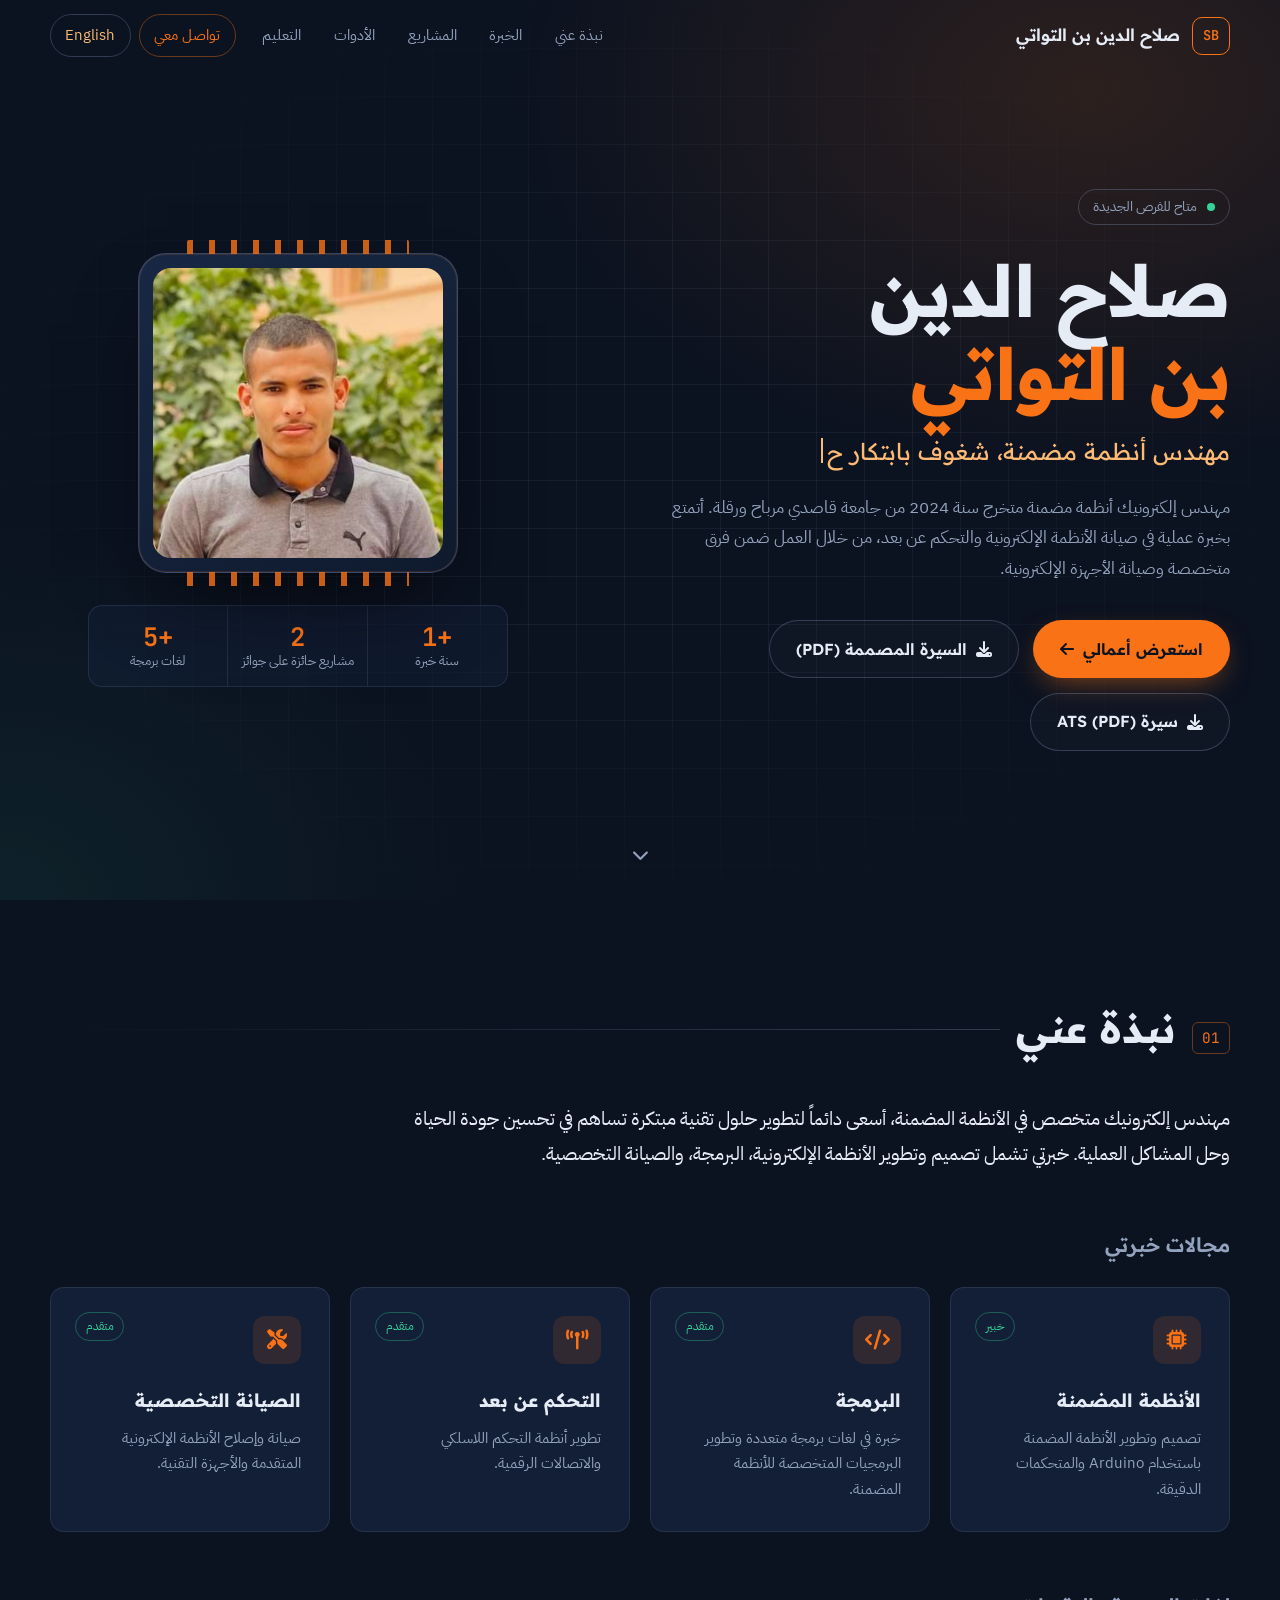
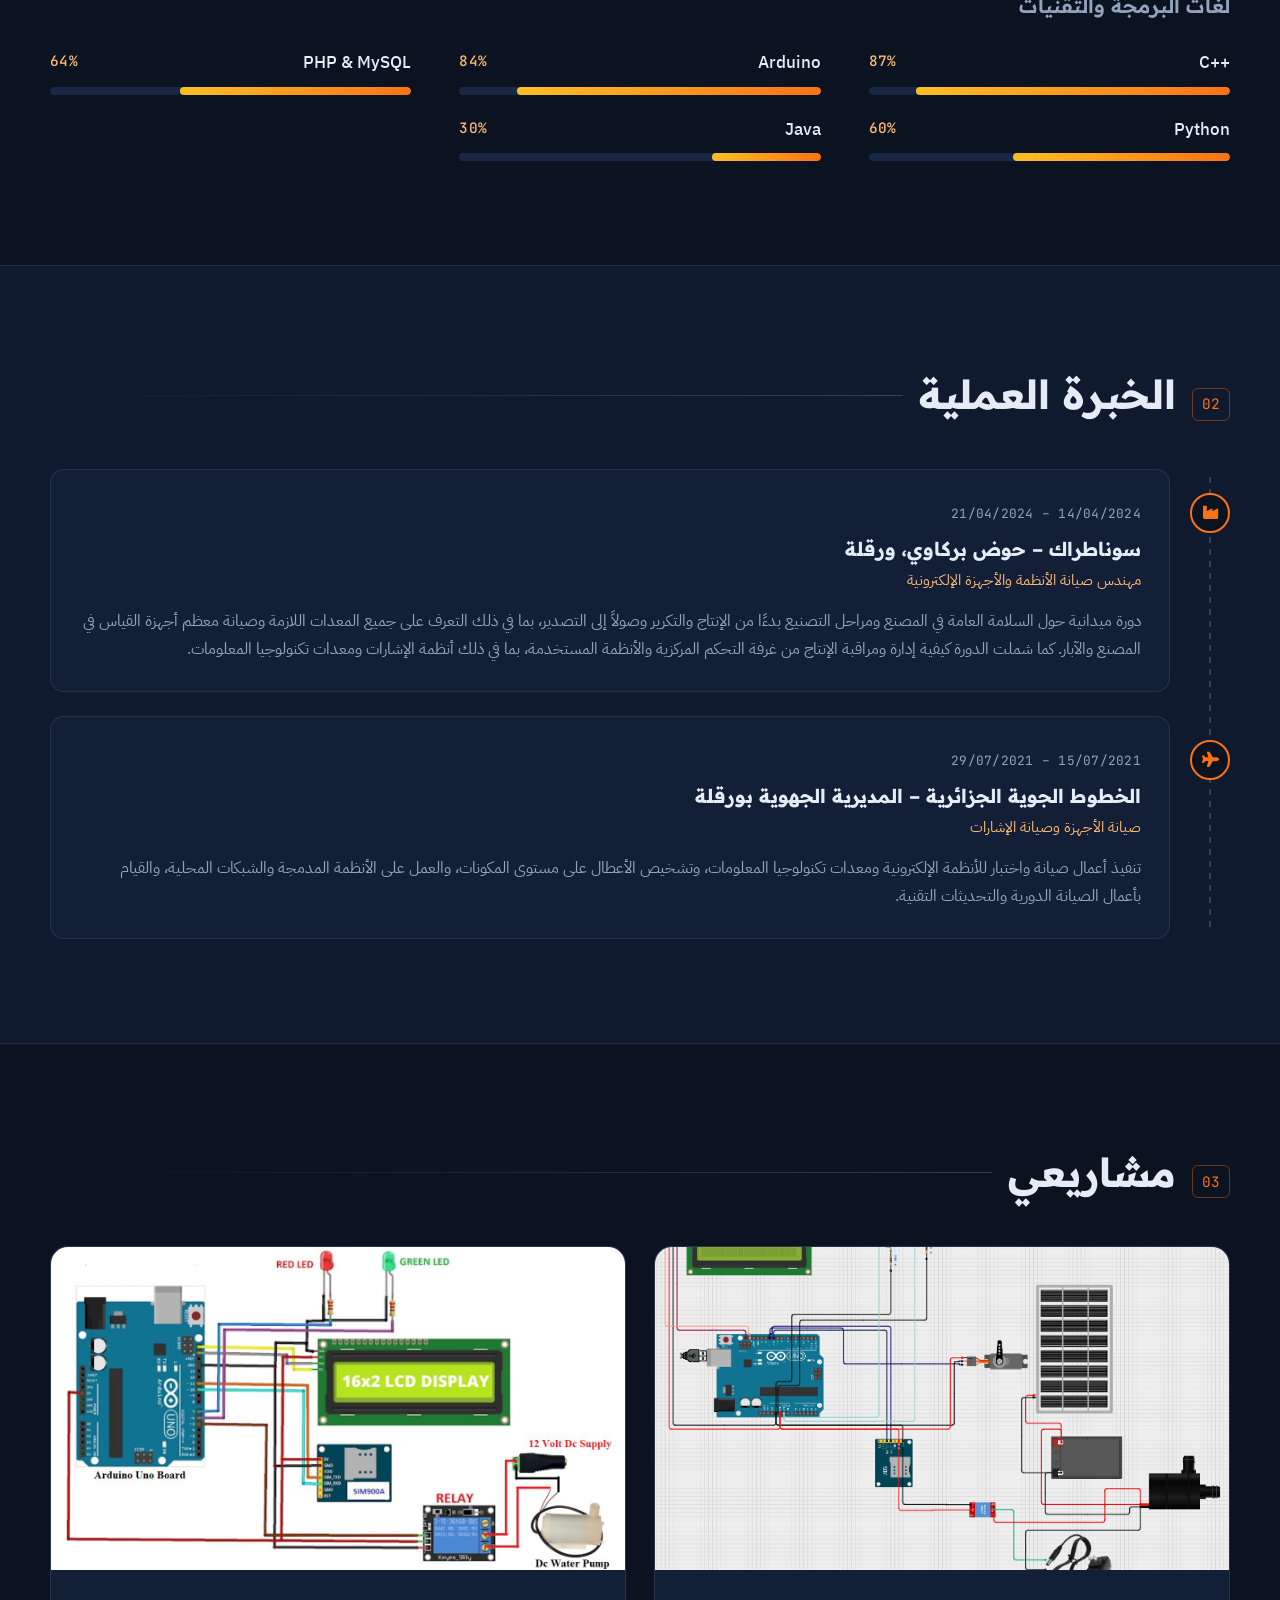
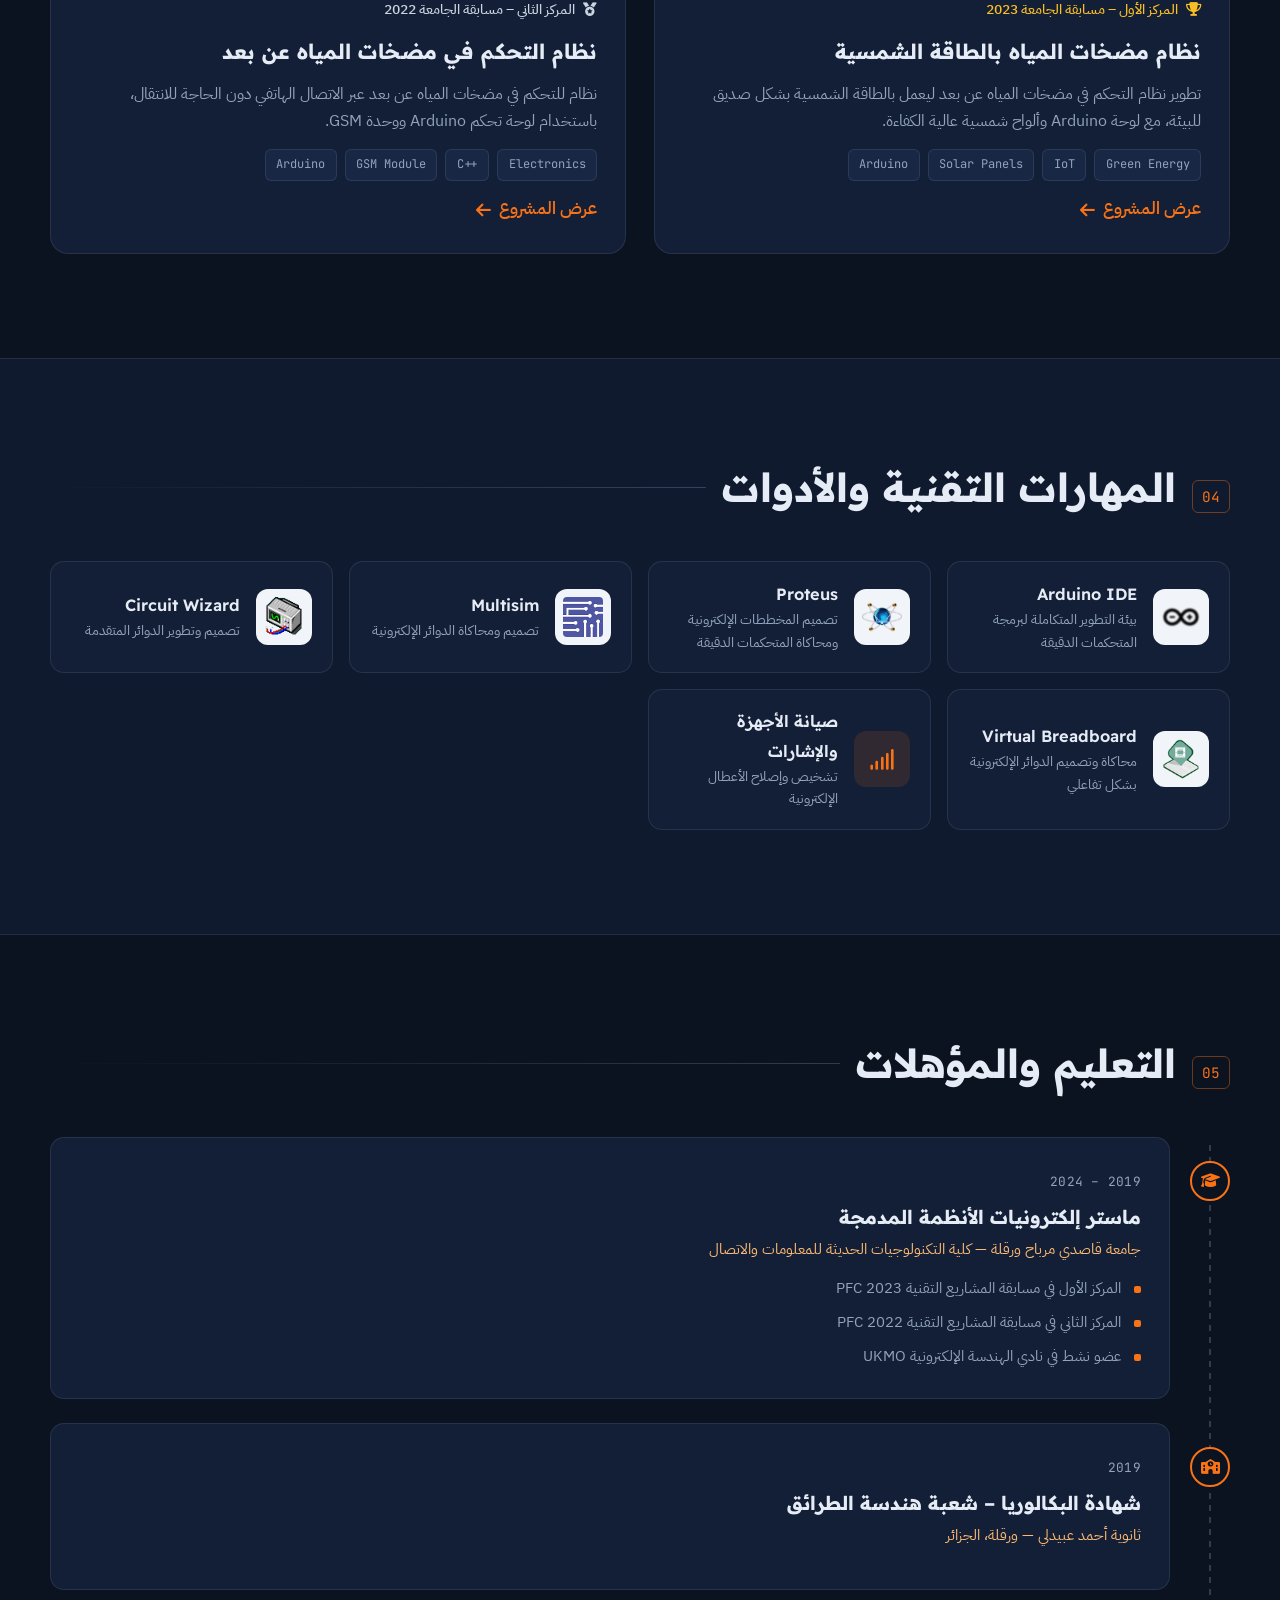
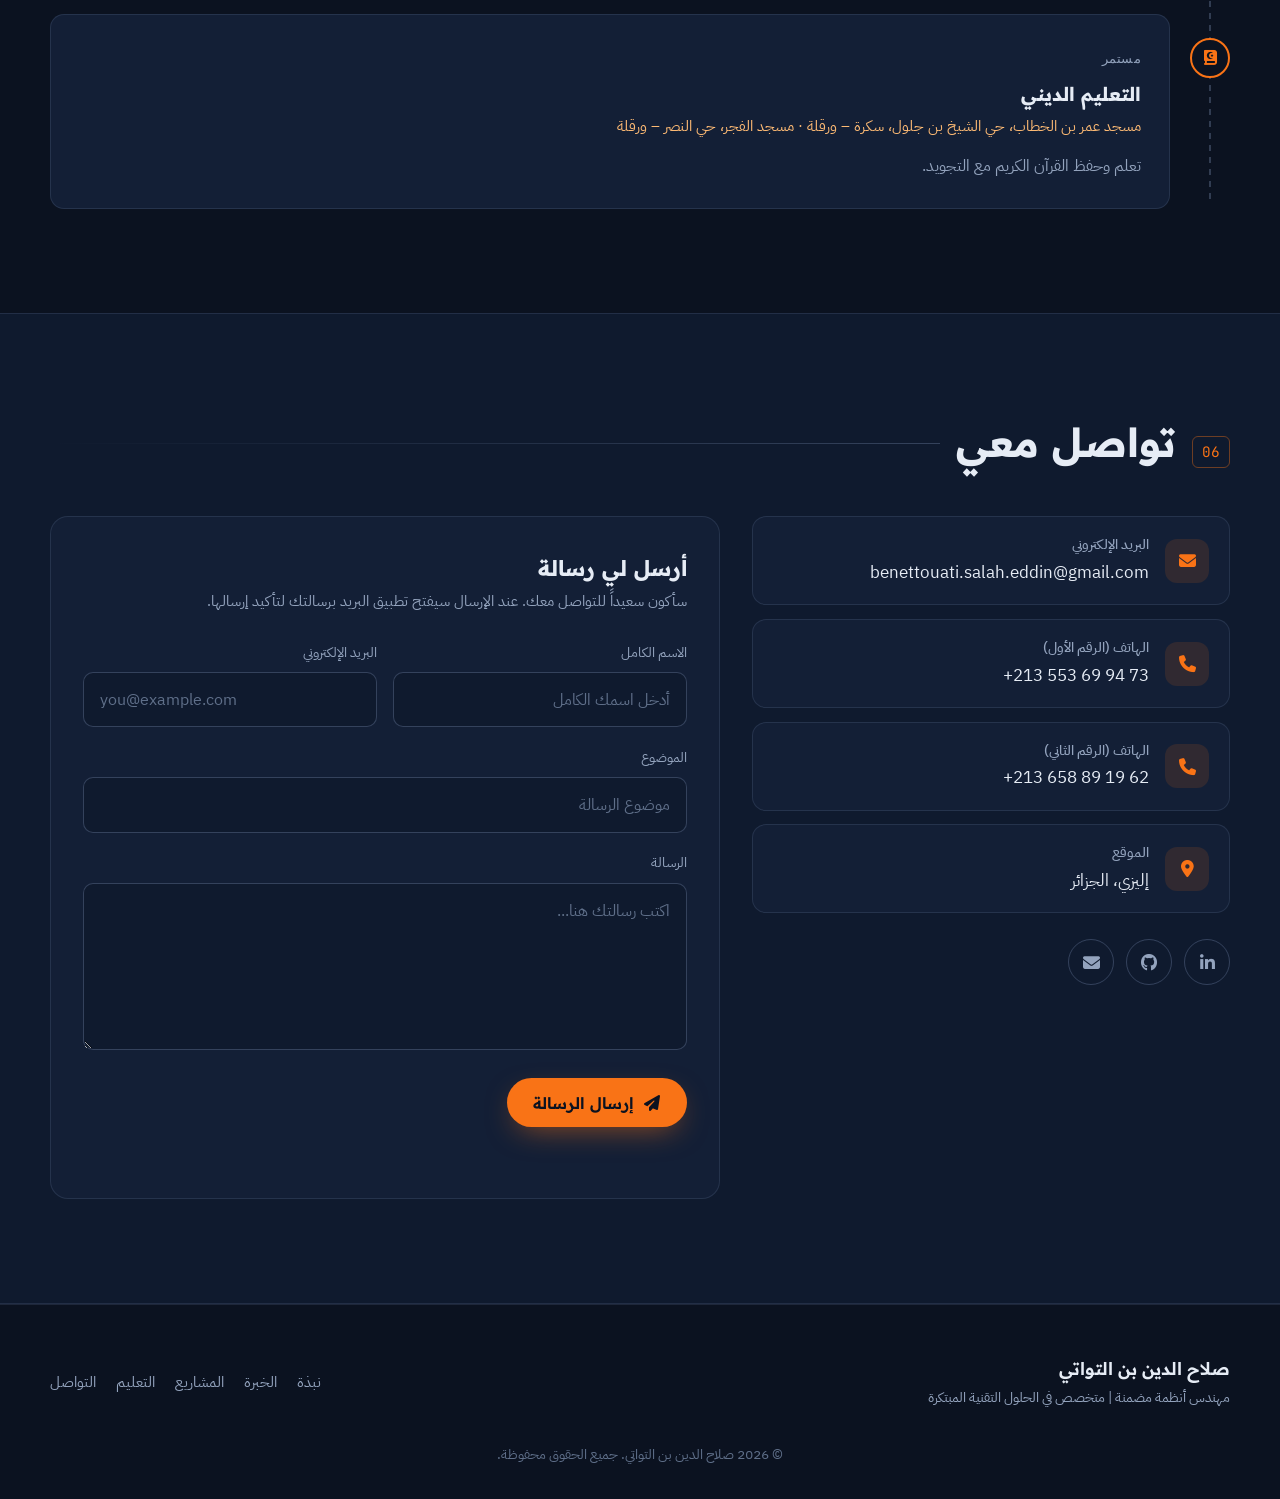
<file: index.html>
<!DOCTYPE html>
<html lang="ar" dir="rtl">
<head>
    <meta charset="UTF-8">
    <meta name="viewport" content="width=device-width, initial-scale=1.0">
    <title>صلاح الدين بن التواتي | مهندس أنظمة مضمنة</title>
    <meta name="description" content="صلاح الدين بن التواتي، مهندس إلكترونيك أنظمة مضمنة من الجزائر. خبرة في Arduino والتحكم عن بعد وصيانة الأنظمة الإلكترونية، ومشاريع حائزة على جوائز جامعية.">
    <meta name="keywords" content="مهندس إلكترونيك، أنظمة مضمنة، Arduino، GSM، التحكم عن بعد، صيانة إلكترونية، ورقلة، إليزي، الجزائر">
    <meta name="author" content="صلاح الدين بن التواتي">
    <meta name="theme-color" content="#0b1220">

    <!-- Open Graph / social sharing -->
    <meta property="og:type" content="website">
    <meta property="og:locale" content="ar_DZ">
    <meta property="og:title" content="صلاح الدين بن التواتي | مهندس أنظمة مضمنة">
    <meta property="og:description" content="مهندس إلكترونيك أنظمة مضمنة، شغوف بابتكار حلول تقنية ذكية في التحكم عن بعد والطاقة الشمسية.">
    <meta property="og:image" content="images/profile.png">
    <meta name="twitter:card" content="summary">

    <link rel="icon" href="data:image/svg+xml,%3Csvg xmlns='http://www.w3.org/2000/svg' viewBox='0 0 64 64'%3E%3Crect width='64' height='64' rx='14' fill='%230b1220'/%3E%3Ctext x='32' y='43' font-family='Arial' font-weight='700' font-size='30' fill='%23f97316' text-anchor='middle'%3ESB%3C/text%3E%3C/svg%3E">

    <!-- Fonts -->
    <link rel="preconnect" href="https://fonts.googleapis.com">
    <link rel="preconnect" href="https://fonts.gstatic.com" crossorigin>
    <link href="https://fonts.googleapis.com/css2?family=IBM+Plex+Sans+Arabic:wght@300;400;500;600&family=JetBrains+Mono:wght@400;600&family=Readex+Pro:wght@400;600;700&display=swap" rel="stylesheet">

    <!-- Font Awesome -->
    <link rel="stylesheet" href="https://cdnjs.cloudflare.com/ajax/libs/font-awesome/6.5.2/css/all.min.css" crossorigin="anonymous" referrerpolicy="no-referrer">

    <link rel="stylesheet" href="css/main.css">
    <script>document.documentElement.classList.add('js');</script>

    <script type="application/ld+json">
    {
        "@context": "https://schema.org",
        "@type": "Person",
        "name": "صلاح الدين بن التواتي",
        "alternateName": "Salah Eddine Benettouati",
        "jobTitle": "مهندس أنظمة مضمنة",
        "email": "mailto:benettouati.salah.eddin@gmail.com",
        "alumniOf": "جامعة قاصدي مرباح ورقلة",
        "address": { "@type": "PostalAddress", "addressLocality": "إليزي", "addressCountry": "DZ" },
        "sameAs": [
            "https://www.linkedin.com/in/salah-eddin-benettouati-98a101310/",
            "https://github.com/salah-eddine-program"
        ]
    }
    </script>
</head>

<body>
    <a class="skip-link" href="#main">تخطَّ إلى المحتوى</a>

    <!-- Navigation -->
    <header class="navbar" id="navbar">
        <nav class="nav-container" aria-label="القائمة الرئيسية">
            <a href="#home" class="nav-logo" aria-label="الصفحة الرئيسية">
                <span class="logo-mark">SB</span>
                <span class="logo-text">صلاح الدين بن التواتي</span>
            </a>
            <button class="hamburger" type="button" aria-label="فتح القائمة" aria-expanded="false" aria-controls="nav-menu">
                <span class="bar"></span>
                <span class="bar"></span>
                <span class="bar"></span>
            </button>
            <ul class="nav-menu" id="nav-menu">
                <li><a href="#about" class="nav-link">نبذة عني</a></li>
                <li><a href="#experience" class="nav-link">الخبرة</a></li>
                <li><a href="#projects" class="nav-link">المشاريع</a></li>
                <li><a href="#tools" class="nav-link">الأدوات</a></li>
                <li><a href="#education" class="nav-link">التعليم</a></li>
                <li><a href="#contact" class="nav-link nav-cta">تواصل معي</a></li>
                <li><a href="en/index.html" class="nav-link language-toggle" lang="en" hreflang="en" aria-label="Switch to English">English</a></li>
            </ul>
        </nav>
    </header>

    <main id="main">
        <!-- Hero -->
        <section id="home" class="hero">
            <div class="hero-grid" aria-hidden="true"></div>
            <div class="container hero-inner">
                <div class="hero-text">
                    <p class="eyebrow"><span class="status-dot"></span> متاح للفرص الجديدة</p>
                    <h1 class="hero-title">صلاح الدين <span>بن التواتي</span></h1>
                    <p class="hero-subtitle">مهندس أنظمة مضمنة، شغوف بابتكار حلول تقنية ذكية</p>
                    <p class="hero-description">
                        مهندس إلكترونيك أنظمة مضمنة متخرج سنة 2024 من جامعة قاصدي مرباح ورقلة.
                        أتمتع بخبرة عملية في صيانة الأنظمة الإلكترونية والتحكم عن بعد،
                        من خلال العمل ضمن فرق متخصصة وصيانة الأجهزة الإلكترونية.
                    </p>
                    <div class="hero-buttons">
                        <a href="#projects" class="btn btn-primary">استعرض أعمالي <i class="fas fa-arrow-left" aria-hidden="true"></i></a>
                        <a href="cv/Salah-Eddine-Benettouati-CV.pdf" download="Salah_Eddine_Benettouati_Resume_Designed.pdf" class="btn btn-ghost">
                            <i class="fas fa-download" aria-hidden="true"></i> السيرة المصممة (PDF)
                        </a>
                        <a href="cv/Salah-Eddine-Benettouati-ATS.pdf" download="Salah_Eddine_Benettouati_Resume_ATS.pdf" class="btn btn-ghost">
                            <i class="fas fa-download" aria-hidden="true"></i> سيرة ATS (PDF)
                        </a>
                    </div>
                </div>

                <div class="hero-visual">
                    <div class="chip">
                        <span class="pins pins-top" aria-hidden="true"></span>
                        <span class="pins pins-bottom" aria-hidden="true"></span>
                        <img src="images/profile.png" alt="صورة صلاح الدين بن التواتي" width="367" height="371" fetchpriority="high">
                    </div>
                    <dl class="hero-stats">
                        <div><dt>سنة خبرة</dt><dd>+1</dd></div>
                        <div><dt>مشاريع حائزة على جوائز</dt><dd>2</dd></div>
                        <div><dt>لغات برمجة</dt><dd>+5</dd></div>
                    </dl>
                </div>
            </div>
            <a href="#about" class="scroll-indicator" aria-label="انتقل إلى نبذة عني"><i class="fas fa-chevron-down" aria-hidden="true"></i></a>
        </section>

        <!-- About -->
        <section id="about" class="section">
            <div class="container">
                <header class="section-head">
                    <span class="section-index">01</span>
                    <h2 class="section-title">نبذة عني</h2>
                </header>

                <p class="lead reveal">
                    مهندس إلكترونيك متخصص في الأنظمة المضمنة، أسعى دائماً لتطوير حلول تقنية مبتكرة
                    تساهم في تحسين جودة الحياة وحل المشاكل العملية. خبرتي تشمل تصميم وتطوير
                    الأنظمة الإلكترونية، البرمجة، والصيانة التخصصية.
                </p>

                <h3 class="sub-title">مجالات خبرتي</h3>
                <div class="cards-grid">
                    <article class="card reveal">
                        <div class="card-icon"><i class="fas fa-microchip" aria-hidden="true"></i></div>
                        <h4>الأنظمة المضمنة</h4>
                        <p>تصميم وتطوير الأنظمة المضمنة باستخدام Arduino والمتحكمات الدقيقة.</p>
                        <span class="badge">خبير</span>
                    </article>
                    <article class="card reveal">
                        <div class="card-icon"><i class="fas fa-code" aria-hidden="true"></i></div>
                        <h4>البرمجة</h4>
                        <p>خبرة في لغات برمجة متعددة وتطوير البرمجيات المتخصصة للأنظمة المضمنة.</p>
                        <span class="badge">متقدم</span>
                    </article>
                    <article class="card reveal">
                        <div class="card-icon"><i class="fas fa-tower-broadcast" aria-hidden="true"></i></div>
                        <h4>التحكم عن بعد</h4>
                        <p>تطوير أنظمة التحكم اللاسلكي والاتصالات الرقمية.</p>
                        <span class="badge">متقدم</span>
                    </article>
                    <article class="card reveal">
                        <div class="card-icon"><i class="fas fa-screwdriver-wrench" aria-hidden="true"></i></div>
                        <h4>الصيانة التخصصية</h4>
                        <p>صيانة وإصلاح الأنظمة الإلكترونية المتقدمة والأجهزة التقنية.</p>
                        <span class="badge">متقدم</span>
                    </article>
                </div>

                <h3 class="sub-title">لغات البرمجة والتقنيات</h3>
                <ul class="languages" aria-label="مستوى إتقان لغات البرمجة">
                    <li class="language">
                        <div class="language-header"><span dir="ltr">C++</span><span class="mono">87%</span></div>
                        <div class="meter" role="progressbar" aria-label="C++" aria-valuenow="87" aria-valuemin="0" aria-valuemax="100"><span style="--value: 87%"></span></div>
                    </li>
                    <li class="language">
                        <div class="language-header"><span dir="ltr">Arduino</span><span class="mono">84%</span></div>
                        <div class="meter" role="progressbar" aria-label="Arduino" aria-valuenow="84" aria-valuemin="0" aria-valuemax="100"><span style="--value: 84%"></span></div>
                    </li>
                    <li class="language">
                        <div class="language-header"><span dir="ltr">PHP &amp; MySQL</span><span class="mono">64%</span></div>
                        <div class="meter" role="progressbar" aria-label="PHP و MySQL" aria-valuenow="64" aria-valuemin="0" aria-valuemax="100"><span style="--value: 64%"></span></div>
                    </li>
                    <li class="language">
                        <div class="language-header"><span dir="ltr">Python</span><span class="mono">60%</span></div>
                        <div class="meter" role="progressbar" aria-label="Python" aria-valuenow="60" aria-valuemin="0" aria-valuemax="100"><span style="--value: 60%"></span></div>
                    </li>
                    <li class="language">
                        <div class="language-header"><span dir="ltr">Java</span><span class="mono">30%</span></div>
                        <div class="meter" role="progressbar" aria-label="Java" aria-valuenow="30" aria-valuemin="0" aria-valuemax="100"><span style="--value: 30%"></span></div>
                    </li>
                </ul>
            </div>
        </section>

        <!-- Experience -->
        <section id="experience" class="section section-alt">
            <div class="container">
                <header class="section-head">
                    <span class="section-index">02</span>
                    <h2 class="section-title">الخبرة العملية</h2>
                </header>

                <ol class="timeline">
                    <li class="timeline-item reveal">
                        <div class="timeline-marker"><i class="fas fa-industry" aria-hidden="true"></i></div>
                        <div class="timeline-content">
                            <span class="period mono">14/04/2024 – 21/04/2024</span>
                            <h3>سوناطراك – حوض بركاوي، ورقلة</h3>
                            <p class="role">مهندس صيانة الأنظمة والأجهزة الإلكترونية</p>
                            <p>دورة ميدانية حول السلامة العامة في المصنع ومراحل التصنيع بدءًا من الإنتاج والتكرير وصولاً إلى التصدير، بما في ذلك التعرف على جميع المعدات اللازمة وصيانة معظم أجهزة القياس في المصنع والآبار. كما شملت الدورة كيفية إدارة ومراقبة الإنتاج من غرفة التحكم المركزية والأنظمة المستخدمة، بما في ذلك أنظمة الإشارات ومعدات تكنولوجيا المعلومات.</p>
                        </div>
                    </li>
                    <li class="timeline-item reveal">
                        <div class="timeline-marker"><i class="fas fa-plane" aria-hidden="true"></i></div>
                        <div class="timeline-content">
                            <span class="period mono">15/07/2021 – 29/07/2021</span>
                            <h3>الخطوط الجوية الجزائرية – المديرية الجهوية بورقلة</h3>
                            <p class="role">صيانة الأجهزة وصيانة الإشارات</p>
                            <p>تنفيذ أعمال صيانة واختبار للأنظمة الإلكترونية ومعدات تكنولوجيا المعلومات، وتشخيص الأعطال على مستوى المكونات، والعمل على الأنظمة المدمجة والشبكات المحلية، والقيام بأعمال الصيانة الدورية والتحديثات التقنية.</p>
                        </div>
                    </li>
                </ol>
            </div>
        </section>

        <!-- Projects -->
        <section id="projects" class="section">
            <div class="container">
                <header class="section-head">
                    <span class="section-index">03</span>
                    <h2 class="section-title">مشاريعي</h2>
                </header>

                <div class="projects-grid">
                    <article class="project-card reveal">
                        <a href="project/solar-pump.html" class="project-image" tabindex="-1" aria-hidden="true">
                            <img src="images/solar-system.png" alt="" width="712" height="495" loading="lazy" decoding="async">
                        </a>
                        <div class="project-content">
                            <p class="project-award gold"><i class="fas fa-trophy" aria-hidden="true"></i> المركز الأول – مسابقة الجامعة 2023</p>
                            <h3><a href="project/solar-pump.html">نظام مضخات المياه بالطاقة الشمسية</a></h3>
                            <p>تطوير نظام التحكم في مضخات المياه عن بعد ليعمل بالطاقة الشمسية بشكل صديق للبيئة، مع لوحة Arduino وألواح شمسية عالية الكفاءة.</p>
                            <ul class="tags" dir="ltr">
                                <li>Arduino</li><li>Solar Panels</li><li>IoT</li><li>Green Energy</li>
                            </ul>
                            <a href="project/solar-pump.html" class="link-arrow">عرض المشروع <i class="fas fa-arrow-left" aria-hidden="true"></i></a>
                        </div>
                    </article>

                    <article class="project-card reveal">
                        <a href="project/control-pump.html" class="project-image" tabindex="-1" aria-hidden="true">
                            <img src="images/control-system.jpg" alt="" width="1280" height="720" loading="lazy" decoding="async">
                        </a>
                        <div class="project-content">
                            <p class="project-award silver"><i class="fas fa-medal" aria-hidden="true"></i> المركز الثاني – مسابقة الجامعة 2022</p>
                            <h3><a href="project/control-pump.html">نظام التحكم في مضخات المياه عن بعد</a></h3>
                            <p>نظام للتحكم في مضخات المياه عن بعد عبر الاتصال الهاتفي دون الحاجة للانتقال، باستخدام لوحة تحكم Arduino ووحدة GSM.</p>
                            <ul class="tags" dir="ltr">
                                <li>Arduino</li><li>GSM Module</li><li>C++</li><li>Electronics</li>
                            </ul>
                            <a href="project/control-pump.html" class="link-arrow">عرض المشروع <i class="fas fa-arrow-left" aria-hidden="true"></i></a>
                        </div>
                    </article>
                </div>
            </div>
        </section>

        <!-- Tools -->
        <section id="tools" class="section section-alt">
            <div class="container">
                <header class="section-head">
                    <span class="section-index">04</span>
                    <h2 class="section-title">المهارات التقنية والأدوات</h2>
                </header>

                <div class="tools-grid">
                    <div class="tool reveal">
                        <img src="images/arduino-ide-icon.png" alt="" width="64" height="64" loading="lazy">
                        <div><h3>Arduino IDE</h3><p>بيئة التطوير المتكاملة لبرمجة المتحكمات الدقيقة</p></div>
                    </div>
                    <div class="tool reveal">
                        <img src="images/proteus-icon.png" alt="" width="64" height="64" loading="lazy">
                        <div><h3>Proteus</h3><p>تصميم المخططات الإلكترونية ومحاكاة المتحكمات الدقيقة</p></div>
                    </div>
                    <div class="tool reveal">
                        <img src="images/multisim-icon.png" alt="" width="64" height="64" loading="lazy">
                        <div><h3>Multisim</h3><p>تصميم ومحاكاة الدوائر الإلكترونية</p></div>
                    </div>
                    <div class="tool reveal">
                        <img src="images/circuit-wizard-icon.png" alt="" width="64" height="64" loading="lazy">
                        <div><h3>Circuit Wizard</h3><p>تصميم وتطوير الدوائر المتقدمة</p></div>
                    </div>
                    <div class="tool reveal">
                        <img src="images/virtual-breadboard-icon.png" alt="" width="64" height="64" loading="lazy">
                        <div><h3>Virtual Breadboard</h3><p>محاكاة وتصميم الدوائر الإلكترونية بشكل تفاعلي</p></div>
                    </div>
                    <div class="tool reveal">
                        <span class="tool-icon"><i class="fas fa-signal" aria-hidden="true"></i></span>
                        <div><h3>صيانة الأجهزة والإشارات</h3><p>تشخيص وإصلاح الأعطال الإلكترونية</p></div>
                    </div>
                </div>
            </div>
        </section>

        <!-- Education -->
        <section id="education" class="section">
            <div class="container">
                <header class="section-head">
                    <span class="section-index">05</span>
                    <h2 class="section-title">التعليم والمؤهلات</h2>
                </header>

                <ol class="timeline">
                    <li class="timeline-item reveal">
                        <div class="timeline-marker"><i class="fas fa-graduation-cap" aria-hidden="true"></i></div>
                        <div class="timeline-content">
                            <span class="period mono">2019 – 2024</span>
                            <h3>ماستر إلكترونيات الأنظمة المدمجة</h3>
                            <p class="role">جامعة قاصدي مرباح ورقلة — كلية التكنولوجيات الحديثة للمعلومات والاتصال</p>
                            <ul class="achievements">
                                <li>المركز الأول في مسابقة المشاريع التقنية PFC 2023</li>
                                <li>المركز الثاني في مسابقة المشاريع التقنية PFC 2022</li>
                                <li>عضو نشط في نادي الهندسة الإلكترونية UKMO</li>
                            </ul>
                        </div>
                    </li>
                    <li class="timeline-item reveal">
                        <div class="timeline-marker"><i class="fas fa-school" aria-hidden="true"></i></div>
                        <div class="timeline-content">
                            <span class="period mono">2019</span>
                            <h3>شهادة البكالوريا – شعبة هندسة الطرائق</h3>
                            <p class="role">ثانوية أحمد عبيدلي — ورقلة، الجزائر</p>
                        </div>
                    </li>
                    <li class="timeline-item reveal">
                        <div class="timeline-marker"><i class="fas fa-book-quran" aria-hidden="true"></i></div>
                        <div class="timeline-content">
                            <span class="period mono">مستمر</span>
                            <h3>التعليم الديني</h3>
                            <p class="role">مسجد عمر بن الخطاب، حي الشيخ بن جلول، سكرة – ورقلة · مسجد الفجر، حي النصر – ورقلة</p>
                            <p>تعلم وحفظ القرآن الكريم مع التجويد.</p>
                        </div>
                    </li>
                </ol>
            </div>
        </section>

        <!-- Contact -->
        <section id="contact" class="section section-alt">
            <div class="container">
                <header class="section-head">
                    <span class="section-index">06</span>
                    <h2 class="section-title">تواصل معي</h2>
                </header>

                <div class="contact-content">
                    <div class="contact-info">
                        <a class="contact-item" href="mailto:benettouati.salah.eddin@gmail.com">
                            <span class="contact-icon"><i class="fas fa-envelope" aria-hidden="true"></i></span>
                            <span><strong>البريد الإلكتروني</strong><span dir="ltr">benettouati.salah.eddin@gmail.com</span></span>
                        </a>
                        <a class="contact-item" href="tel:+213553699473">
                            <span class="contact-icon"><i class="fas fa-phone" aria-hidden="true"></i></span>
                            <span><strong>الهاتف (الرقم الأول)</strong><span dir="ltr">+213 553 69 94 73</span></span>
                        </a>
                        <a class="contact-item" href="tel:+213658891962">
                            <span class="contact-icon"><i class="fas fa-phone" aria-hidden="true"></i></span>
                            <span><strong>الهاتف (الرقم الثاني)</strong><span dir="ltr">+213 658 89 19 62</span></span>
                        </a>
                        <div class="contact-item">
                            <span class="contact-icon"><i class="fas fa-location-dot" aria-hidden="true"></i></span>
                            <span><strong>الموقع</strong><span>إليزي، الجزائر</span></span>
                        </div>

                        <div class="social-icons">
                            <a href="https://www.linkedin.com/in/salah-eddin-benettouati-98a101310/" target="_blank" rel="noopener noreferrer" aria-label="لينكد إن"><i class="fab fa-linkedin-in" aria-hidden="true"></i></a>
                            <a href="https://github.com/salah-eddine-program" target="_blank" rel="noopener noreferrer" aria-label="جيتهاب"><i class="fab fa-github" aria-hidden="true"></i></a>
                            <a href="mailto:benettouati.salah.eddin@gmail.com" aria-label="البريد الإلكتروني"><i class="fas fa-envelope" aria-hidden="true"></i></a>
                        </div>
                    </div>

                    <form class="contact-form" id="contactForm" name="contact">
                        <h3>أرسل لي رسالة</h3>
                        <p class="form-intro">سأكون سعيداً للتواصل معك. عند الإرسال سيفتح تطبيق البريد برسالتك لتأكيد إرسالها.</p>

                        <div class="form-row">
                            <div class="form-group">
                                <label for="name">الاسم الكامل</label>
                                <input type="text" id="name" name="name" required autocomplete="name" placeholder="أدخل اسمك الكامل">
                            </div>
                            <div class="form-group">
                                <label for="email">البريد الإلكتروني</label>
                                <input type="email" id="email" name="email" required autocomplete="email" dir="ltr" placeholder="you@example.com">
                            </div>
                        </div>
                        <div class="form-group">
                            <label for="subject">الموضوع</label>
                            <input type="text" id="subject" name="subject" required placeholder="موضوع الرسالة">
                        </div>
                        <div class="form-group">
                            <label for="message">الرسالة</label>
                            <textarea id="message" name="message" rows="5" required placeholder="اكتب رسالتك هنا..."></textarea>
                        </div>

                        <button type="submit" class="btn btn-primary">
                            <i class="fas fa-paper-plane" aria-hidden="true"></i>
                            <span class="btn-label">إرسال الرسالة</span>
                        </button>
                        <p class="form-status" role="status" aria-live="polite"></p>
                    </form>
                </div>
            </div>
        </section>
    </main>

    <footer class="footer">
        <div class="container footer-content">
            <div>
                <p class="footer-name">صلاح الدين بن التواتي</p>
                <p>مهندس أنظمة مضمنة | متخصص في الحلول التقنية المبتكرة</p>
            </div>
            <nav class="footer-links" aria-label="روابط التذييل">
                <a href="#about">نبذة</a>
                <a href="#experience">الخبرة</a>
                <a href="#projects">المشاريع</a>
                <a href="#education">التعليم</a>
                <a href="#contact">التواصل</a>
            </nav>
        </div>
        <p class="footer-bottom">&copy; <span id="year">2026</span> صلاح الدين بن التواتي. جميع الحقوق محفوظة.</p>
    </footer>

    <script src="js/main.js" defer></script>
</body>
</html>
</file>
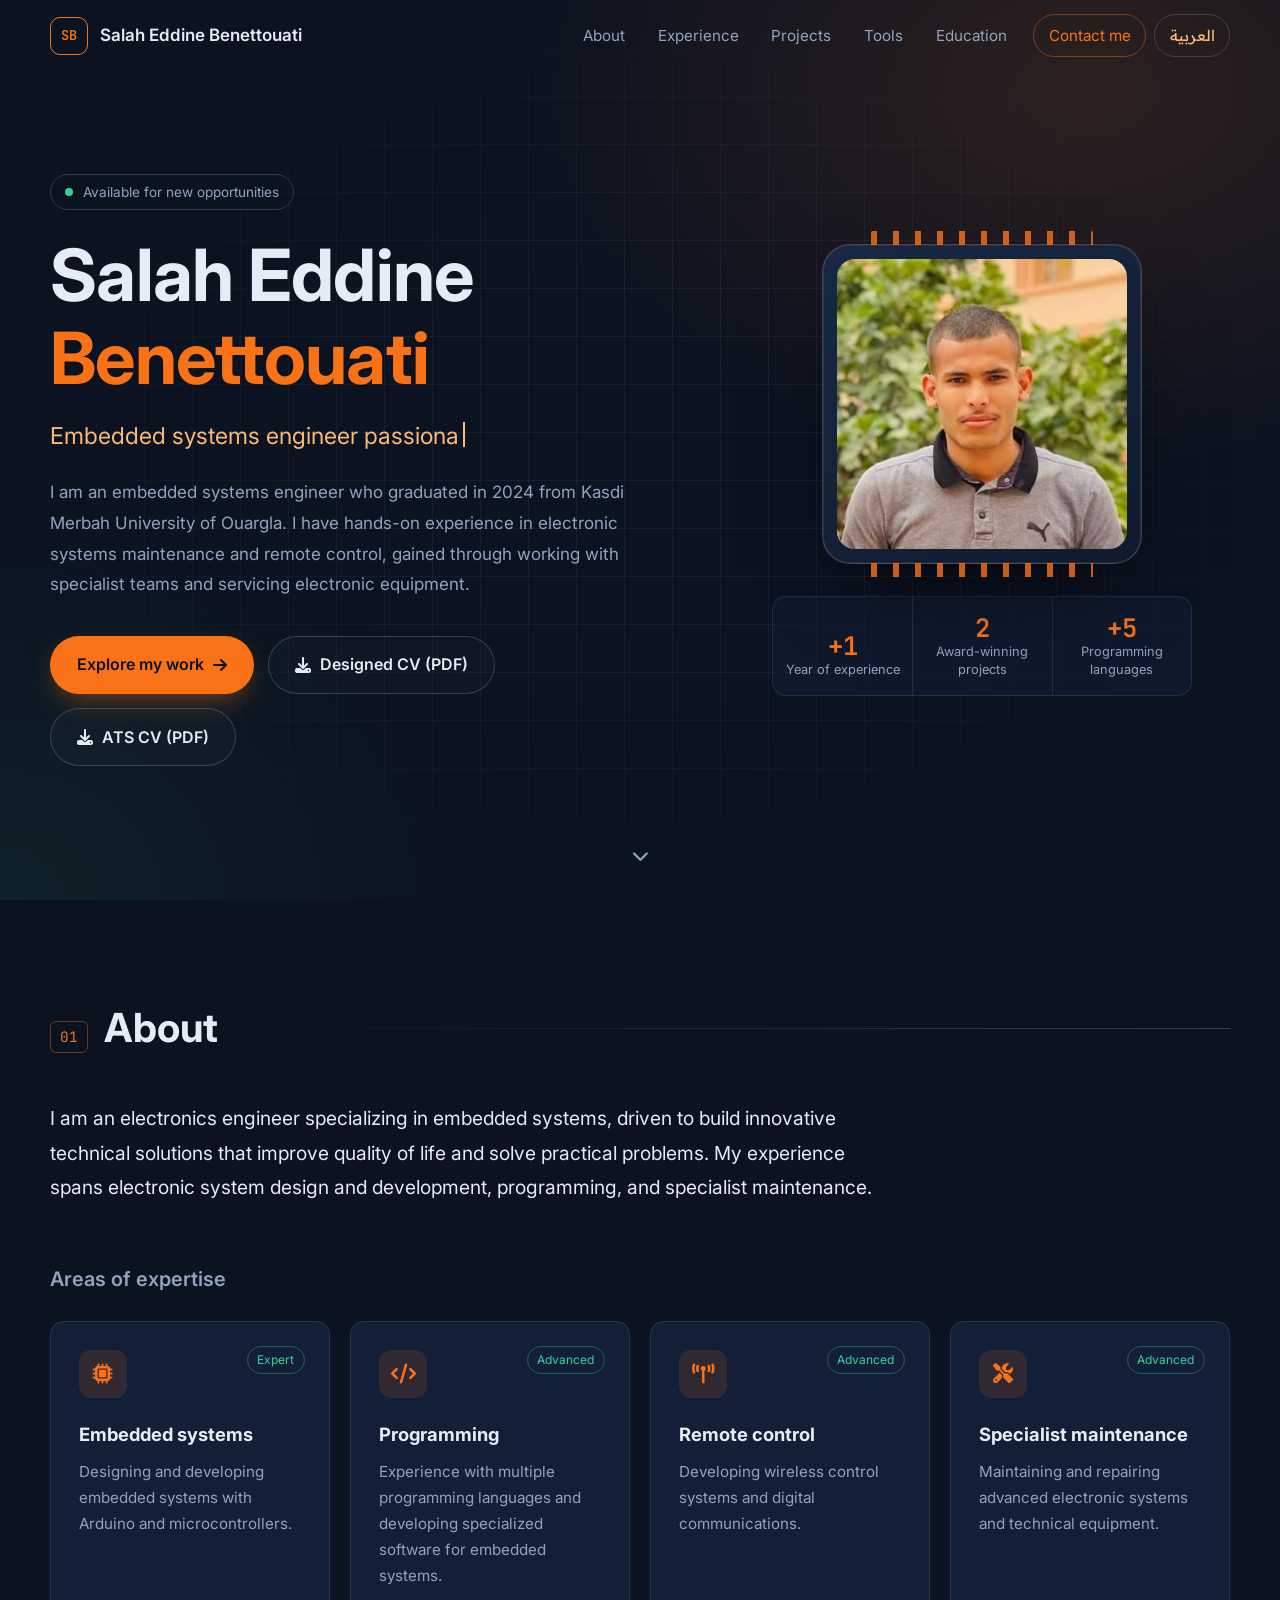
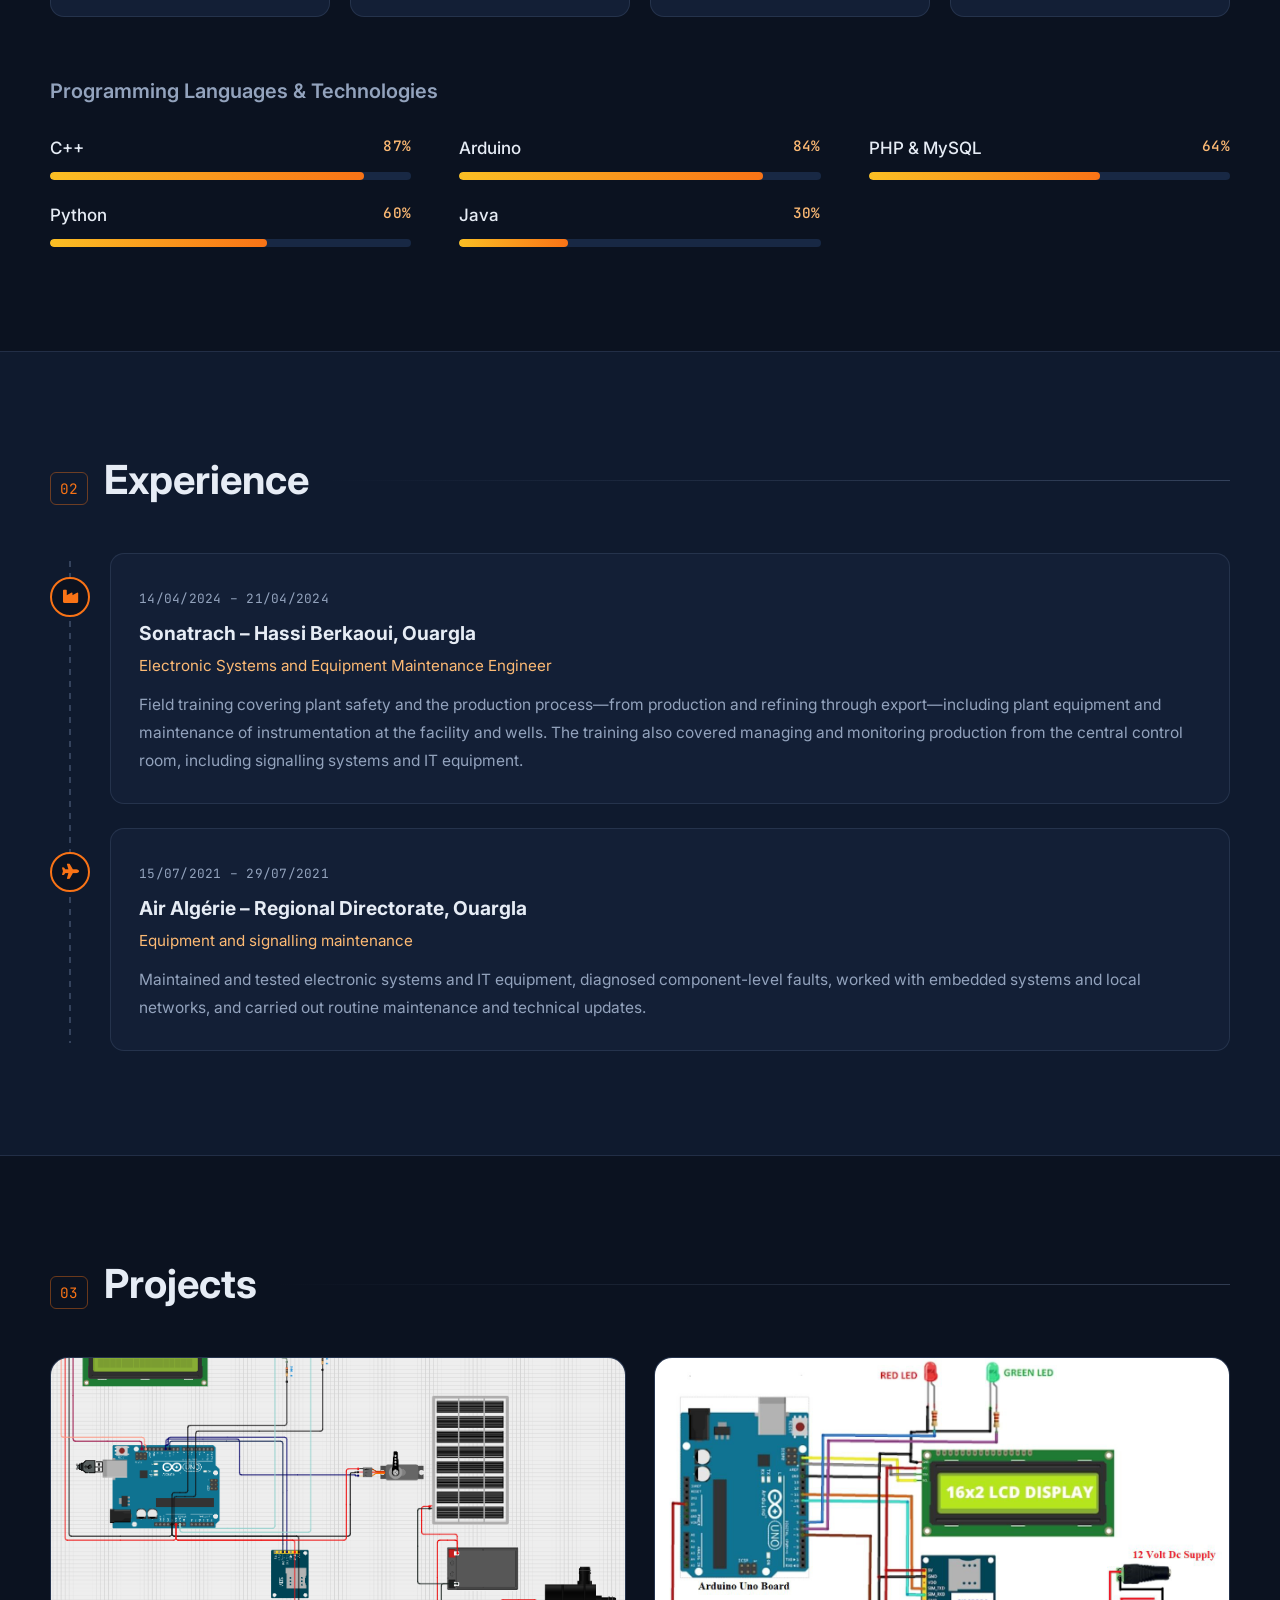
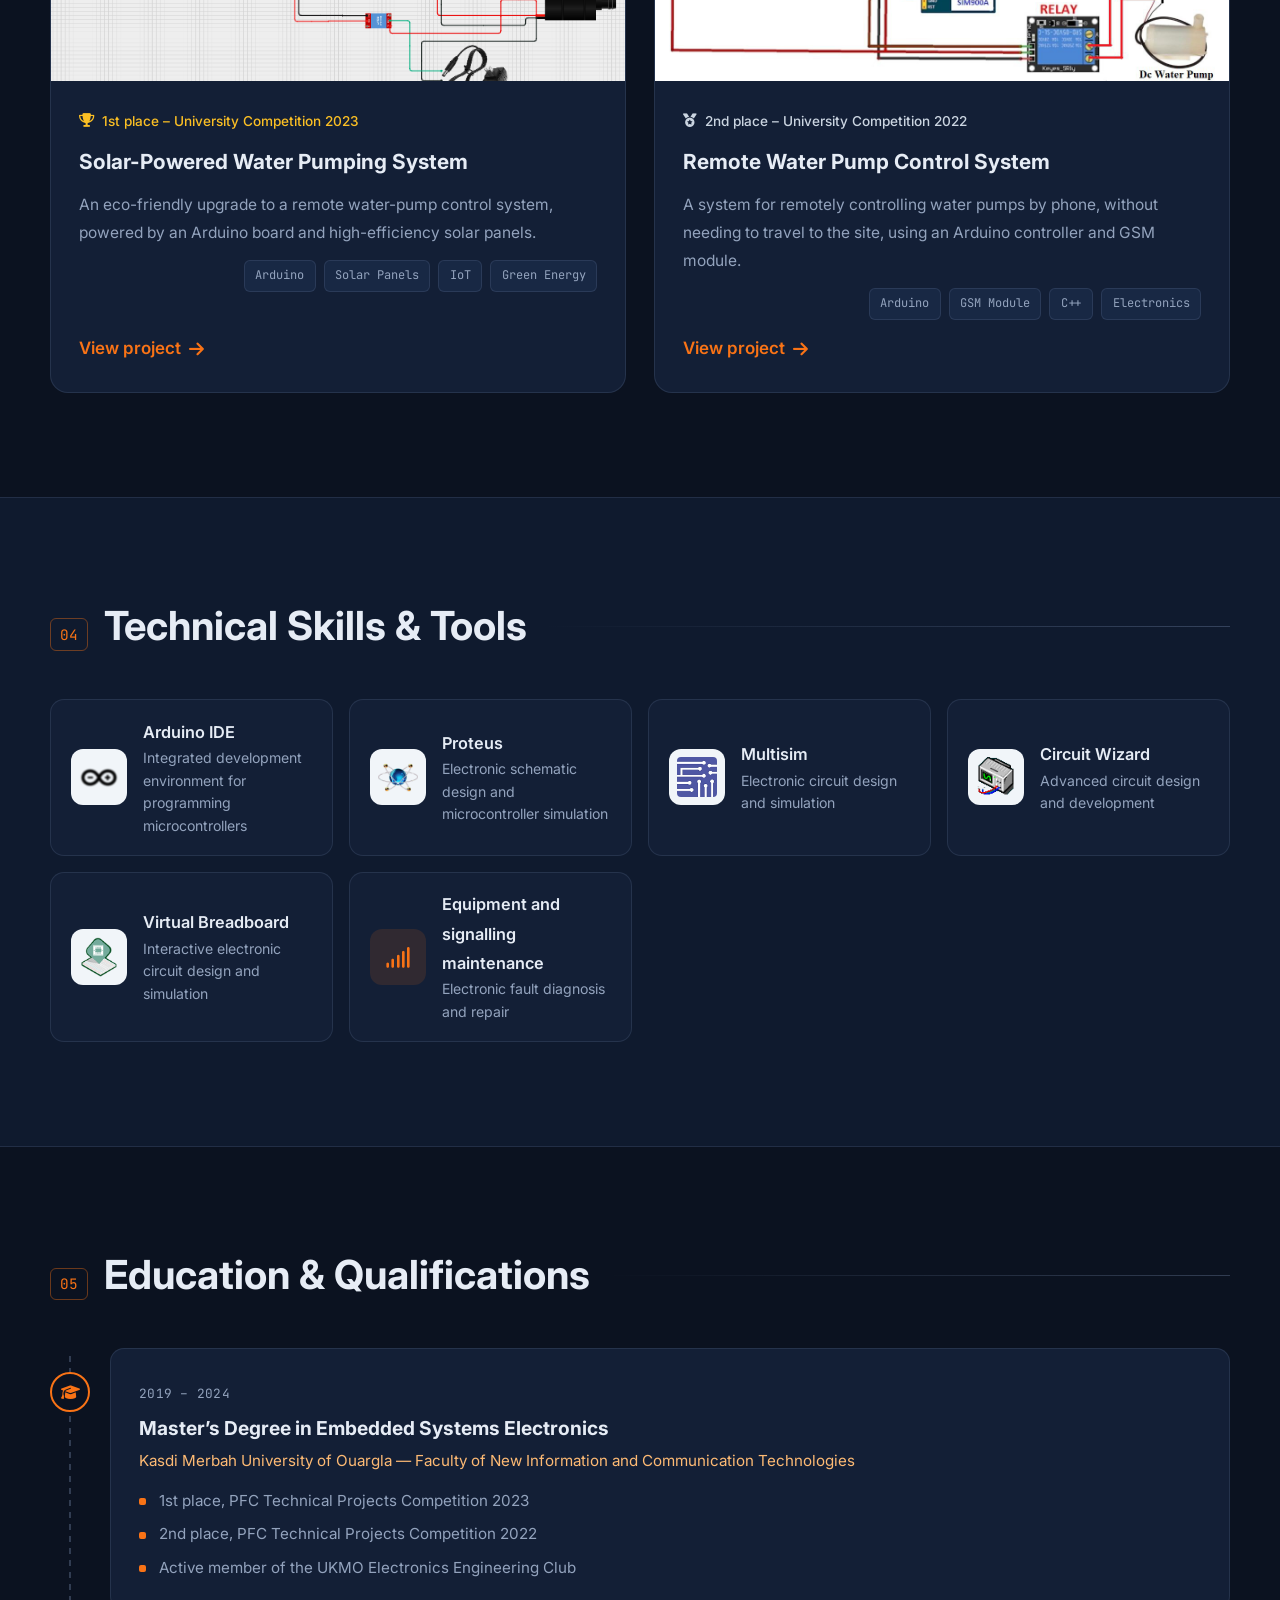
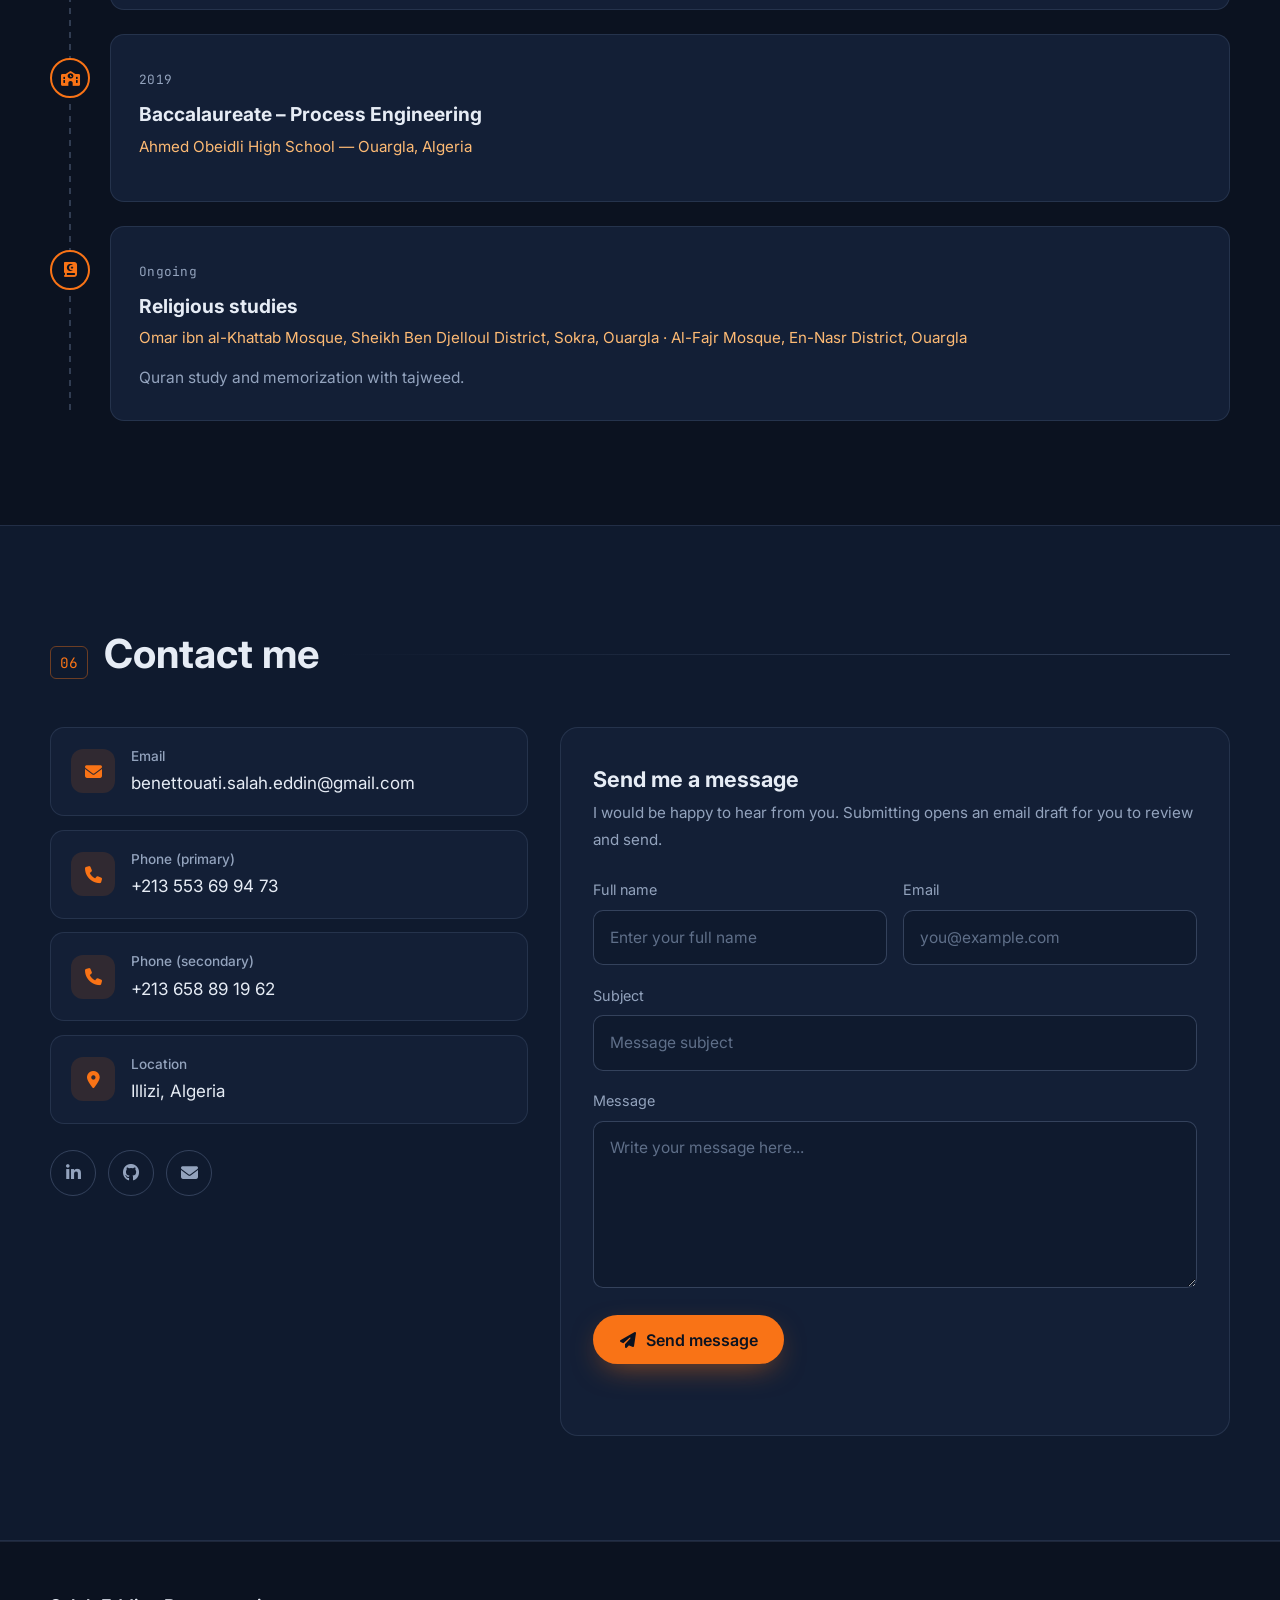
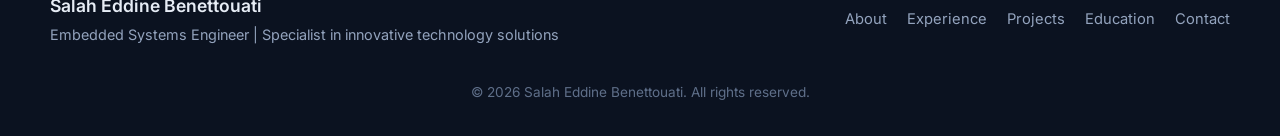
<file: en/index.html>
<!DOCTYPE html>
<html lang="en" dir="ltr">
<head>
    <meta charset="UTF-8">
    <meta name="viewport" content="width=device-width, initial-scale=1.0">
    <title>Salah Eddine Benettouati | Embedded Systems Engineer</title>
    <meta name="description" content="Salah Eddine Benettouati, an embedded systems engineer from Algeria with experience in Arduino, remote control and electronic systems maintenance, and award-winning university projects.">
    <meta name="keywords" content="Electronics engineer, embedded systems, Arduino, GSM, remote control, electronics maintenance, Ouargla, Illizi, Algeria">
    <meta name="author" content="Salah Eddine Benettouati">
    <meta name="theme-color" content="#0b1220">

    <!-- Open Graph / social sharing -->
    <meta property="og:type" content="website">
    <meta property="og:locale" content="en_US">
    <meta property="og:title" content="Salah Eddine Benettouati | Embedded Systems Engineer">
    <meta property="og:description" content="Embedded systems engineer passionate about creating smart technology solutions for remote control and solar energy.">
    <meta property="og:image" content="../images/profile.png">
    <meta name="twitter:card" content="summary">

    <link rel="icon" href="data:image/svg+xml,%3Csvg xmlns='http://www.w3.org/2000/svg' viewBox='0 0 64 64'%3E%3Crect width='64' height='64' rx='14' fill='%230b1220'/%3E%3Ctext x='32' y='43' font-family='Arial' font-weight='700' font-size='30' fill='%23f97316' text-anchor='middle'%3ESB%3C/text%3E%3C/svg%3E">

    <!-- Fonts -->
    <link rel="preconnect" href="https://fonts.googleapis.com">
    <link rel="preconnect" href="https://fonts.gstatic.com" crossorigin>
    <link href="https://fonts.googleapis.com/css2?family=Inter:wght@300;400;500;600;700&family=IBM+Plex+Sans+Arabic:wght@300;400;500;600&family=JetBrains+Mono:wght@400;600&family=Readex+Pro:wght@400;600;700&display=swap" rel="stylesheet">

    <!-- Font Awesome -->
    <link rel="stylesheet" href="https://cdnjs.cloudflare.com/ajax/libs/font-awesome/6.5.2/css/all.min.css" crossorigin="anonymous" referrerpolicy="no-referrer">

    <link rel="stylesheet" href="../css/main.css">
    <script>document.documentElement.classList.add('js');</script>

    <script type="application/ld+json">
    {
        "@context": "https://schema.org",
        "@type": "Person",
        "name": "Salah Eddine Benettouati",
        "alternateName": "Salah Eddine Benettouati",
        "jobTitle": "Embedded Systems Engineer",
        "email": "mailto:benettouati.salah.eddin@gmail.com",
        "alumniOf": "Kasdi Merbah University of Ouargla",
        "address": { "@type": "PostalAddress", "addressLocality": "Illizi", "addressCountry": "DZ" },
        "sameAs": [
            "https://www.linkedin.com/in/salah-eddin-benettouati-98a101310/",
            "https://github.com/salah-eddine-program"
        ]
    }
    </script>
</head>

<body>
    <a class="skip-link" href="#main">Skip to content</a>

    <!-- Navigation -->
    <header class="navbar" id="navbar">
        <nav class="nav-container" aria-label="Main navigation">
            <a href="#home" class="nav-logo" aria-label="Home page">
                <span class="logo-mark">SB</span>
                <span class="logo-text">Salah Eddine Benettouati</span>
            </a>
            <button class="hamburger" type="button" aria-label="Open menu" aria-expanded="false" aria-controls="nav-menu">
                <span class="bar"></span>
                <span class="bar"></span>
                <span class="bar"></span>
            </button>
            <ul class="nav-menu" id="nav-menu">
                <li><a href="#about" class="nav-link">About</a></li>
                <li><a href="#experience" class="nav-link">Experience</a></li>
                <li><a href="#projects" class="nav-link">Projects</a></li>
                <li><a href="#tools" class="nav-link">Tools</a></li>
                <li><a href="#education" class="nav-link">Education</a></li>
                <li><a href="#contact" class="nav-link nav-cta">Contact me</a></li>
                <li><a href="../index.html" class="nav-link language-toggle" lang="ar" hreflang="ar" aria-label="Switch to Arabic">العربية</a></li>
            </ul>
        </nav>
    </header>

    <main id="main">
        <!-- Hero -->
        <section id="home" class="hero">
            <div class="hero-grid" aria-hidden="true"></div>
            <div class="container hero-inner">
                <div class="hero-text">
                    <p class="eyebrow"><span class="status-dot"></span> Available for new opportunities</p>
                    <h1 class="hero-title">Salah Eddine <span>Benettouati</span></h1>
                    <p class="hero-subtitle">Embedded systems engineer passionate about building smart technology solutions</p>
                    <p class="hero-description">
                        I am an embedded systems engineer who graduated in 2024 from Kasdi Merbah University of Ouargla. I have hands-on experience in electronic systems maintenance and remote control, gained through working with specialist teams and servicing electronic equipment.
                    </p>
                    <div class="hero-buttons">
                        <a href="#projects" class="btn btn-primary">Explore my work <i class="fas fa-arrow-right" aria-hidden="true"></i></a>
                        <a href="../cv/Salah-Eddine-Benettouati-CV.pdf" download="Salah_Eddine_Benettouati_Resume_Designed.pdf" class="btn btn-ghost">
                            <i class="fas fa-download" aria-hidden="true"></i> Designed CV (PDF)
                        </a>
                        <a href="../cv/Salah-Eddine-Benettouati-ATS.pdf" download="Salah_Eddine_Benettouati_Resume_ATS.pdf" class="btn btn-ghost">
                            <i class="fas fa-download" aria-hidden="true"></i> ATS CV (PDF)
                        </a>
                    </div>
                </div>

                <div class="hero-visual">
                    <div class="chip">
                        <span class="pins pins-top" aria-hidden="true"></span>
                        <span class="pins pins-bottom" aria-hidden="true"></span>
                        <img src="../images/profile.png" alt="Photo of Salah Eddine Benettouati" width="367" height="371" fetchpriority="high">
                    </div>
                    <dl class="hero-stats">
                        <div><dt>Year of experience</dt><dd>+1</dd></div>
                        <div><dt>Award-winning projects</dt><dd>2</dd></div>
                        <div><dt>Programming languages</dt><dd>+5</dd></div>
                    </dl>
                </div>
            </div>
            <a href="#about" class="scroll-indicator" aria-label="Scroll to About"><i class="fas fa-chevron-down" aria-hidden="true"></i></a>
        </section>

        <!-- About -->
        <section id="about" class="section">
            <div class="container">
                <header class="section-head">
                    <span class="section-index">01</span>
                    <h2 class="section-title">About</h2>
                </header>

                <p class="lead reveal">
                    I am an electronics engineer specializing in embedded systems, driven to build innovative technical solutions that improve quality of life and solve practical problems. My experience spans electronic system design and development, programming, and specialist maintenance.
                </p>

                <h3 class="sub-title">Areas of expertise</h3>
                <div class="cards-grid">
                    <article class="card reveal">
                        <div class="card-icon"><i class="fas fa-microchip" aria-hidden="true"></i></div>
                        <h4>Embedded systems</h4>
                        <p>Designing and developing embedded systems with Arduino and microcontrollers.</p>
                        <span class="badge">Expert</span>
                    </article>
                    <article class="card reveal">
                        <div class="card-icon"><i class="fas fa-code" aria-hidden="true"></i></div>
                        <h4>Programming</h4>
                        <p>Experience with multiple programming languages and developing specialized software for embedded systems.</p>
                        <span class="badge">Advanced</span>
                    </article>
                    <article class="card reveal">
                        <div class="card-icon"><i class="fas fa-tower-broadcast" aria-hidden="true"></i></div>
                        <h4>Remote control</h4>
                        <p>Developing wireless control systems and digital communications.</p>
                        <span class="badge">Advanced</span>
                    </article>
                    <article class="card reveal">
                        <div class="card-icon"><i class="fas fa-screwdriver-wrench" aria-hidden="true"></i></div>
                        <h4>Specialist maintenance</h4>
                        <p>Maintaining and repairing advanced electronic systems and technical equipment.</p>
                        <span class="badge">Advanced</span>
                    </article>
                </div>

                <h3 class="sub-title">Programming Languages & Technologies</h3>
                <ul class="languages" aria-label="Programming proficiency levels">
                    <li class="language">
                        <div class="language-header"><span dir="ltr">C++</span><span class="mono">87%</span></div>
                        <div class="meter" role="progressbar" aria-label="C++" aria-valuenow="87" aria-valuemin="0" aria-valuemax="100"><span style="--value: 87%"></span></div>
                    </li>
                    <li class="language">
                        <div class="language-header"><span dir="ltr">Arduino</span><span class="mono">84%</span></div>
                        <div class="meter" role="progressbar" aria-label="Arduino" aria-valuenow="84" aria-valuemin="0" aria-valuemax="100"><span style="--value: 84%"></span></div>
                    </li>
                    <li class="language">
                        <div class="language-header"><span dir="ltr">PHP &amp; MySQL</span><span class="mono">64%</span></div>
                        <div class="meter" role="progressbar" aria-label="PHP and MySQL" aria-valuenow="64" aria-valuemin="0" aria-valuemax="100"><span style="--value: 64%"></span></div>
                    </li>
                    <li class="language">
                        <div class="language-header"><span dir="ltr">Python</span><span class="mono">60%</span></div>
                        <div class="meter" role="progressbar" aria-label="Python" aria-valuenow="60" aria-valuemin="0" aria-valuemax="100"><span style="--value: 60%"></span></div>
                    </li>
                    <li class="language">
                        <div class="language-header"><span dir="ltr">Java</span><span class="mono">30%</span></div>
                        <div class="meter" role="progressbar" aria-label="Java" aria-valuenow="30" aria-valuemin="0" aria-valuemax="100"><span style="--value: 30%"></span></div>
                    </li>
                </ul>
            </div>
        </section>

        <!-- Experience -->
        <section id="experience" class="section section-alt">
            <div class="container">
                <header class="section-head">
                    <span class="section-index">02</span>
                    <h2 class="section-title">Experience</h2>
                </header>

                <ol class="timeline">
                    <li class="timeline-item reveal">
                        <div class="timeline-marker"><i class="fas fa-industry" aria-hidden="true"></i></div>
                        <div class="timeline-content">
                            <span class="period mono">14/04/2024 – 21/04/2024</span>
                            <h3>Sonatrach – Hassi Berkaoui, Ouargla</h3>
                            <p class="role">Electronic Systems and Equipment Maintenance Engineer</p>
                            <p>Field training covering plant safety and the production process—from production and refining through export—including plant equipment and maintenance of instrumentation at the facility and wells. The training also covered managing and monitoring production from the central control room, including signalling systems and IT equipment.</p>
                        </div>
                    </li>
                    <li class="timeline-item reveal">
                        <div class="timeline-marker"><i class="fas fa-plane" aria-hidden="true"></i></div>
                        <div class="timeline-content">
                            <span class="period mono">15/07/2021 – 29/07/2021</span>
                            <h3>Air Algérie – Regional Directorate, Ouargla</h3>
                            <p class="role">Equipment and signalling maintenance</p>
                            <p>Maintained and tested electronic systems and IT equipment, diagnosed component-level faults, worked with embedded systems and local networks, and carried out routine maintenance and technical updates.</p>
                        </div>
                    </li>
                </ol>
            </div>
        </section>

        <!-- Projects -->
        <section id="projects" class="section">
            <div class="container">
                <header class="section-head">
                    <span class="section-index">03</span>
                    <h2 class="section-title">Projects</h2>
                </header>

                <div class="projects-grid">
                    <article class="project-card reveal">
                        <a href="project/solar-pump.html" class="project-image" tabindex="-1" aria-hidden="true">
                            <img src="../images/solar-system.png" alt="" width="712" height="495" loading="lazy" decoding="async">
                        </a>
                        <div class="project-content">
                            <p class="project-award gold"><i class="fas fa-trophy" aria-hidden="true"></i> 1st place – University Competition 2023</p>
                            <h3><a href="project/solar-pump.html">Solar-Powered Water Pumping System</a></h3>
                            <p>An eco-friendly upgrade to a remote water-pump control system, powered by an Arduino board and high-efficiency solar panels.</p>
                            <ul class="tags" dir="ltr">
                                <li>Arduino</li><li>Solar Panels</li><li>IoT</li><li>Green Energy</li>
                            </ul>
                            <a href="project/solar-pump.html" class="link-arrow">View project <i class="fas fa-arrow-right" aria-hidden="true"></i></a>
                        </div>
                    </article>

                    <article class="project-card reveal">
                        <a href="project/control-pump.html" class="project-image" tabindex="-1" aria-hidden="true">
                            <img src="../images/control-system.jpg" alt="" width="1280" height="720" loading="lazy" decoding="async">
                        </a>
                        <div class="project-content">
                            <p class="project-award silver"><i class="fas fa-medal" aria-hidden="true"></i> 2nd place – University Competition 2022</p>
                            <h3><a href="project/control-pump.html">Remote Water Pump Control System</a></h3>
                            <p>A system for remotely controlling water pumps by phone, without needing to travel to the site, using an Arduino controller and GSM module.</p>
                            <ul class="tags" dir="ltr">
                                <li>Arduino</li><li>GSM Module</li><li>C++</li><li>Electronics</li>
                            </ul>
                            <a href="project/control-pump.html" class="link-arrow">View project <i class="fas fa-arrow-right" aria-hidden="true"></i></a>
                        </div>
                    </article>
                </div>
            </div>
        </section>

        <!-- Tools -->
        <section id="tools" class="section section-alt">
            <div class="container">
                <header class="section-head">
                    <span class="section-index">04</span>
                    <h2 class="section-title">Technical Skills & Tools</h2>
                </header>

                <div class="tools-grid">
                    <div class="tool reveal">
                        <img src="../images/arduino-ide-icon.png" alt="" width="64" height="64" loading="lazy">
                        <div><h3>Arduino IDE</h3><p>Integrated development environment for programming microcontrollers</p></div>
                    </div>
                    <div class="tool reveal">
                        <img src="../images/proteus-icon.png" alt="" width="64" height="64" loading="lazy">
                        <div><h3>Proteus</h3><p>Electronic schematic design and microcontroller simulation</p></div>
                    </div>
                    <div class="tool reveal">
                        <img src="../images/multisim-icon.png" alt="" width="64" height="64" loading="lazy">
                        <div><h3>Multisim</h3><p>Electronic circuit design and simulation</p></div>
                    </div>
                    <div class="tool reveal">
                        <img src="../images/circuit-wizard-icon.png" alt="" width="64" height="64" loading="lazy">
                        <div><h3>Circuit Wizard</h3><p>Advanced circuit design and development</p></div>
                    </div>
                    <div class="tool reveal">
                        <img src="../images/virtual-breadboard-icon.png" alt="" width="64" height="64" loading="lazy">
                        <div><h3>Virtual Breadboard</h3><p>Interactive electronic circuit design and simulation</p></div>
                    </div>
                    <div class="tool reveal">
                        <span class="tool-icon"><i class="fas fa-signal" aria-hidden="true"></i></span>
                        <div><h3>Equipment and signalling maintenance</h3><p>Electronic fault diagnosis and repair</p></div>
                    </div>
                </div>
            </div>
        </section>

        <!-- Education -->
        <section id="education" class="section">
            <div class="container">
                <header class="section-head">
                    <span class="section-index">05</span>
                    <h2 class="section-title">Education & Qualifications</h2>
                </header>

                <ol class="timeline">
                    <li class="timeline-item reveal">
                        <div class="timeline-marker"><i class="fas fa-graduation-cap" aria-hidden="true"></i></div>
                        <div class="timeline-content">
                            <span class="period mono">2019 – 2024</span>
                            <h3>Master’s Degree in Embedded Systems Electronics</h3>
                            <p class="role">Kasdi Merbah University of Ouargla — Faculty of New Information and Communication Technologies</p>
                            <ul class="achievements">
                                <li>1st place, PFC Technical Projects Competition 2023</li>
                                <li>2nd place, PFC Technical Projects Competition 2022</li>
                                <li>Active member of the UKMO Electronics Engineering Club</li>
                            </ul>
                        </div>
                    </li>
                    <li class="timeline-item reveal">
                        <div class="timeline-marker"><i class="fas fa-school" aria-hidden="true"></i></div>
                        <div class="timeline-content">
                            <span class="period mono">2019</span>
                            <h3>Baccalaureate – Process Engineering</h3>
                            <p class="role">Ahmed Obeidli High School — Ouargla, Algeria</p>
                        </div>
                    </li>
                    <li class="timeline-item reveal">
                        <div class="timeline-marker"><i class="fas fa-book-quran" aria-hidden="true"></i></div>
                        <div class="timeline-content">
                            <span class="period mono">Ongoing</span>
                            <h3>Religious studies</h3>
                            <p class="role">Omar ibn al-Khattab Mosque, Sheikh Ben Djelloul District, Sokra, Ouargla · Al-Fajr Mosque, En-Nasr District, Ouargla</p>
                            <p>Quran study and memorization with tajweed.</p>
                        </div>
                    </li>
                </ol>
            </div>
        </section>

        <!-- Contact -->
        <section id="contact" class="section section-alt">
            <div class="container">
                <header class="section-head">
                    <span class="section-index">06</span>
                    <h2 class="section-title">Contact me</h2>
                </header>

                <div class="contact-content">
                    <div class="contact-info">
                        <a class="contact-item" href="mailto:benettouati.salah.eddin@gmail.com">
                            <span class="contact-icon"><i class="fas fa-envelope" aria-hidden="true"></i></span>
                            <span><strong>Email</strong><span dir="ltr">benettouati.salah.eddin@gmail.com</span></span>
                        </a>
                        <a class="contact-item" href="tel:+213553699473">
                            <span class="contact-icon"><i class="fas fa-phone" aria-hidden="true"></i></span>
                            <span><strong>Phone (primary)</strong><span dir="ltr">+213 553 69 94 73</span></span>
                        </a>
                        <a class="contact-item" href="tel:+213658891962">
                            <span class="contact-icon"><i class="fas fa-phone" aria-hidden="true"></i></span>
                            <span><strong>Phone (secondary)</strong><span dir="ltr">+213 658 89 19 62</span></span>
                        </a>
                        <div class="contact-item">
                            <span class="contact-icon"><i class="fas fa-location-dot" aria-hidden="true"></i></span>
                            <span><strong>Location</strong><span>Illizi, Algeria</span></span>
                        </div>

                        <div class="social-icons">
                            <a href="https://www.linkedin.com/in/salah-eddin-benettouati-98a101310/" target="_blank" rel="noopener noreferrer" aria-label="LinkedIn"><i class="fab fa-linkedin-in" aria-hidden="true"></i></a>
                            <a href="https://github.com/salah-eddine-program" target="_blank" rel="noopener noreferrer" aria-label="GitHub"><i class="fab fa-github" aria-hidden="true"></i></a>
                            <a href="mailto:benettouati.salah.eddin@gmail.com" aria-label="Email"><i class="fas fa-envelope" aria-hidden="true"></i></a>
                        </div>
                    </div>

                    <form class="contact-form" id="contactForm" name="contact">
                        <h3>Send me a message</h3>
                        <p class="form-intro">I would be happy to hear from you. Submitting opens an email draft for you to review and send.</p>

                        <div class="form-row">
                            <div class="form-group">
                                <label for="name">Full name</label>
                                <input type="text" id="name" name="name" required autocomplete="name" placeholder="Enter your full name">
                            </div>
                            <div class="form-group">
                                <label for="email">Email</label>
                                <input type="email" id="email" name="email" required autocomplete="email" dir="ltr" placeholder="you@example.com">
                            </div>
                        </div>
                        <div class="form-group">
                            <label for="subject">Subject</label>
                            <input type="text" id="subject" name="subject" required placeholder="Message subject">
                        </div>
                        <div class="form-group">
                            <label for="message">Message</label>
                            <textarea id="message" name="message" rows="5" required placeholder="Write your message here..."></textarea>
                        </div>

                        <button type="submit" class="btn btn-primary">
                            <i class="fas fa-paper-plane" aria-hidden="true"></i>
                            <span class="btn-label">Send message</span>
                        </button>
                        <p class="form-status" role="status" aria-live="polite"></p>
                    </form>
                </div>
            </div>
        </section>
    </main>

    <footer class="footer">
        <div class="container footer-content">
            <div>
                <p class="footer-name">Salah Eddine Benettouati</p>
                <p>Embedded Systems Engineer | Specialist in innovative technology solutions</p>
            </div>
            <nav class="footer-links" aria-label="Footer navigation">
                <a href="#about">About</a>
                <a href="#experience">Experience</a>
                <a href="#projects">Projects</a>
                <a href="#education">Education</a>
                <a href="#contact">Contact</a>
            </nav>
        </div>
        <p class="footer-bottom">&copy; <span id="year">2026</span> Salah Eddine Benettouati. All rights reserved.</p>
    </footer>

    <script src="../js/main.js" defer></script>
</body>
</html>
</file>
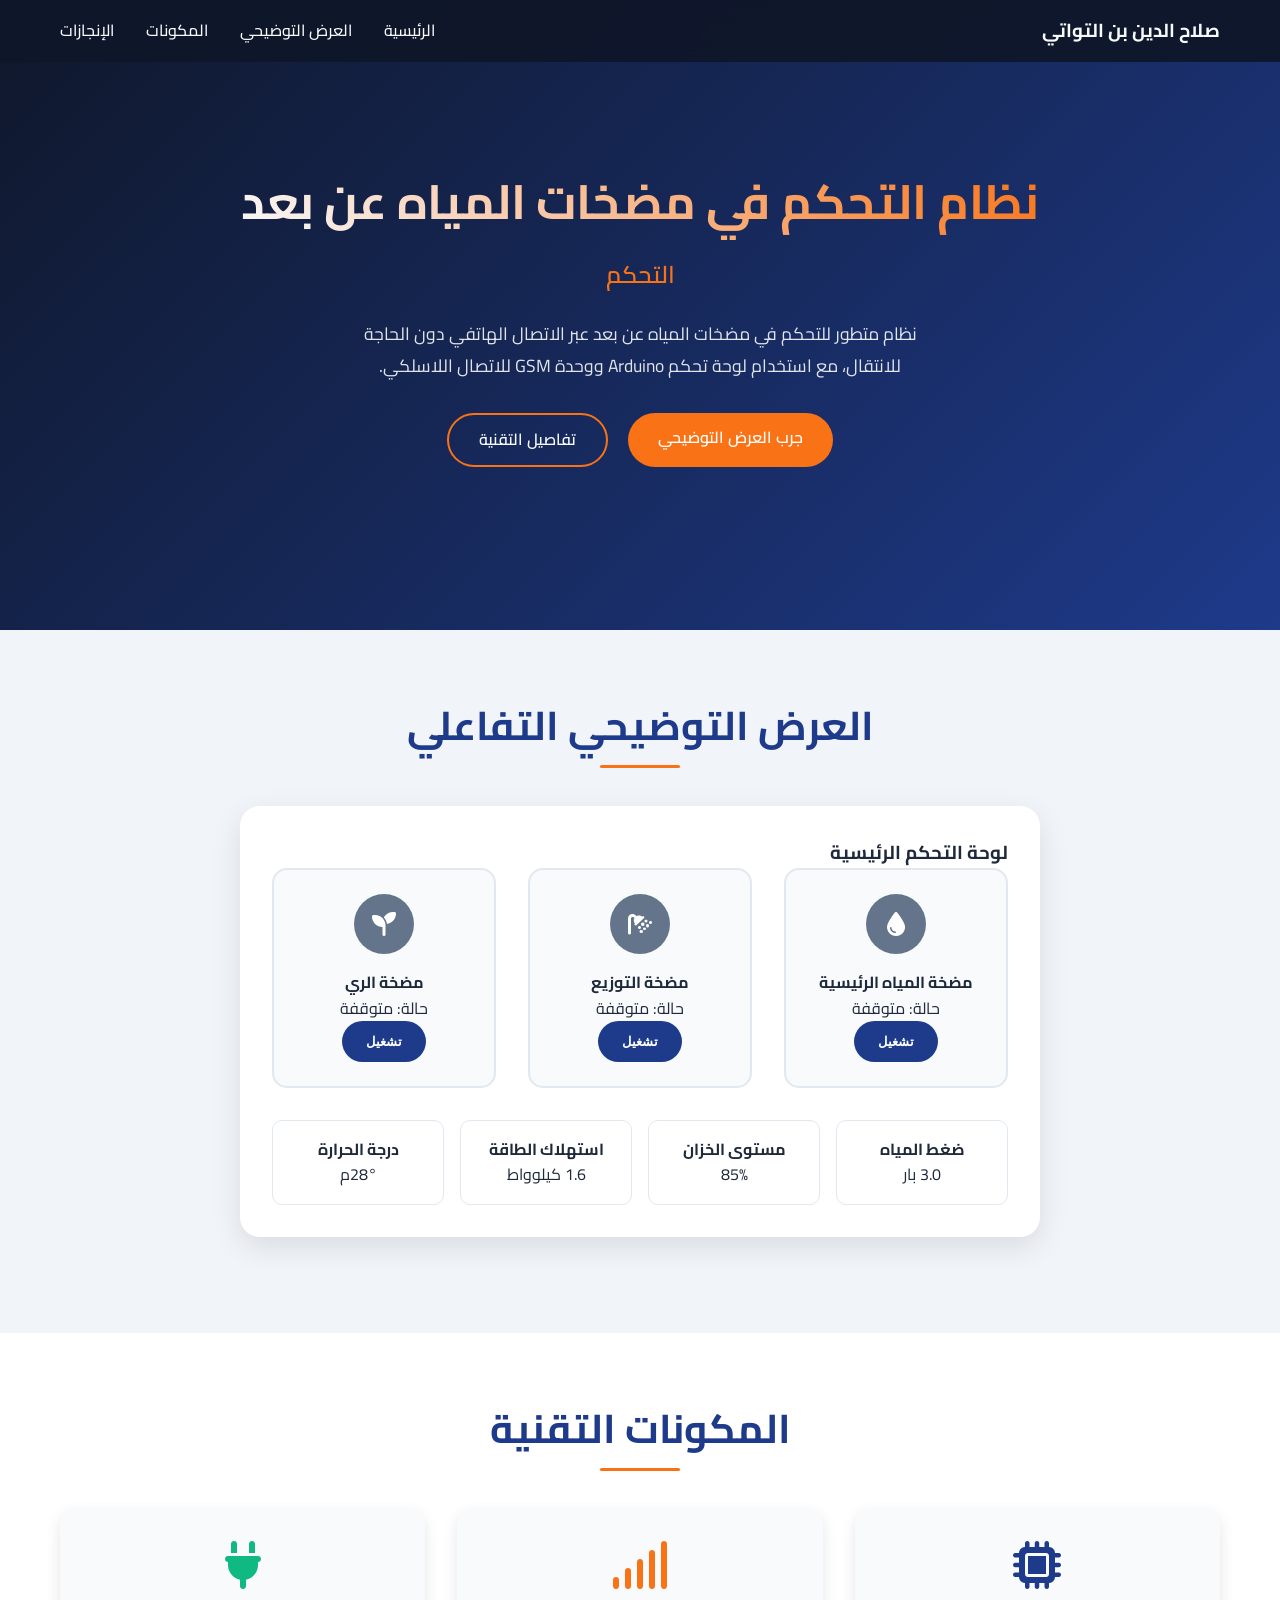
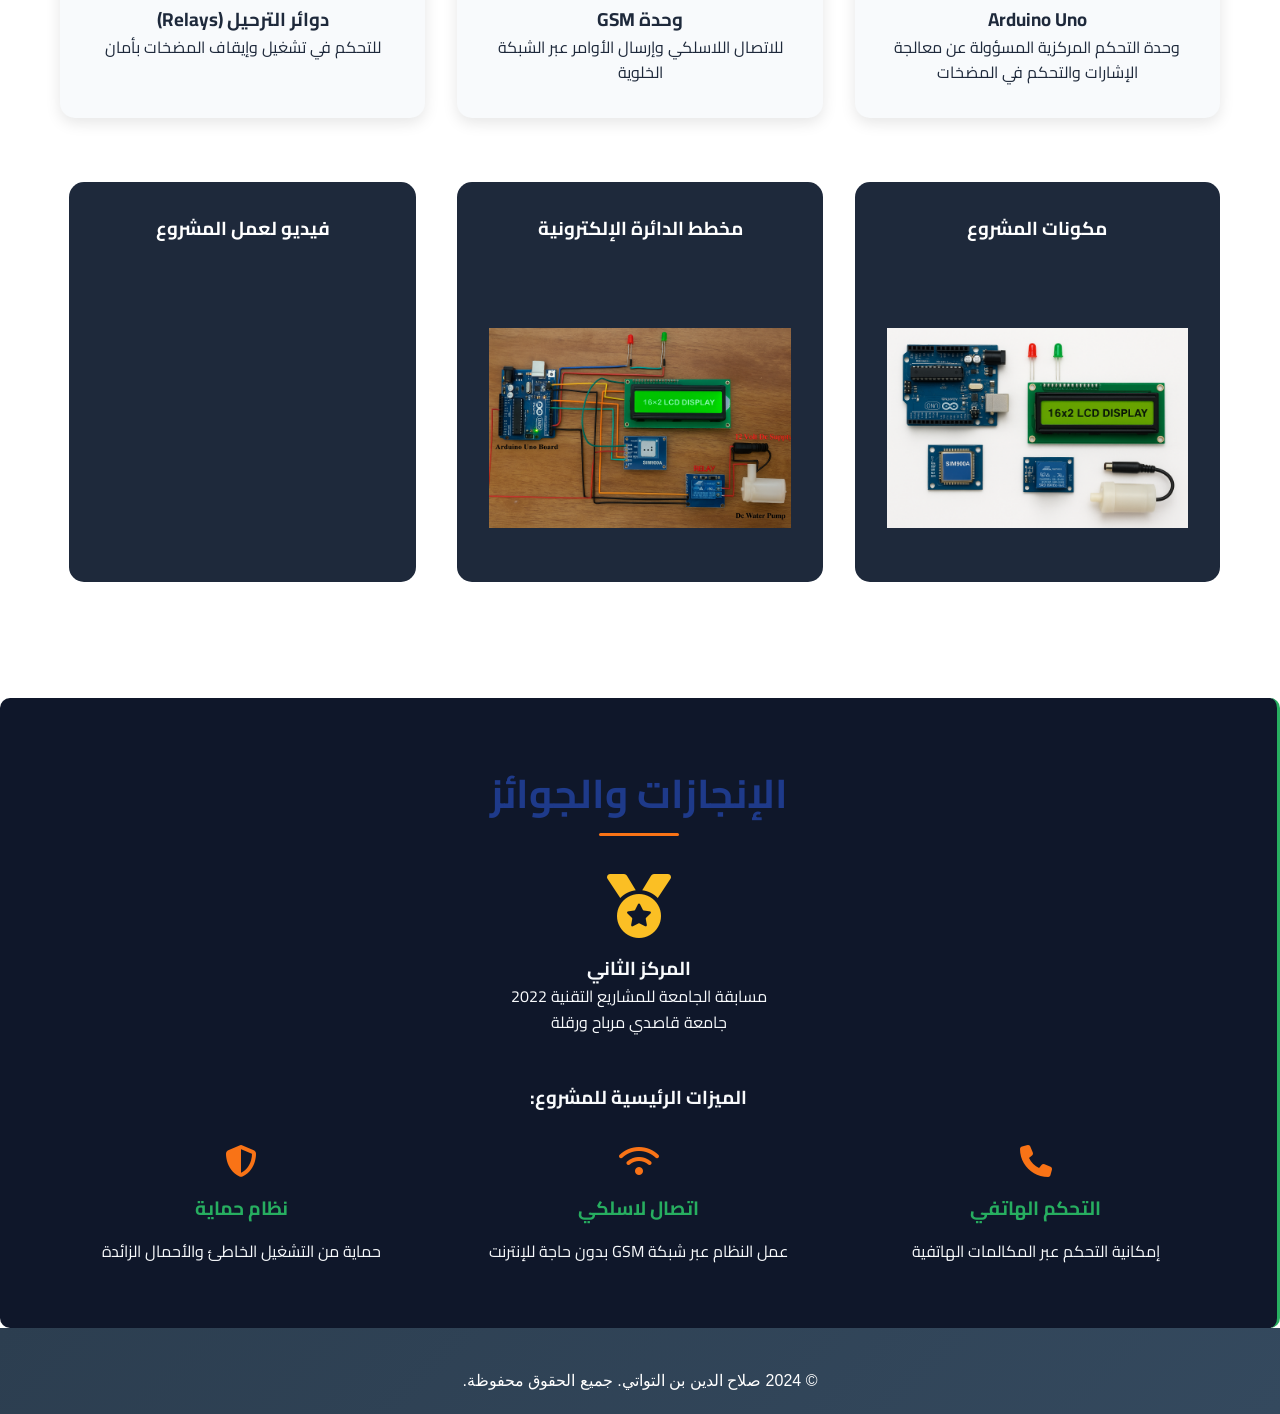
<file: project/control-pump.html>
<!DOCTYPE html>
<html lang="ar" dir="rtl">
<head>
    <meta charset="UTF-8">
    <meta name="viewport" content="width=device-width, initial-scale=1.0">
    <title>نظام التحكم في مضخات المياه عن بعد - صلاح الدين بن التواتي</title>
    <link href="https://fonts.googleapis.com/css2?family=Cairo:wght@300;400;600;700&display=swap" rel="stylesheet">
    <link rel="stylesheet" href="https://cdnjs.cloudflare.com/ajax/libs/font-awesome/6.5.2/css/all.min.css">
    <link rel="stylesheet" href="../styles.css">
    <style>
        .project-hero {
            background: linear-gradient(135deg, var(--bg-dark) 0%, var(--primary-color) 100%);
            min-height: 70vh;
            display: flex;
            align-items: center;
            color: var(--text-light);
            position: relative;
            overflow: hidden;
        }
        
        .project-demo {
            background: var(--bg-light);
            padding: 4rem 0;
        }
        
        .demo-interface {
            max-width: 800px;
            margin: 2rem auto;
            background: white;
            border-radius: 20px;
            padding: 2rem;
            box-shadow: 0 10px 30px rgba(0,0,0,0.1);
        }
        
        .pump-control {
            display: grid;
            grid-template-columns: repeat(auto-fit, minmax(200px, 1fr));
            gap: 2rem;
            margin-bottom: 2rem;
        }
        
        .pump-card {
            background: #f8fafc;
            border: 2px solid #e2e8f0;
            border-radius: 15px;
            padding: 1.5rem;
            text-align: center;
            transition: all 0.3s ease;
        }
        
        .pump-card.active {
            border-color: var(--accent-color);
            background: #ecfdf5;
        }
        
        .pump-status {
            width: 60px;
            height: 60px;
            border-radius: 50%;
            margin: 0 auto 1rem;
            display: flex;
            align-items: center;
            justify-content: center;
            font-size: 1.5rem;
            color: white;
        }
        
        .pump-status.on {
            background: var(--accent-color);
            animation: pulse-green 2s infinite;
        }
        
        .pump-status.off {
            background: #64748b;
        }
        
        @keyframes pulse-green {
            0% { box-shadow: 0 0 0 0 rgba(16, 185, 129, 0.7); }
            70% { box-shadow: 0 0 0 10px rgba(16, 185, 129, 0); }
            100% { box-shadow: 0 0 0 0 rgba(16, 185, 129, 0); }
        }
        
        .control-btn {
            background: var(--primary-color);
            color: white;
            border: none;
            padding: 0.8rem 1.5rem;
            border-radius: 25px;
            cursor: pointer;
            transition: all 0.3s ease;
            font-weight: 600;
        }
        
        .control-btn:hover {
            background: var(--secondary-color);
            transform: translateY(-2px);
        }
        
        .system-stats {
            display: grid;
            grid-template-columns: repeat(auto-fit, minmax(150px, 1fr));
            gap: 1rem;
            margin-top: 2rem;
        }
        
        .stat-card {
            background: white;
            border: 1px solid #e2e8f0;
            border-radius: 10px;
            padding: 1rem;
            text-align: center;
        }
        
        .components-section {
            background: white;
            padding: 4rem 0;
        }
        
        .component-grid {
            display: grid;
            grid-template-columns: repeat(auto-fit, minmax(300px, 1fr));
            gap: 2rem;
        }
        
        .component-card {
            background: #f8fafc;
            border-radius: 15px;
            padding: 2rem;
            text-align: center;
            box-shadow: 0 5px 15px rgba(0,0,0,0.1);
        }
        
        .circuit-diagram {
            max-width: 100%;
            height: 400px;
            background: #1e293b;
            border-radius: 15px;
            margin: 2rem auto;
            position: relative;
            overflow: hidden;
        }
        
        .achievements {
            background: var(--bg-dark);
            color: var(--text-light);
            padding: 4rem 0;
        }
        
        .medal {
            text-align: center;
            margin-bottom: 2rem;
        }
        
        .medal i {
            font-size: 4rem;
            color: #fbbf24;
            margin-bottom: 1rem;
        }
    </style>
</head>
<body>
    <!-- Navigation -->
    <nav class="navbar">
        <div class="nav-container">
            <div class="nav-logo">
                <h3>صلاح الدين بن التواتي</h3>
            </div>
            <ul class="nav-menu">
                <li><a href="../index.html" class="nav-link">الرئيسية</a></li>
                <li><a href="#demo" class="nav-link">العرض التوضيحي</a></li>
                <li><a href="#components" class="nav-link">المكونات</a></li>
                <li><a href="#achievements" class="nav-link">الإنجازات</a></li>
            </ul>
            <div class="hamburger">
                <span class="bar"></span>
                <span class="bar"></span>
                <span class="bar"></span>
            </div>
        </div>
    </nav>

    <!-- Project Hero -->
    <section class="project-hero">
        <div class="container">
            <div class="hero-content">
                <h1 class="hero-title">نظام التحكم في مضخات المياه عن بعد</h1>
                <p class="hero-subtitle">التحكم الذكي عبر الاتصال الهاتفي باستخدام Arduino و GSM</p>
                <div class="hero-description">
                    <p>نظام متطور للتحكم في مضخات المياه عن بعد عبر الاتصال الهاتفي دون الحاجة للانتقال، مع استخدام لوحة تحكم Arduino ووحدة GSM للاتصال اللاسلكي.</p>
                </div>
                <div class="hero-buttons">
                    <a href="#demo" class="btn btn-primary">جرب العرض التوضيحي</a>
                    <a href="#components" class="btn btn-secondary">تفاصيل التقنية</a>
                </div>
            </div>
        </div>
    </section>

    <!-- Demo Section -->
    <section id="demo" class="project-demo">
        <div class="container">
            <h2 class="section-title">العرض التوضيحي التفاعلي</h2>
            <div class="demo-interface">
                <h3>لوحة التحكم الرئيسية</h3>
                <div class="pump-control">
                    <div class="pump-card" id="pump1">
                        <div class="pump-status off">
                            <i class="fas fa-tint"></i>
                        </div>
                        <h4>مضخة المياه الرئيسية</h4>
                        <p>حالة: <span class="status-text">متوقفة</span></p>
                        <button class="control-btn" onclick="togglePump('pump1')">تشغيل</button>
                    </div>
                    
                    <div class="pump-card" id="pump2">
                        <div class="pump-status off">
                            <i class="fas fa-shower"></i>
                        </div>
                        <h4>مضخة التوزيع</h4>
                        <p>حالة: <span class="status-text">متوقفة</span></p>
                        <button class="control-btn" onclick="togglePump('pump2')">تشغيل</button>
                    </div>
                    
                    <div class="pump-card" id="pump3">
                        <div class="pump-status off">
                            <i class="fas fa-seedling"></i>
                        </div>
                        <h4>مضخة الري</h4>
                        <p>حالة: <span class="status-text">متوقفة</span></p>
                        <button class="control-btn" onclick="togglePump('pump3')">تشغيل</button>
                    </div>
                </div>
                
                <div class="system-stats">
                    <div class="stat-card">
                        <h4>ضغط المياه</h4>
                        <p id="pressure">2.5 بار</p>
                    </div>
                    <div class="stat-card">
                        <h4>مستوى الخزان</h4>
                        <p id="tank-level">75%</p>
                    </div>
                    <div class="stat-card">
                        <h4>استهلاك الطاقة</h4>
                        <p id="power-consumption">1.2 كيلوواط</p>
                    </div>
                    <div class="stat-card">
                        <h4>درجة الحرارة</h4>
                        <p id="temperature">28°م</p>
                    </div>
                </div>
            </div>
        </div>
    </section>

    <!-- Components Section -->
    <section id="components" class="components-section">
        <div class="container">
            <h2 class="section-title">المكونات التقنية</h2>
            <div class="component-grid">
                <div class="component-card">
                    <i class="fas fa-microchip" style="font-size: 3rem; color: var(--primary-color); margin-bottom: 1rem;"></i>
                    <h3>Arduino Uno</h3>
                    <p>وحدة التحكم المركزية المسؤولة عن معالجة الإشارات والتحكم في المضخات</p>
                </div>
                
                <div class="component-card">
                    <i class="fas fa-signal" style="font-size: 3rem; color: var(--secondary-color); margin-bottom: 1rem;"></i>
                    <h3>وحدة GSM</h3>
                    <p>للاتصال اللاسلكي وإرسال الأوامر عبر الشبكة الخلوية</p>
                </div>
                
                <div class="component-card">
                    <i class="fas fa-plug" style="font-size: 3rem; color: var(--accent-color); margin-bottom: 1rem;"></i>
                    <h3>دوائر الترحيل (Relays)</h3>
                    <p>للتحكم في تشغيل وإيقاف المضخات بأمان</p>
                </div>
                


            <div class="circuit-diagram" style="background: #1e293b; border-radius: 15px; margin: 2rem auto; padding: 2rem; text-align: center;">
                <h3 style="color: white; margin-bottom: 1rem;"> مكونات المشروع </h3>
                <img src="images_project/circuit-diagram_pice.png" 
                    alt="مخطط الدائرة الإلكترونية"
                    style="display: block; margin: 0 auto; width: 100%; height: 100%; max-height: 400px; border-radius: 15px; object-fit: contain;">
            </div>





            <div class="circuit-diagram" style="background: #1e293b; border-radius: 15px; margin: 2rem auto; padding: 2rem; text-align: center;">
                <h3 style="color: white; margin-bottom: 1rem;">مخطط الدائرة الإلكترونية</h3>
                <img src="images_project/circuit-diagram-1.png" 
                    alt="مخطط الدائرة الإلكترونية"
                    style="display: block; margin: 0 auto; width: 100%; height: 100%; max-height: 400px; border-radius: 15px; object-fit: contain;">
            </div>




            <div class="circuit-diagram" style="background: #1e293b; border-radius: 15px; margin: 2rem auto; padding: 2rem; text-align: center; width: 95%; max-width: 1200px;">
                <h3 style="color: white; margin-bottom: 1rem;">فيديو لعمل المشروع</h3>
                
                <div style="position: relative; padding-bottom: 56.25%; height: 0; overflow: hidden; border-radius: 15px;">
                    <iframe 
                        src="https://drive.google.com/file/d/1lpgaqf1lnEDblQH0mXIQn9WetwWa6JGJ/preview" 
                        style="position: absolute; top: 0; left: 0; width: 100%; height: 100%; border: 0;" 
                        allow="autoplay; fullscreen" 
                        allowfullscreen>
                    </iframe>
                </div>
            </div>






        </div>
    </section>

    <!-- Achievements Section -->
    <section id="achievements" class="achievements">
        <div class="container">
            <h2 class="section-title">الإنجازات والجوائز</h2>
            <div class="medal">
                <i class="fas fa-medal"></i>
                <h3>المركز الثاني</h3>
                <p>مسابقة الجامعة للمشاريع التقنية 2022</p>
                <p>جامعة قاصدي مرباح ورقلة</p>
            </div>
            
            <div style="text-align: center; margin-top: 3rem;">
                <h3>الميزات الرئيسية للمشروع:</h3>
                <div style="display: grid; grid-template-columns: repeat(auto-fit, minmax(250px, 1fr)); gap: 2rem; margin-top: 2rem;">
                    <div>
                        <i class="fas fa-phone" style="font-size: 2rem; color: var(--secondary-color); margin-bottom: 1rem;"></i>
                        <h4>التحكم الهاتفي</h4>
                        <p>إمكانية التحكم عبر المكالمات الهاتفية</p>
                    </div>
                    <div>
                        <i class="fas fa-wifi" style="font-size: 2rem; color: var(--secondary-color); margin-bottom: 1rem;"></i>
                        <h4>اتصال لاسلكي</h4>
                        <p>عمل النظام عبر شبكة GSM بدون حاجة للإنترنت</p>
                    </div>
                    <div>
                        <i class="fas fa-shield-alt" style="font-size: 2rem; color: var(--secondary-color); margin-bottom: 1rem;"></i>
                        <h4>نظام حماية</h4>
                        <p>حماية من التشغيل الخاطئ والأحمال الزائدة</p>
                    </div>
                </div>
            </div>
        </div>
    </section>

    <!-- Footer -->
    <footer class="footer">
        <div class="container">
            <p>&copy; 2024 صلاح الدين بن التواتي. جميع الحقوق محفوظة.</p>
        </div>
    </footer>

    <script src="../script.js"></script>
</body>
</html>
</file>
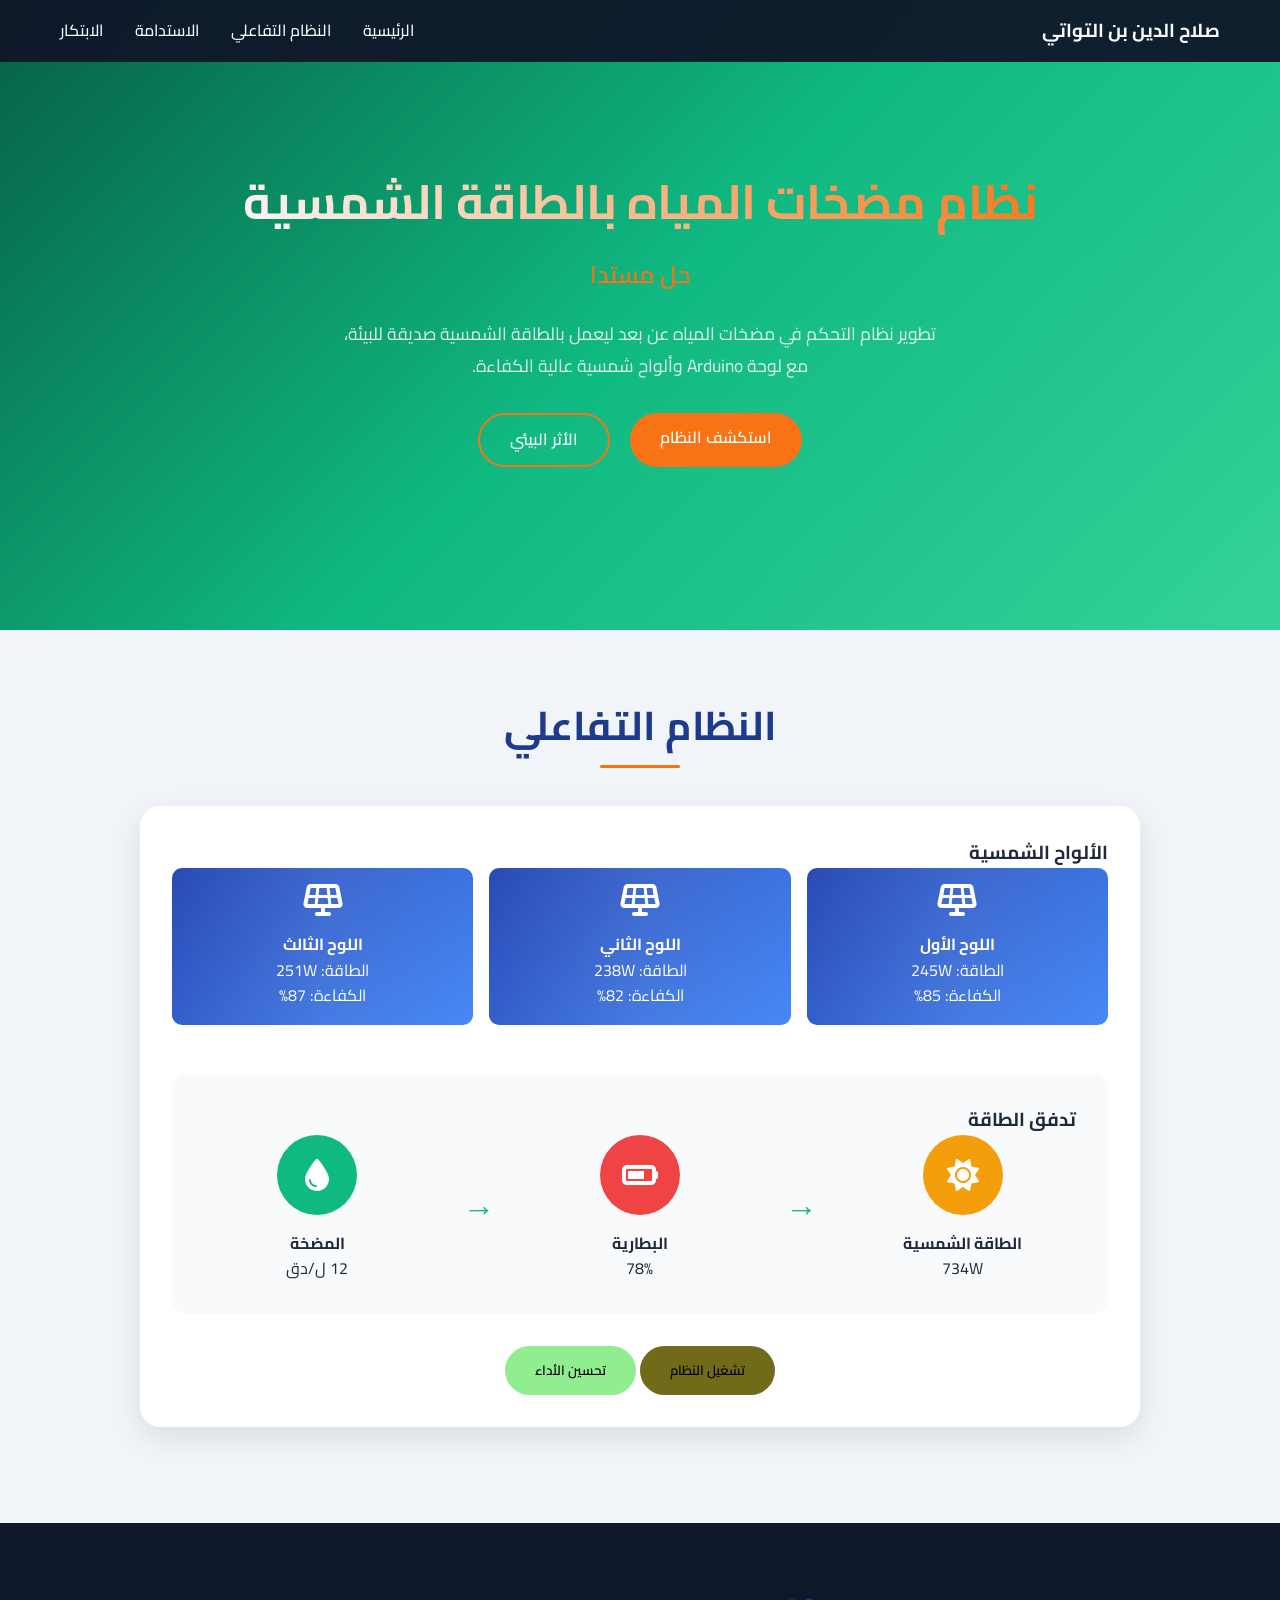
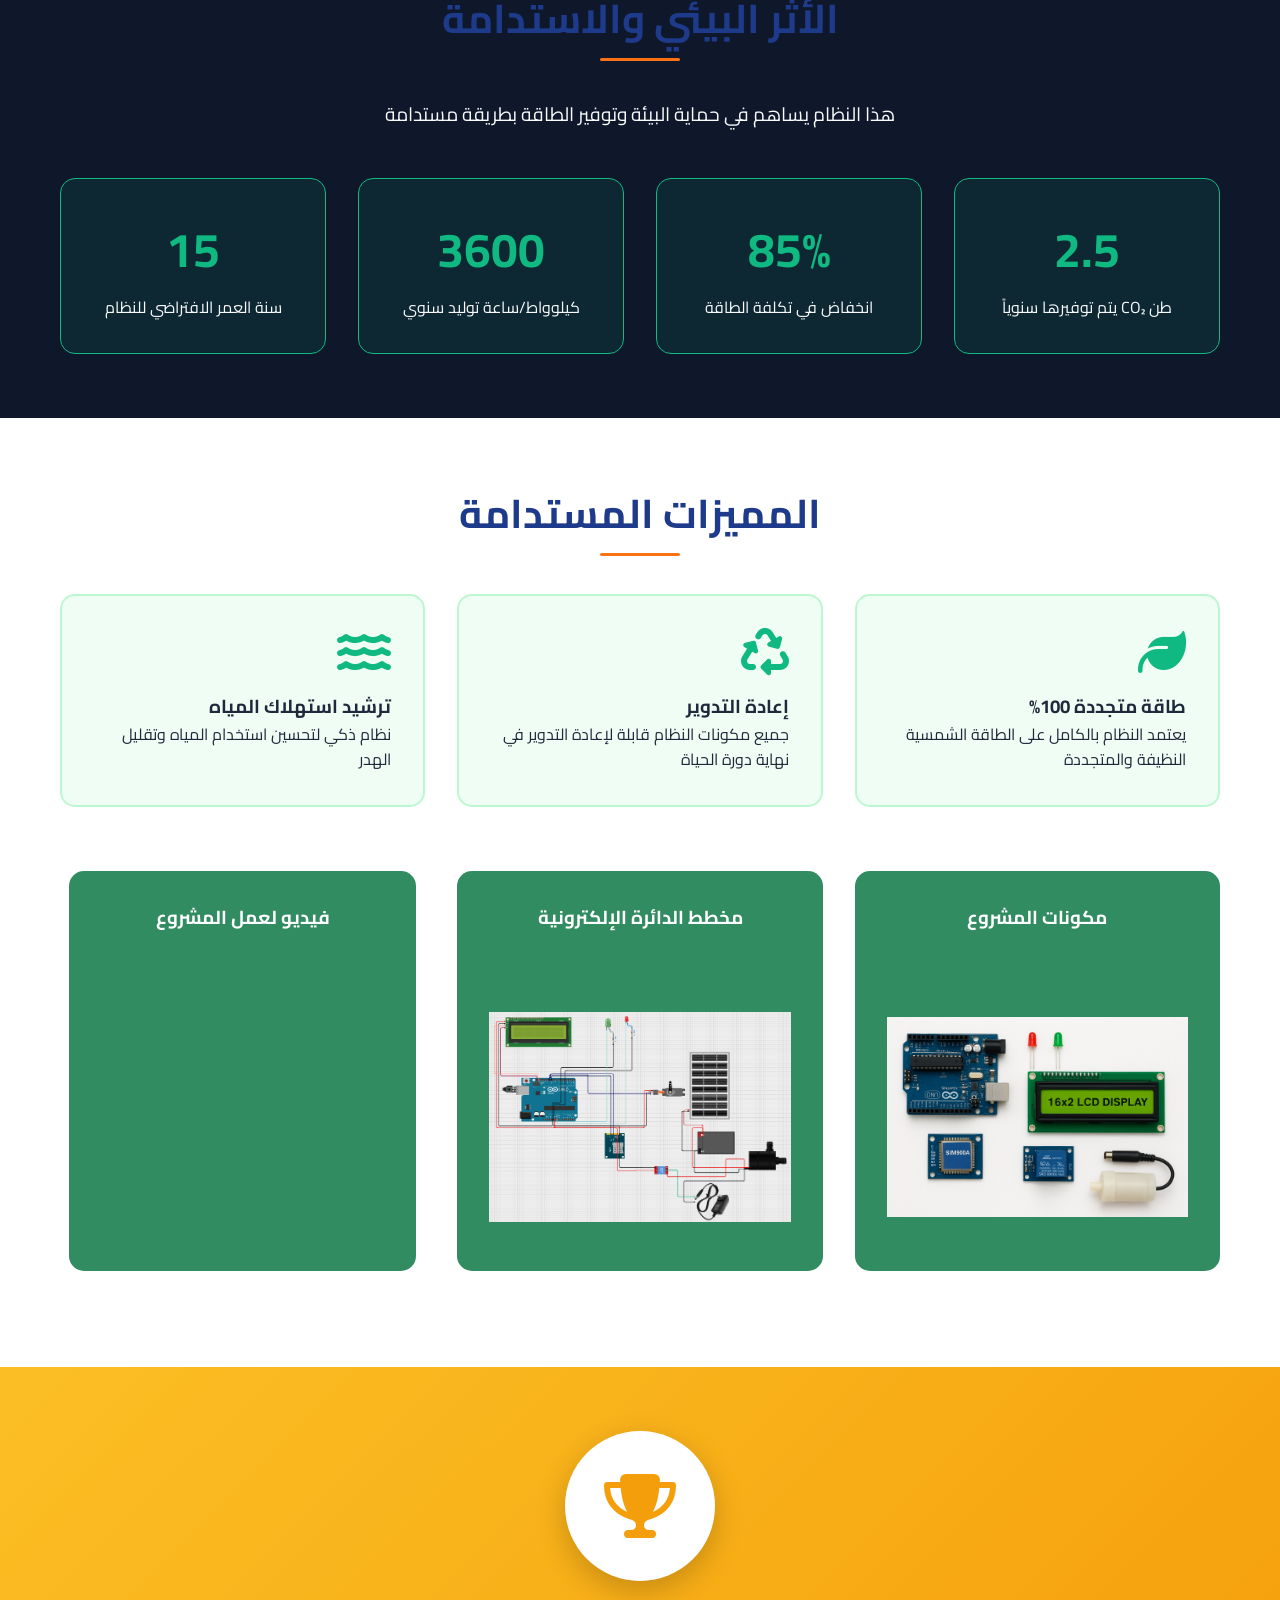
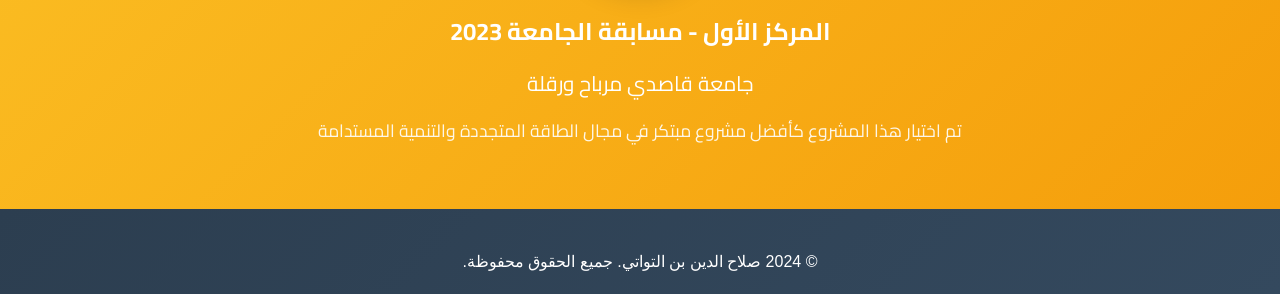
<file: project/solar-pump.html>
<!DOCTYPE html>
<html lang="ar" dir="rtl">
<head>
    <meta charset="UTF-8">
    <meta name="viewport" content="width=device-width, initial-scale=1.0">
    <title>نظام مضخات المياه بالطاقة الشمسية - صلاح الدين بن التواتي</title>
    <link href="https://fonts.googleapis.com/css2?family=Cairo:wght@300;400;600;700&display=swap" rel="stylesheet">
    <link rel="stylesheet" href="https://cdnjs.cloudflare.com/ajax/libs/font-awesome/6.5.2/css/all.min.css">
    <link rel="stylesheet" href="../styles.css">
    <style>
        .project-hero {
            background: linear-gradient(135deg, #065f46 0%, #10b981 50%, #34d399 100%);
            min-height: 70vh;
            display: flex;
            align-items: center;
            color: white;
            position: relative;
        }
        
        .solar-demo {
            background: var(--bg-light);
            padding: 4rem 0;
        }
        
        .solar-system {
            max-width: 1000px;
            margin: 2rem auto;
            background: white;
            border-radius: 20px;
            padding: 2rem;
            box-shadow: 0 10px 30px rgba(0,0,0,0.1);
        }
        
        .solar-panels {
            display: grid;
            grid-template-columns: repeat(auto-fit, minmax(200px, 1fr));
            gap: 1rem;
            margin-bottom: 3rem;
        }
        
        .panel {
            background: linear-gradient(135deg, #1e40af, #3b82f6);
            border-radius: 10px;
            padding: 1rem;
            color: white;
            text-align: center;
            position: relative;
            overflow: hidden;
        }
        
        .panel::before {
            content: '';
            position: absolute;
            top: -50%;
            left: -50%;
            width: 200%;
            height: 200%;
            background: linear-gradient(45deg, transparent, rgba(255,255,255,0.1), transparent);
            transform: rotate(45deg);
            animation: shine 3s infinite;
        }
        
        @keyframes shine {
            0% { transform: translateX(-100%) translateY(-100%) rotate(45deg); }
            100% { transform: translateX(100%) translateY(100%) rotate(45deg); }
        }
        
        .energy-flow {
            background: #f8fafc;
            border-radius: 15px;
            padding: 2rem;
            margin: 2rem 0;
            position: relative;
        }
        
        .flow-diagram {
            display: flex;
            align-items: center;
            justify-content: space-between;
            flex-wrap: wrap;
            gap: 2rem;
        }
        
        .flow-item {
            text-align: center;
            flex: 1;
            min-width: 120px;
        }
        
        .flow-icon {
            width: 80px;
            height: 80px;
            margin: 0 auto 1rem;
            border-radius: 50%;
            display: flex;
            align-items: center;
            justify-content: center;
            font-size: 2rem;
            color: white;
        }
        
        .solar-icon { background: #f59e0b; }
        .battery-icon { background: #ef4444; }
        .pump-icon { background: #10b981; }
        
        .flow-arrow {
            font-size: 2rem;
            color: var(--accent-color);
            animation: pulse 2s infinite;
        }
        
        .environmental-impact {
            background: var(--bg-dark);
            color: var(--text-light);
            padding: 4rem 0;
        }
        
        .impact-stats {
            display: grid;
            grid-template-columns: repeat(auto-fit, minmax(200px, 1fr));
            gap: 2rem;
            margin-top: 3rem;
        }
        
        .impact-card {
            background: rgba(16, 185, 129, 0.1);
            border: 1px solid var(--accent-color);
            border-radius: 15px;
            padding: 2rem;
            text-align: center;
        }
        
        .impact-number {
            font-size: 3rem;
            font-weight: 700;
            color: var(--accent-color);
            margin-bottom: 0.5rem;
        }
        
        .sustainability-features {
            background: white;
            padding: 4rem 0;
        }
        
        .feature-grid {
            display: grid;
            grid-template-columns: repeat(auto-fit, minmax(300px, 1fr));
            gap: 2rem;
        }
        
        .feature-card {
            background: #f0fdf4;
            border: 2px solid #bbf7d0;
            border-radius: 15px;
            padding: 2rem;
            transition: transform 0.3s ease;
        }
        
        .feature-card:hover {
            transform: translateY(-5px);
            border-color: var(--accent-color);
        }
        
        .innovation-award {
            background: linear-gradient(135deg, #fbbf24, #f59e0b);
            color: white;
            padding: 4rem 0;
            text-align: center;
        }
        
        .award-badge {
            width: 150px;
            height: 150px;
            margin: 0 auto 2rem;
            background: white;
            border-radius: 50%;
            display: flex;
            align-items: center;
            justify-content: center;
            box-shadow: 0 10px 30px rgba(0,0,0,0.2);
        }
        
        .award-badge i {
            font-size: 4rem;
            color: #f59e0b;
        }
    </style>
</head>
<body>
    <!-- Navigation -->
    <nav class="navbar">
        <div class="nav-container">
            <div class="nav-logo">
                <h3>صلاح الدين بن التواتي</h3>
            </div>
            <ul class="nav-menu">
                <li><a href="../index.html" class="nav-link">الرئيسية</a></li>
                <li><a href="#demo" class="nav-link">النظام التفاعلي</a></li>
                <li><a href="#sustainability" class="nav-link">الاستدامة</a></li>
                <li><a href="#innovation" class="nav-link">الابتكار</a></li>
            </ul>
            <div class="hamburger">
                <span class="bar"></span>
                <span class="bar"></span>
                <span class="bar"></span>
            </div>
        </div>
    </nav>

    <!-- Project Hero -->
    <section class="project-hero">
        <div class="container">
            <div class="hero-content">
                <h1 class="hero-title">نظام مضخات المياه بالطاقة الشمسية</h1>
                <p class="hero-subtitle">حل مستدام وذكي للري باستخدام الطاقة المتجددة</p>
                <div class="hero-description">
                    <p>تطوير نظام التحكم في مضخات المياه عن بعد ليعمل بالطاقة الشمسية صديقة للبيئة، مع لوحة Arduino وألواح شمسية عالية الكفاءة.</p>
                </div>
                <div class="hero-buttons">
                    <a href="#demo" class="btn btn-primary">استكشف النظام</a>
                    <a href="#sustainability" class="btn btn-secondary">الأثر البيئي</a>
                </div>
            </div>
        </div>
    </section>

    <!-- Solar System Demo -->
    <section id="demo" class="solar-demo">
        <div class="container">
            <h2 class="section-title">النظام التفاعلي</h2>
            <div class="solar-system">
                <h3>الألواح الشمسية</h3>
                <div class="solar-panels">
                    <div class="panel">
                        <i class="fas fa-solar-panel" style="font-size: 2rem; margin-bottom: 1rem;"></i>
                        <h4>اللوح الأول</h4>
                        <p>الطاقة: <span id="panel1-power">245W</span></p>
                        <p>الكفاءة: <span id="panel1-efficiency">85%</span></p>
                    </div>
                    <div class="panel">
                        <i class="fas fa-solar-panel" style="font-size: 2rem; margin-bottom: 1rem;"></i>
                        <h4>اللوح الثاني</h4>
                        <p>الطاقة: <span id="panel2-power">238W</span></p>
                        <p>الكفاءة: <span id="panel2-efficiency">82%</span></p>
                    </div>
                    <div class="panel">
                        <i class="fas fa-solar-panel" style="font-size: 2rem; margin-bottom: 1rem;"></i>
                        <h4>اللوح الثالث</h4>
                        <p>الطاقة: <span id="panel3-power">251W</span></p>
                        <p>الكفاءة: <span id="panel3-efficiency">87%</span></p>
                    </div>
                </div>
                
                <div class="energy-flow">
                    <h3>تدفق الطاقة</h3>
                    <div class="flow-diagram">
                        <div class="flow-item">
                            <div class="flow-icon solar-icon">
                                <i class="fas fa-sun"></i>
                            </div>
                            <h4>الطاقة الشمسية</h4>
                            <p id="solar-input">734W</p>
                        </div>
                        
                        <div class="flow-arrow">→</div>
                        
                        <div class="flow-item">
                            <div class="flow-icon battery-icon">
                                <i class="fas fa-battery-three-quarters"></i>
                            </div>
                            <h4>البطارية</h4>
                            <p id="battery-level">78%</p>
                        </div>
                        
                        <div class="flow-arrow">→</div>
                        
                        <div class="flow-item">
                            <div class="flow-icon pump-icon">
                                <i class="fas fa-tint"></i>
                            </div>
                            <h4>المضخة</h4>
                            <p id="pump-flow">12 ل/دق</p>
                        </div>
                    </div>
                </div>
                
                <div class="system-controls" style="text-align: center; margin-top: 2rem;">
                    <button class="btn btn-primary"        style="background-color: #716b19; color: black;"  onclick="toggleSolarSystem()" id="system-toggle">تشغيل النظام</button>
                    <button class="btn btn-primary"        style="background-color: #90ee90; color: black;"  onclick="optimizeSystem()">تحسين الأداء</button>
                </div>
            </div>
        </div>
    </section>

    <!-- Environmental Impact -->
    <section id="sustainability" class="environmental-impact">
        <div class="container">
            <h2 class="section-title">الأثر البيئي والاستدامة</h2>
            <p style="text-align: center; font-size: 1.2rem; margin-bottom: 2rem;">
                هذا النظام يساهم في حماية البيئة وتوفير الطاقة بطريقة مستدامة
            </p>
            
            <div class="impact-stats">
                <div class="impact-card">
                    <div class="impact-number">2.5</div>
                    <p>طن CO₂ يتم توفيرها سنوياً</p>
                </div>
                <div class="impact-card">
                    <div class="impact-number">85%</div>
                    <p>انخفاض في تكلفة الطاقة</p>
                </div>
                <div class="impact-card">
                    <div class="impact-number">3600</div>
                    <p>كيلوواط/ساعة توليد سنوي</p>
                </div>
                <div class="impact-card">
                    <div class="impact-number">15</div>
                    <p>سنة العمر الافتراضي للنظام</p>
                </div>
            </div>
        </div>
    </section>

    <!-- Sustainability Features -->
    <section class="sustainability-features">
        <div class="container">
            <h2 class="section-title">المميزات المستدامة</h2>
            <div class="feature-grid">
                <div class="feature-card">
                    <i class="fas fa-leaf" style="font-size: 3rem; color: var(--accent-color); margin-bottom: 1rem;"></i>
                    <h3>طاقة متجددة 100%</h3>
                    <p>يعتمد النظام بالكامل على الطاقة الشمسية النظيفة والمتجددة</p>
                </div>
                
                <div class="feature-card">
                    <i class="fas fa-recycle" style="font-size: 3rem; color: var(--accent-color); margin-bottom: 1rem;"></i>
                    <h3>إعادة التدوير</h3>
                    <p>جميع مكونات النظام قابلة لإعادة التدوير في نهاية دورة الحياة</p>
                </div>
                
                <div class="feature-card">
                    <i class="fas fa-water" style="font-size: 3rem; color: var(--accent-color); margin-bottom: 1rem;"></i>
                    <h3>ترشيد استهلاك المياه</h3>
                    <p>نظام ذكي لتحسين استخدام المياه وتقليل الهدر</p>
                </div>
                

                <div class="circuit-diagram" style="background: #328c62; border-radius: 15px; margin: 2rem auto; padding: 2rem; text-align: center;">
                <h3 style="color: white; margin-bottom: 1rem;"> مكونات المشروع </h3>
                <img src="images_project/circuit-diagram_pice.png" 
                    alt="مخطط الدائرة الإلكترونية"
                    style="display: block; margin: 0 auto; width: 100%; height: 100%; max-height: 400px; border-radius: 15px; object-fit: contain;">
                </div>



                <div class="circuit-diagram" style="background: #328c62; border-radius: 15px; margin: 2rem auto; padding: 2rem; text-align: center;">
                <h3 style="color: white; margin-bottom: 1rem;"> مخطط الدائرة الإلكترونية </h3>
                <img src="images_project/circuit-diagram-2.png" 
                    alt="مخطط الدائرة الإلكترونية"
                    style="display: block; margin: 0 auto; width: 100%; height: 100%; max-height: 400px; border-radius: 15px; object-fit: contain;">
                </div>






                <div class="circuit-diagram" style="background: #328c62; border-radius: 15px; margin: 2rem auto; padding: 2rem; text-align: center; width: 95%; max-width: 1200px;">
                <h3 style="color: white; margin-bottom: 1rem;">فيديو لعمل المشروع</h3>
                
                <div style="position: relative; padding-bottom: 56.25%; height: 0; overflow: hidden; border-radius: 15px;">
                    <iframe 
                        src="https://drive.google.com/file/d/1md72mgknYK41I24s32O6O4D5jf7xrxQv/preview" 
                        style="position: absolute; top: 0; left: 0; width: 100%; height: 100%; border: 0;" 
                        allow="autoplay; fullscreen" 
                        allowfullscreen>
                    </iframe>
                </div>
            </div>




            </div>
        </div>
    </section>

    <!-- Innovation Award -->
    <section id="innovation" class="innovation-award">
        <div class="container">
            <div class="award-badge">
                <i class="fas fa-trophy"></i>
            </div>
            <h2>المركز الأول - مسابقة الجامعة 2023</h2>
            <p style="font-size: 1.3rem; margin: 1rem 0;">جامعة قاصدي مرباح ورقلة</p>
            <p style="font-size: 1.1rem; opacity: 0.9;">
                تم اختيار هذا المشروع كأفضل مشروع مبتكر في مجال الطاقة المتجددة والتنمية المستدامة
            </p>
        </div>
    </section>

    <!-- Footer -->
    <footer class="footer">
        <div class="container">
            <p>&copy; 2024 صلاح الدين بن التواتي. جميع الحقوق محفوظة.</p>
        </div>
    </footer>

    <script src="../script.js"></script>
</body>
</html>
</file>
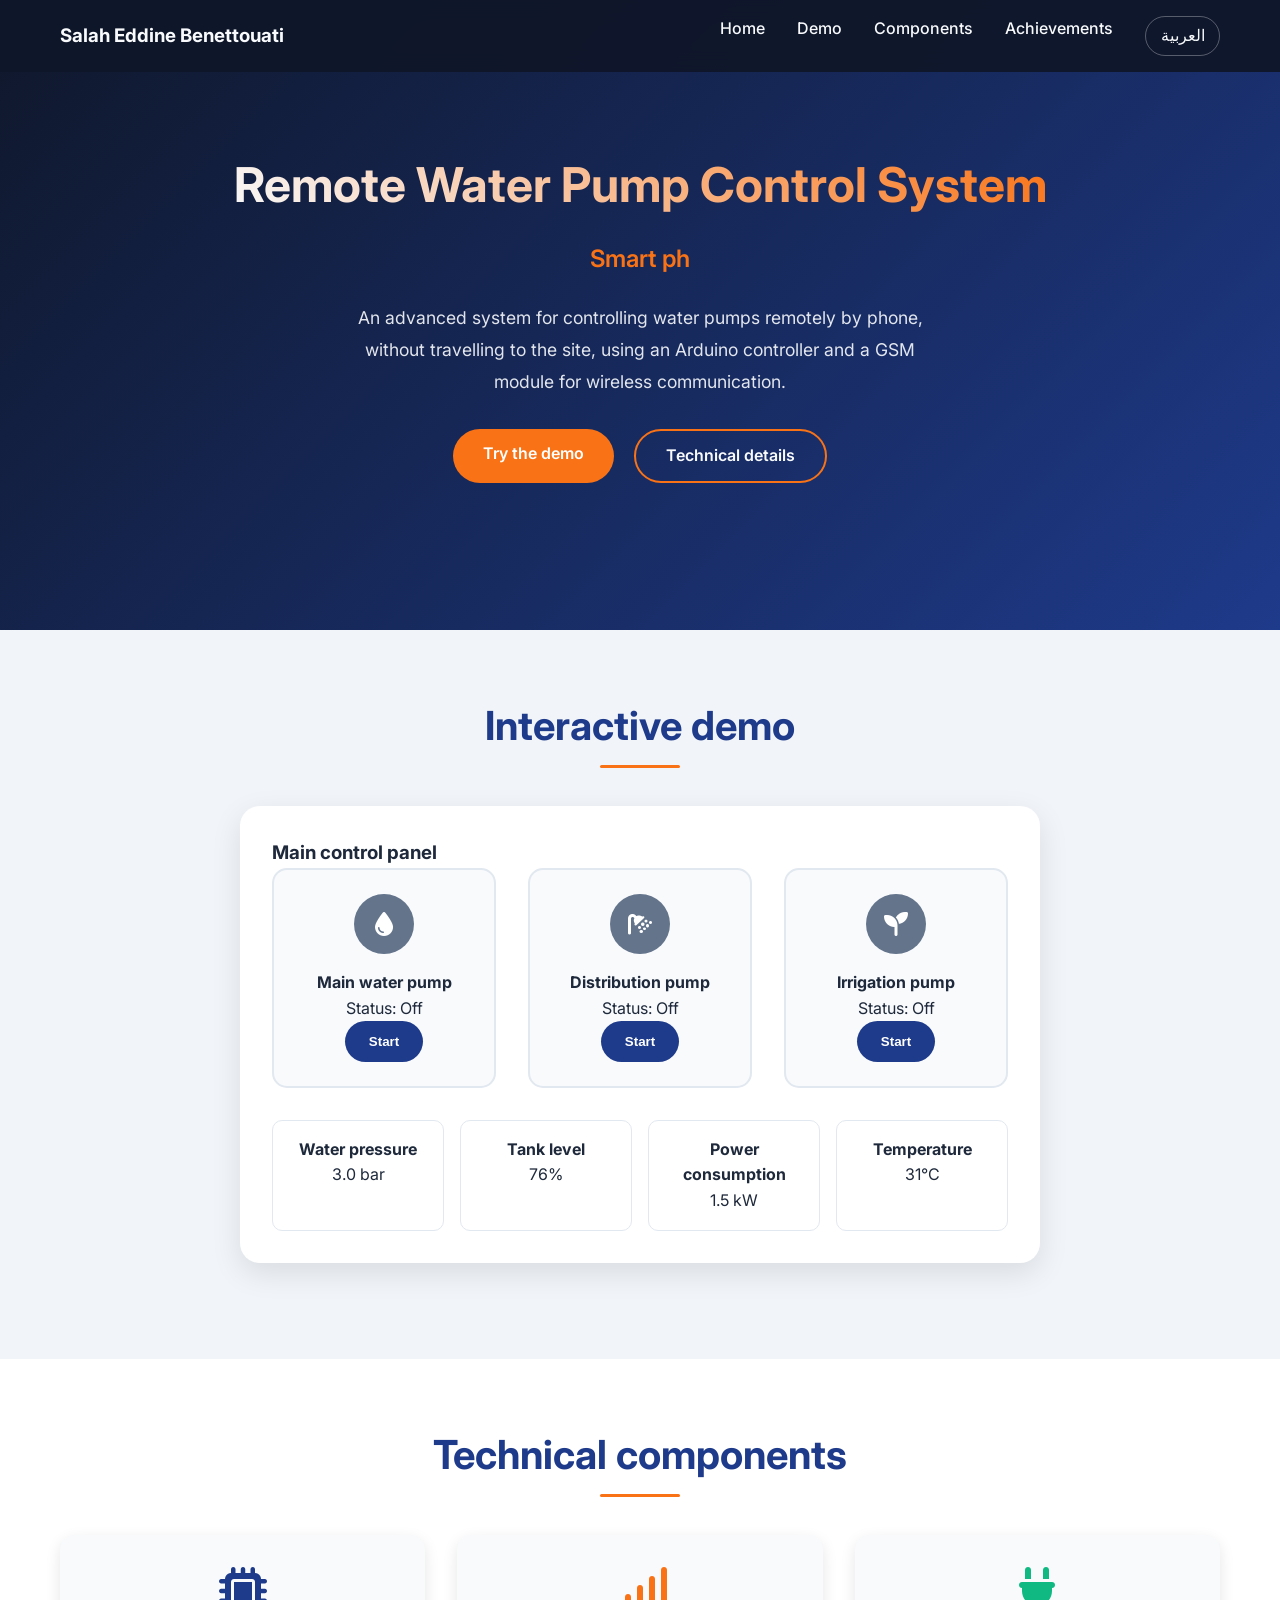
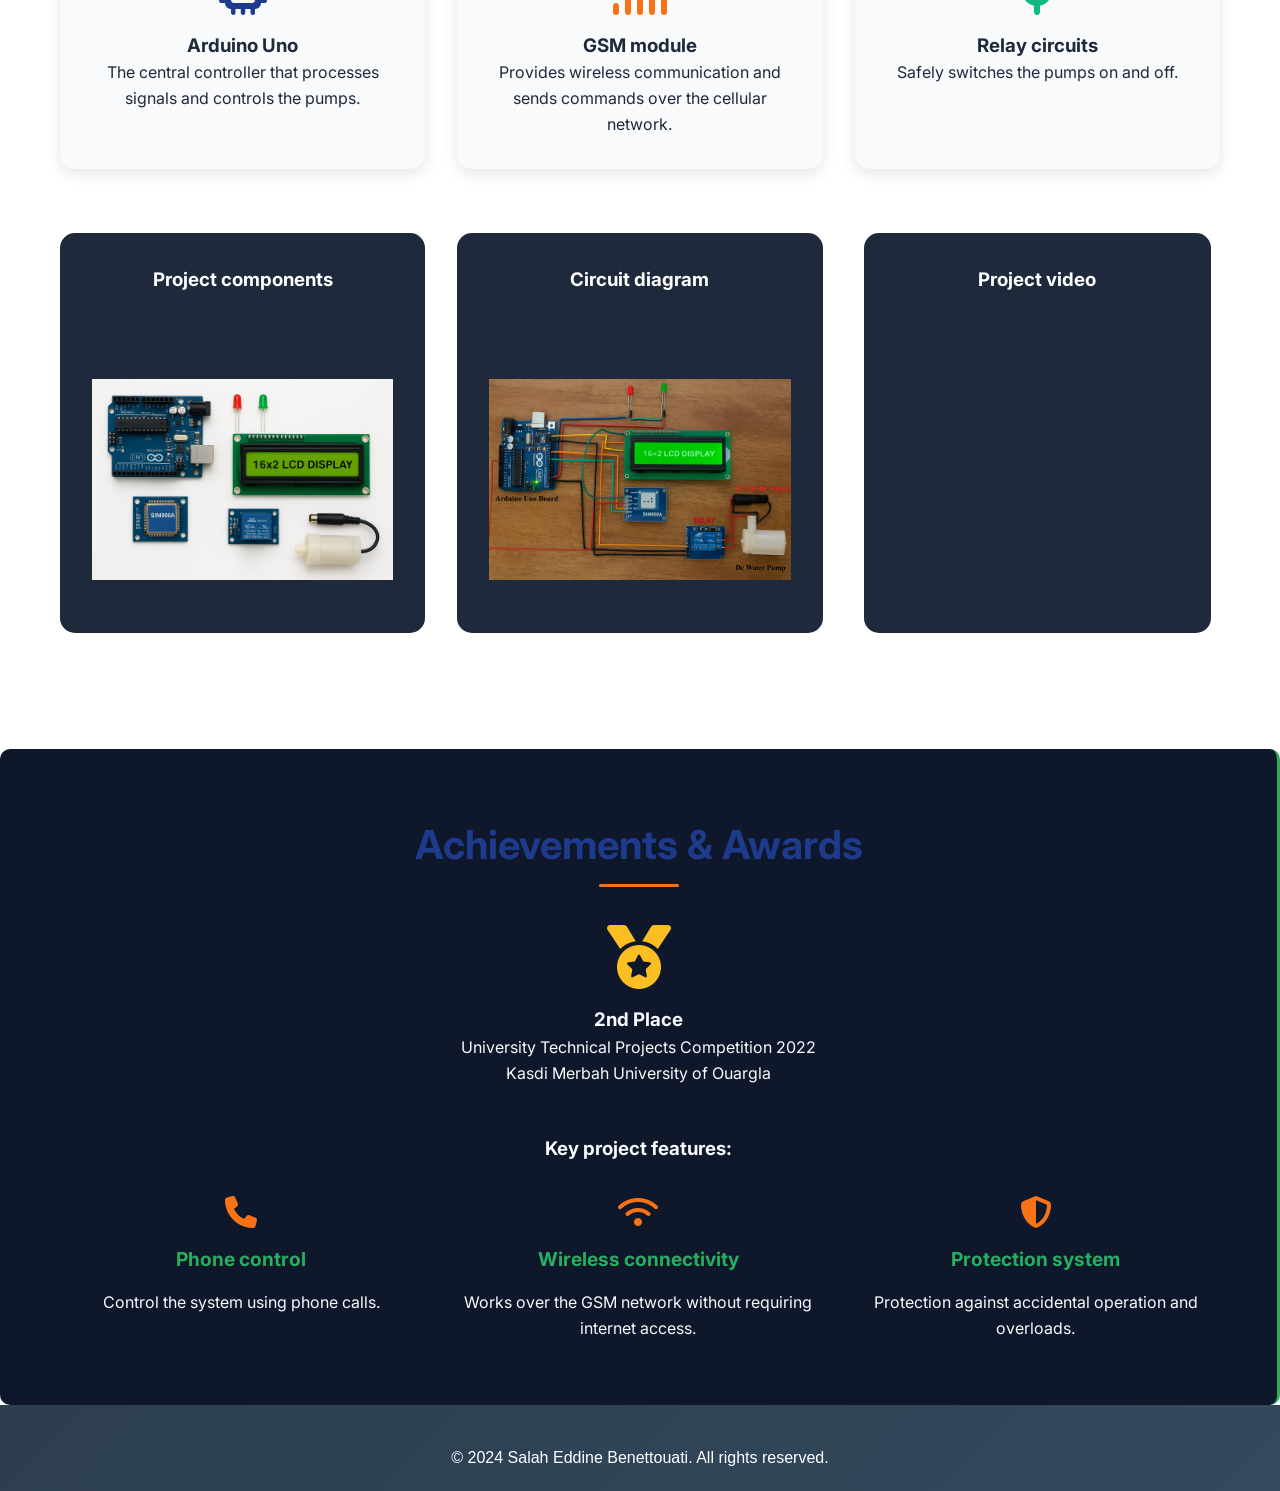
<file: en/project/control-pump.html>
<!DOCTYPE html>
<html lang="en" dir="ltr">
<head>
    <meta charset="UTF-8">
    <meta name="viewport" content="width=device-width, initial-scale=1.0">
    <title>Remote Water Pump Control System - Salah Eddine Benettouati</title>
    <link href="https://fonts.googleapis.com/css2?family=Cairo:wght@300;400;600;700&family=Inter:wght@300;400;500;600;700&display=swap" rel="stylesheet">
    <link rel="stylesheet" href="https://cdnjs.cloudflare.com/ajax/libs/font-awesome/6.5.2/css/all.min.css">
    <link rel="stylesheet" href="../../styles.css">
    <style>
        .project-hero {
            background: linear-gradient(135deg, var(--bg-dark) 0%, var(--primary-color) 100%);
            min-height: 70vh;
            display: flex;
            align-items: center;
            color: var(--text-light);
            position: relative;
            overflow: hidden;
        }

        .project-demo {
            background: var(--bg-light);
            padding: 4rem 0;
        }

        .demo-interface {
            max-width: 800px;
            margin: 2rem auto;
            background: white;
            border-radius: 20px;
            padding: 2rem;
            box-shadow: 0 10px 30px rgba(0,0,0,0.1);
        }

        .pump-control {
            display: grid;
            grid-template-columns: repeat(auto-fit, minmax(200px, 1fr));
            gap: 2rem;
            margin-bottom: 2rem;
        }

        .pump-card {
            background: #f8fafc;
            border: 2px solid #e2e8f0;
            border-radius: 15px;
            padding: 1.5rem;
            text-align: center;
            transition: all 0.3s ease;
        }

        .pump-card.active {
            border-color: var(--accent-color);
            background: #ecfdf5;
        }

        .pump-status {
            width: 60px;
            height: 60px;
            border-radius: 50%;
            margin: 0 auto 1rem;
            display: flex;
            align-items: center;
            justify-content: center;
            font-size: 1.5rem;
            color: white;
        }

        .pump-status.on {
            background: var(--accent-color);
            animation: pulse-green 2s infinite;
        }

        .pump-status.off {
            background: #64748b;
        }

        @keyframes pulse-green {
            0% { box-shadow: 0 0 0 0 rgba(16, 185, 129, 0.7); }
            70% { box-shadow: 0 0 0 10px rgba(16, 185, 129, 0); }
            100% { box-shadow: 0 0 0 0 rgba(16, 185, 129, 0); }
        }

        .control-btn {
            background: var(--primary-color);
            color: white;
            border: none;
            padding: 0.8rem 1.5rem;
            border-radius: 25px;
            cursor: pointer;
            transition: all 0.3s ease;
            font-weight: 600;
        }

        .control-btn:hover {
            background: var(--secondary-color);
            transform: translateY(-2px);
        }

        .system-stats {
            display: grid;
            grid-template-columns: repeat(auto-fit, minmax(150px, 1fr));
            gap: 1rem;
            margin-top: 2rem;
        }

        .stat-card {
            background: white;
            border: 1px solid #e2e8f0;
            border-radius: 10px;
            padding: 1rem;
            text-align: center;
        }

        .components-section {
            background: white;
            padding: 4rem 0;
        }

        .component-grid {
            display: grid;
            grid-template-columns: repeat(auto-fit, minmax(300px, 1fr));
            gap: 2rem;
        }

        .component-card {
            background: #f8fafc;
            border-radius: 15px;
            padding: 2rem;
            text-align: center;
            box-shadow: 0 5px 15px rgba(0,0,0,0.1);
        }

        .circuit-diagram {
            max-width: 100%;
            height: 400px;
            background: #1e293b;
            border-radius: 15px;
            margin: 2rem auto;
            position: relative;
            overflow: hidden;
        }

        .achievements {
            background: var(--bg-dark);
            color: var(--text-light);
            padding: 4rem 0;
        }

        .medal {
            text-align: center;
            margin-bottom: 2rem;
        }

        .medal i {
            font-size: 4rem;
            color: #fbbf24;
            margin-bottom: 1rem;
        }
    </style>
</head>
<body>
    <!-- Navigation -->
    <nav class="navbar">
        <div class="nav-container">
            <div class="nav-logo">
                <h3>Salah Eddine Benettouati</h3>
            </div>
            <ul class="nav-menu">
                <li><a href="../index.html" class="nav-link">Home</a></li>
                <li><a href="#demo" class="nav-link">Demo</a></li>
                <li><a href="#components" class="nav-link">Components</a></li>
                <li><a href="#achievements" class="nav-link">Achievements</a></li>
                <li><a href="../../project/control-pump.html" class="nav-link language-toggle" lang="ar" hreflang="ar">العربية</a></li>
            </ul>
            <div class="hamburger">
                <span class="bar"></span>
                <span class="bar"></span>
                <span class="bar"></span>
            </div>
        </div>
    </nav>

    <!-- Project Hero -->
    <section class="project-hero">
        <div class="container">
            <div class="hero-content">
                <h1 class="hero-title">Remote Water Pump Control System</h1>
                <p class="hero-subtitle">Smart phone-based control with Arduino and GSM</p>
                <div class="hero-description">
                    <p>An advanced system for controlling water pumps remotely by phone, without travelling to the site, using an Arduino controller and a GSM module for wireless communication.</p>
                </div>
                <div class="hero-buttons">
                    <a href="#demo" class="btn btn-primary">Try the demo</a>
                    <a href="#components" class="btn btn-secondary">Technical details</a>
                </div>
            </div>
        </div>
    </section>

    <!-- Demo Section -->
    <section id="demo" class="project-demo">
        <div class="container">
            <h2 class="section-title">Interactive demo</h2>
            <div class="demo-interface">
                <h3>Main control panel</h3>
                <div class="pump-control">
                    <div class="pump-card" id="pump1">
                        <div class="pump-status off">
                            <i class="fas fa-tint"></i>
                        </div>
                        <h4>Main water pump</h4>
                        <p>Status: <span class="status-text">Off</span></p>
                        <button class="control-btn" onclick="togglePump('pump1')">Start</button>
                    </div>

                    <div class="pump-card" id="pump2">
                        <div class="pump-status off">
                            <i class="fas fa-shower"></i>
                        </div>
                        <h4>Distribution pump</h4>
                        <p>Status: <span class="status-text">Off</span></p>
                        <button class="control-btn" onclick="togglePump('pump2')">Start</button>
                    </div>

                    <div class="pump-card" id="pump3">
                        <div class="pump-status off">
                            <i class="fas fa-seedling"></i>
                        </div>
                        <h4>Irrigation pump</h4>
                        <p>Status: <span class="status-text">Off</span></p>
                        <button class="control-btn" onclick="togglePump('pump3')">Start</button>
                    </div>
                </div>

                <div class="system-stats">
                    <div class="stat-card">
                        <h4>Water pressure</h4>
                        <p id="pressure">2.5 bar</p>
                    </div>
                    <div class="stat-card">
                        <h4>Tank level</h4>
                        <p id="tank-level">75%</p>
                    </div>
                    <div class="stat-card">
                        <h4>Power consumption</h4>
                        <p id="power-consumption">1.2 kW</p>
                    </div>
                    <div class="stat-card">
                        <h4>Temperature</h4>
                        <p id="temperature">28°C</p>
                    </div>
                </div>
            </div>
        </div>
    </section>

    <!-- Components Section -->
    <section id="components" class="components-section">
        <div class="container">
            <h2 class="section-title">Technical components</h2>
            <div class="component-grid">
                <div class="component-card">
                    <i class="fas fa-microchip" style="font-size: 3rem; color: var(--primary-color); margin-bottom: 1rem;"></i>
                    <h3>Arduino Uno</h3>
                    <p>The central controller that processes signals and controls the pumps.</p>
                </div>

                <div class="component-card">
                    <i class="fas fa-signal" style="font-size: 3rem; color: var(--secondary-color); margin-bottom: 1rem;"></i>
                    <h3>GSM module</h3>
                    <p>Provides wireless communication and sends commands over the cellular network.</p>
                </div>

                <div class="component-card">
                    <i class="fas fa-plug" style="font-size: 3rem; color: var(--accent-color); margin-bottom: 1rem;"></i>
                    <h3>Relay circuits</h3>
                    <p>Safely switches the pumps on and off.</p>
                </div>



            <div class="circuit-diagram" style="background: #1e293b; border-radius: 15px; margin: 2rem auto; padding: 2rem; text-align: center;">
                <h3 style="color: white; margin-bottom: 1rem;"> Project components </h3>
                <img src="../../project/images_project/circuit-diagram_pice.png"
                    alt="Circuit diagram"
                    style="display: block; margin: 0 auto; width: 100%; height: 100%; max-height: 400px; border-radius: 15px; object-fit: contain;">
            </div>





            <div class="circuit-diagram" style="background: #1e293b; border-radius: 15px; margin: 2rem auto; padding: 2rem; text-align: center;">
                <h3 style="color: white; margin-bottom: 1rem;">Circuit diagram</h3>
                <img src="../../project/images_project/circuit-diagram-1.png"
                    alt="Circuit diagram"
                    style="display: block; margin: 0 auto; width: 100%; height: 100%; max-height: 400px; border-radius: 15px; object-fit: contain;">
            </div>




            <div class="circuit-diagram" style="background: #1e293b; border-radius: 15px; margin: 2rem auto; padding: 2rem; text-align: center; width: 95%; max-width: 1200px;">
                <h3 style="color: white; margin-bottom: 1rem;">Project video</h3>

                <div style="position: relative; padding-bottom: 56.25%; height: 0; overflow: hidden; border-radius: 15px;">
                    <iframe
                        src="https://drive.google.com/file/d/1lpgaqf1lnEDblQH0mXIQn9WetwWa6JGJ/preview"
                        style="position: absolute; top: 0; left: 0; width: 100%; height: 100%; border: 0;"
                        allow="autoplay; fullscreen"
                        allowfullscreen>
                    </iframe>
                </div>
            </div>






        </div>
    </section>

    <!-- Achievements Section -->
    <section id="achievements" class="achievements">
        <div class="container">
            <h2 class="section-title">Achievements & Awards</h2>
            <div class="medal">
                <i class="fas fa-medal"></i>
                <h3>2nd Place</h3>
                <p>University Technical Projects Competition 2022</p>
                <p>Kasdi Merbah University of Ouargla</p>
            </div>

            <div style="text-align: center; margin-top: 3rem;">
                <h3>Key project features:</h3>
                <div style="display: grid; grid-template-columns: repeat(auto-fit, minmax(250px, 1fr)); gap: 2rem; margin-top: 2rem;">
                    <div>
                        <i class="fas fa-phone" style="font-size: 2rem; color: var(--secondary-color); margin-bottom: 1rem;"></i>
                        <h4>Phone control</h4>
                        <p>Control the system using phone calls.</p>
                    </div>
                    <div>
                        <i class="fas fa-wifi" style="font-size: 2rem; color: var(--secondary-color); margin-bottom: 1rem;"></i>
                        <h4>Wireless connectivity</h4>
                        <p>Works over the GSM network without requiring internet access.</p>
                    </div>
                    <div>
                        <i class="fas fa-shield-alt" style="font-size: 2rem; color: var(--secondary-color); margin-bottom: 1rem;"></i>
                        <h4>Protection system</h4>
                        <p>Protection against accidental operation and overloads.</p>
                    </div>
                </div>
            </div>
        </div>
    </section>

    <!-- Footer -->
    <footer class="footer">
        <div class="container">
            <p>&copy; 2024 Salah Eddine Benettouati. All rights reserved.</p>
        </div>
    </footer>

    <script src="../../script.js"></script>
</body>
</html>
</file>
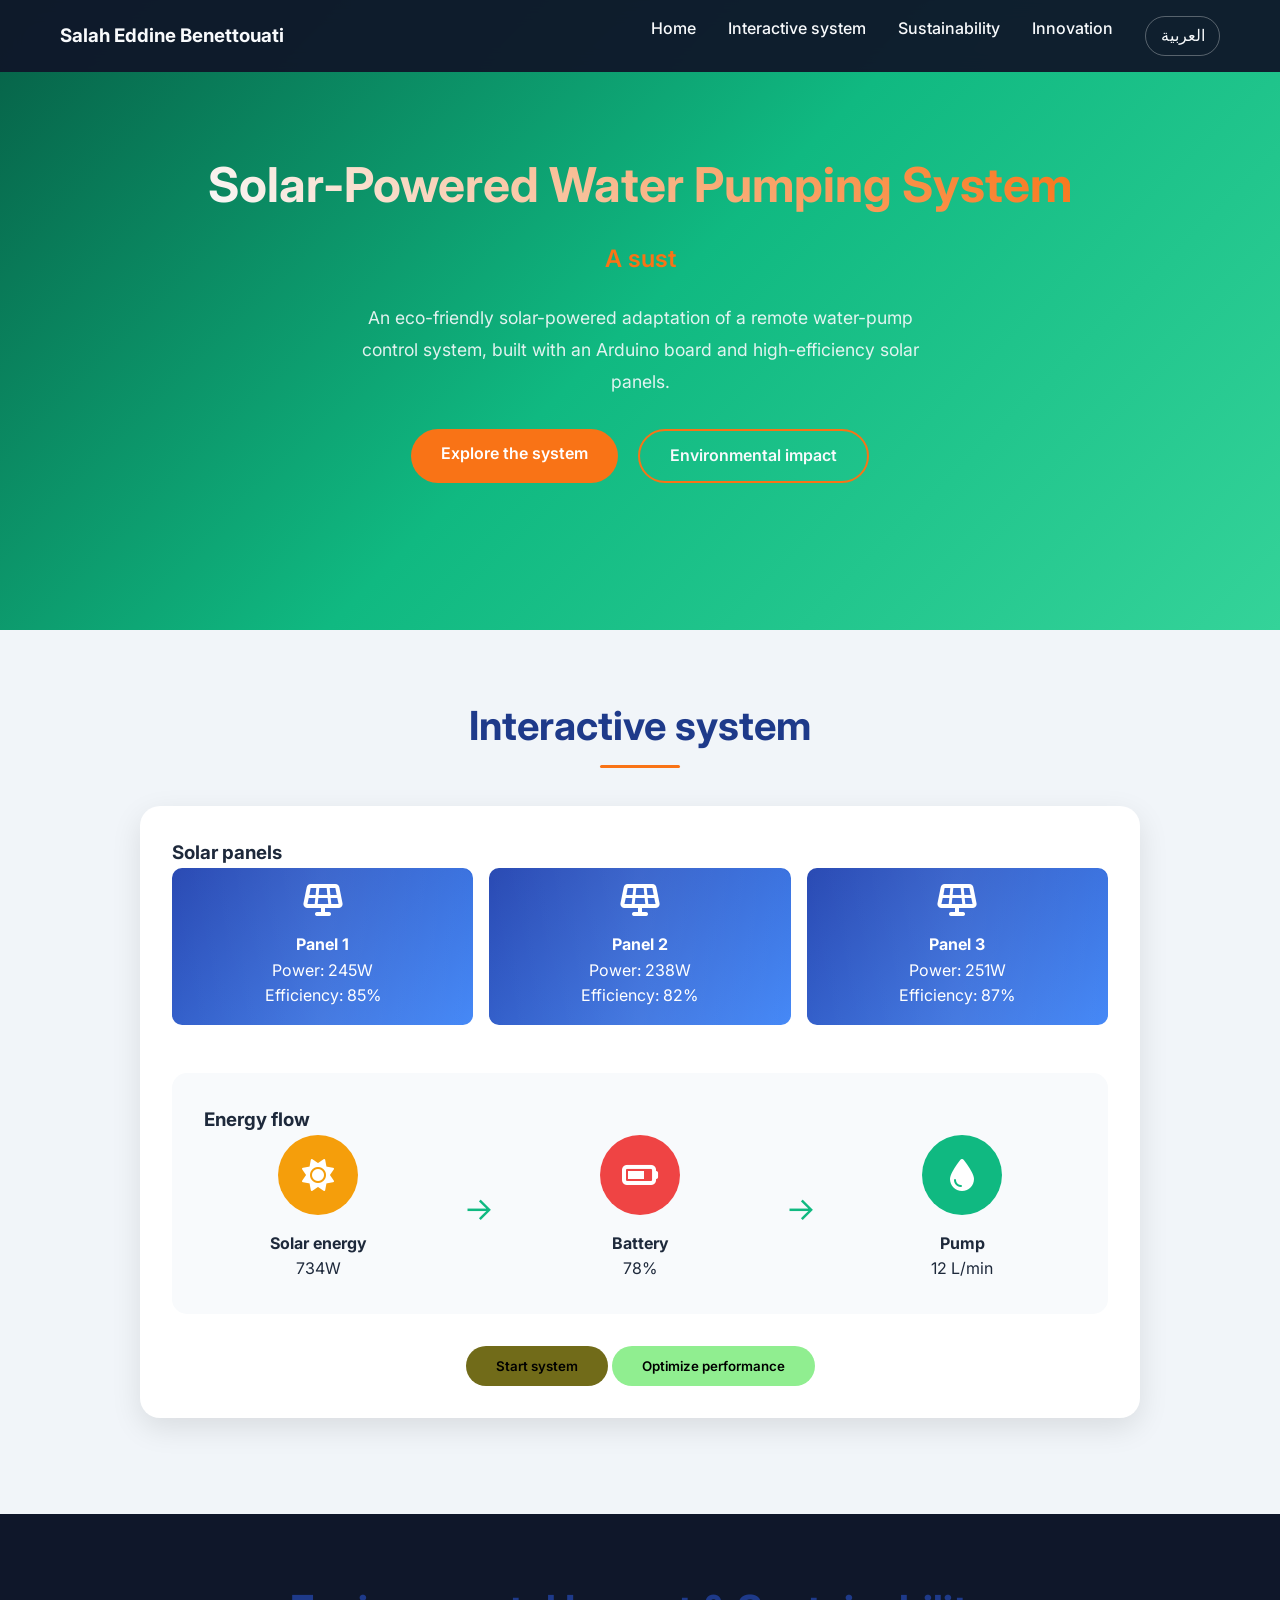
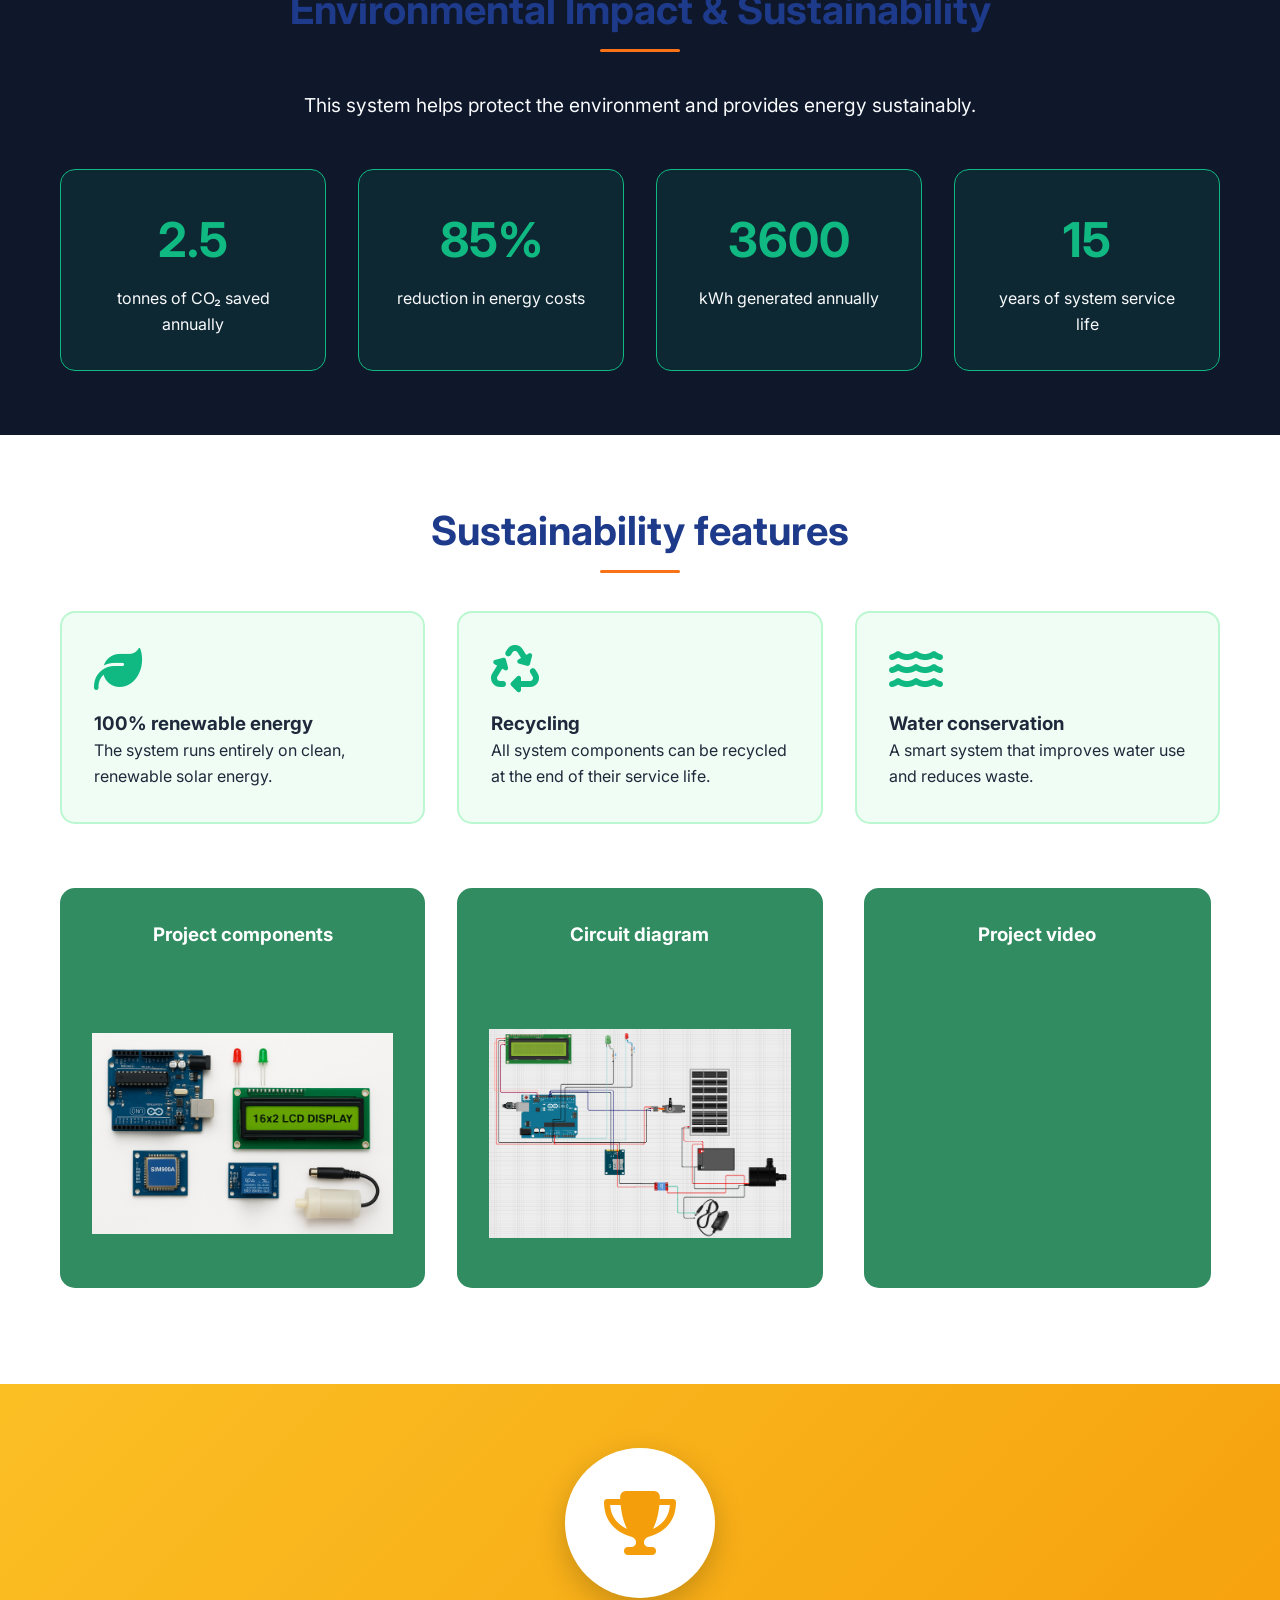
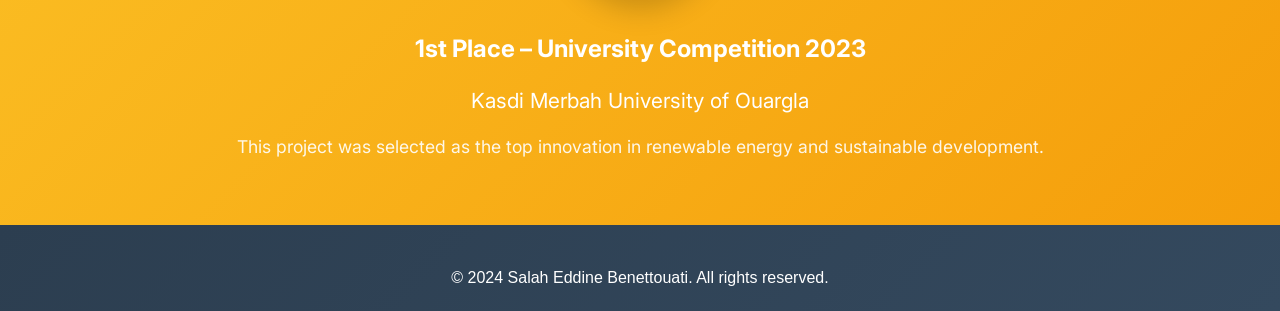
<file: en/project/solar-pump.html>
<!DOCTYPE html>
<html lang="en" dir="ltr">
<head>
    <meta charset="UTF-8">
    <meta name="viewport" content="width=device-width, initial-scale=1.0">
    <title>Solar-Powered Water Pumping System - Salah Eddine Benettouati</title>
    <link href="https://fonts.googleapis.com/css2?family=Cairo:wght@300;400;600;700&family=Inter:wght@300;400;500;600;700&display=swap" rel="stylesheet">
    <link rel="stylesheet" href="https://cdnjs.cloudflare.com/ajax/libs/font-awesome/6.5.2/css/all.min.css">
    <link rel="stylesheet" href="../../styles.css">
    <style>
        .project-hero {
            background: linear-gradient(135deg, #065f46 0%, #10b981 50%, #34d399 100%);
            min-height: 70vh;
            display: flex;
            align-items: center;
            color: white;
            position: relative;
        }

        .solar-demo {
            background: var(--bg-light);
            padding: 4rem 0;
        }

        .solar-system {
            max-width: 1000px;
            margin: 2rem auto;
            background: white;
            border-radius: 20px;
            padding: 2rem;
            box-shadow: 0 10px 30px rgba(0,0,0,0.1);
        }

        .solar-panels {
            display: grid;
            grid-template-columns: repeat(auto-fit, minmax(200px, 1fr));
            gap: 1rem;
            margin-bottom: 3rem;
        }

        .panel {
            background: linear-gradient(135deg, #1e40af, #3b82f6);
            border-radius: 10px;
            padding: 1rem;
            color: white;
            text-align: center;
            position: relative;
            overflow: hidden;
        }

        .panel::before {
            content: '';
            position: absolute;
            top: -50%;
            left: -50%;
            width: 200%;
            height: 200%;
            background: linear-gradient(45deg, transparent, rgba(255,255,255,0.1), transparent);
            transform: rotate(45deg);
            animation: shine 3s infinite;
        }

        @keyframes shine {
            0% { transform: translateX(-100%) translateY(-100%) rotate(45deg); }
            100% { transform: translateX(100%) translateY(100%) rotate(45deg); }
        }

        .energy-flow {
            background: #f8fafc;
            border-radius: 15px;
            padding: 2rem;
            margin: 2rem 0;
            position: relative;
        }

        .flow-diagram {
            display: flex;
            align-items: center;
            justify-content: space-between;
            flex-wrap: wrap;
            gap: 2rem;
        }

        .flow-item {
            text-align: center;
            flex: 1;
            min-width: 120px;
        }

        .flow-icon {
            width: 80px;
            height: 80px;
            margin: 0 auto 1rem;
            border-radius: 50%;
            display: flex;
            align-items: center;
            justify-content: center;
            font-size: 2rem;
            color: white;
        }

        .solar-icon { background: #f59e0b; }
        .battery-icon { background: #ef4444; }
        .pump-icon { background: #10b981; }

        .flow-arrow {
            font-size: 2rem;
            color: var(--accent-color);
            animation: pulse 2s infinite;
        }

        .environmental-impact {
            background: var(--bg-dark);
            color: var(--text-light);
            padding: 4rem 0;
        }

        .impact-stats {
            display: grid;
            grid-template-columns: repeat(auto-fit, minmax(200px, 1fr));
            gap: 2rem;
            margin-top: 3rem;
        }

        .impact-card {
            background: rgba(16, 185, 129, 0.1);
            border: 1px solid var(--accent-color);
            border-radius: 15px;
            padding: 2rem;
            text-align: center;
        }

        .impact-number {
            font-size: 3rem;
            font-weight: 700;
            color: var(--accent-color);
            margin-bottom: 0.5rem;
        }

        .sustainability-features {
            background: white;
            padding: 4rem 0;
        }

        .feature-grid {
            display: grid;
            grid-template-columns: repeat(auto-fit, minmax(300px, 1fr));
            gap: 2rem;
        }

        .feature-card {
            background: #f0fdf4;
            border: 2px solid #bbf7d0;
            border-radius: 15px;
            padding: 2rem;
            transition: transform 0.3s ease;
        }

        .feature-card:hover {
            transform: translateY(-5px);
            border-color: var(--accent-color);
        }

        .innovation-award {
            background: linear-gradient(135deg, #fbbf24, #f59e0b);
            color: white;
            padding: 4rem 0;
            text-align: center;
        }

        .award-badge {
            width: 150px;
            height: 150px;
            margin: 0 auto 2rem;
            background: white;
            border-radius: 50%;
            display: flex;
            align-items: center;
            justify-content: center;
            box-shadow: 0 10px 30px rgba(0,0,0,0.2);
        }

        .award-badge i {
            font-size: 4rem;
            color: #f59e0b;
        }
    </style>
</head>
<body>
    <!-- Navigation -->
    <nav class="navbar">
        <div class="nav-container">
            <div class="nav-logo">
                <h3>Salah Eddine Benettouati</h3>
            </div>
            <ul class="nav-menu">
                <li><a href="../index.html" class="nav-link">Home</a></li>
                <li><a href="#demo" class="nav-link">Interactive system</a></li>
                <li><a href="#sustainability" class="nav-link">Sustainability</a></li>
                <li><a href="#innovation" class="nav-link">Innovation</a></li>
                <li><a href="../../project/solar-pump.html" class="nav-link language-toggle" lang="ar" hreflang="ar">العربية</a></li>
            </ul>
            <div class="hamburger">
                <span class="bar"></span>
                <span class="bar"></span>
                <span class="bar"></span>
            </div>
        </div>
    </nav>

    <!-- Project Hero -->
    <section class="project-hero">
        <div class="container">
            <div class="hero-content">
                <h1 class="hero-title">Solar-Powered Water Pumping System</h1>
                <p class="hero-subtitle">A sustainable, smart irrigation solution powered by renewable energy</p>
                <div class="hero-description">
                    <p>An eco-friendly solar-powered adaptation of a remote water-pump control system, built with an Arduino board and high-efficiency solar panels.</p>
                </div>
                <div class="hero-buttons">
                    <a href="#demo" class="btn btn-primary">Explore the system</a>
                    <a href="#sustainability" class="btn btn-secondary">Environmental impact</a>
                </div>
            </div>
        </div>
    </section>

    <!-- Solar System Demo -->
    <section id="demo" class="solar-demo">
        <div class="container">
            <h2 class="section-title">Interactive system</h2>
            <div class="solar-system">
                <h3>Solar panels</h3>
                <div class="solar-panels">
                    <div class="panel">
                        <i class="fas fa-solar-panel" style="font-size: 2rem; margin-bottom: 1rem;"></i>
                        <h4>Panel 1</h4>
                        <p>Power: <span id="panel1-power">245W</span></p>
                        <p>Efficiency: <span id="panel1-efficiency">85%</span></p>
                    </div>
                    <div class="panel">
                        <i class="fas fa-solar-panel" style="font-size: 2rem; margin-bottom: 1rem;"></i>
                        <h4>Panel 2</h4>
                        <p>Power: <span id="panel2-power">238W</span></p>
                        <p>Efficiency: <span id="panel2-efficiency">82%</span></p>
                    </div>
                    <div class="panel">
                        <i class="fas fa-solar-panel" style="font-size: 2rem; margin-bottom: 1rem;"></i>
                        <h4>Panel 3</h4>
                        <p>Power: <span id="panel3-power">251W</span></p>
                        <p>Efficiency: <span id="panel3-efficiency">87%</span></p>
                    </div>
                </div>

                <div class="energy-flow">
                    <h3>Energy flow</h3>
                    <div class="flow-diagram">
                        <div class="flow-item">
                            <div class="flow-icon solar-icon">
                                <i class="fas fa-sun"></i>
                            </div>
                            <h4>Solar energy</h4>
                            <p id="solar-input">734W</p>
                        </div>

                        <div class="flow-arrow">→</div>

                        <div class="flow-item">
                            <div class="flow-icon battery-icon">
                                <i class="fas fa-battery-three-quarters"></i>
                            </div>
                            <h4>Battery</h4>
                            <p id="battery-level">78%</p>
                        </div>

                        <div class="flow-arrow">→</div>

                        <div class="flow-item">
                            <div class="flow-icon pump-icon">
                                <i class="fas fa-tint"></i>
                            </div>
                            <h4>Pump</h4>
                            <p id="pump-flow">12 L/min</p>
                        </div>
                    </div>
                </div>

                <div class="system-controls" style="text-align: center; margin-top: 2rem;">
                    <button class="btn btn-primary"        style="background-color: #716b19; color: black;"  onclick="toggleSolarSystem()" id="system-toggle">Start system</button>
                    <button class="btn btn-primary"        style="background-color: #90ee90; color: black;"  onclick="optimizeSystem()">Optimize performance</button>
                </div>
            </div>
        </div>
    </section>

    <!-- Environmental Impact -->
    <section id="sustainability" class="environmental-impact">
        <div class="container">
            <h2 class="section-title">Environmental Impact & Sustainability</h2>
            <p style="text-align: center; font-size: 1.2rem; margin-bottom: 2rem;">
                This system helps protect the environment and provides energy sustainably.
            </p>

            <div class="impact-stats">
                <div class="impact-card">
                    <div class="impact-number">2.5</div>
                    <p>tonnes of CO₂ saved annually</p>
                </div>
                <div class="impact-card">
                    <div class="impact-number">85%</div>
                    <p>reduction in energy costs</p>
                </div>
                <div class="impact-card">
                    <div class="impact-number">3600</div>
                    <p>kWh generated annually</p>
                </div>
                <div class="impact-card">
                    <div class="impact-number">15</div>
                    <p>years of system service life</p>
                </div>
            </div>
        </div>
    </section>

    <!-- Sustainability Features -->
    <section class="sustainability-features">
        <div class="container">
            <h2 class="section-title">Sustainability features</h2>
            <div class="feature-grid">
                <div class="feature-card">
                    <i class="fas fa-leaf" style="font-size: 3rem; color: var(--accent-color); margin-bottom: 1rem;"></i>
                    <h3>100% renewable energy</h3>
                    <p>The system runs entirely on clean, renewable solar energy.</p>
                </div>

                <div class="feature-card">
                    <i class="fas fa-recycle" style="font-size: 3rem; color: var(--accent-color); margin-bottom: 1rem;"></i>
                    <h3>Recycling</h3>
                    <p>All system components can be recycled at the end of their service life.</p>
                </div>

                <div class="feature-card">
                    <i class="fas fa-water" style="font-size: 3rem; color: var(--accent-color); margin-bottom: 1rem;"></i>
                    <h3>Water conservation</h3>
                    <p>A smart system that improves water use and reduces waste.</p>
                </div>


                <div class="circuit-diagram" style="background: #328c62; border-radius: 15px; margin: 2rem auto; padding: 2rem; text-align: center;">
                <h3 style="color: white; margin-bottom: 1rem;"> Project components </h3>
                <img src="../../project/images_project/circuit-diagram_pice.png"
                    alt="Circuit diagram"
                    style="display: block; margin: 0 auto; width: 100%; height: 100%; max-height: 400px; border-radius: 15px; object-fit: contain;">
                </div>



                <div class="circuit-diagram" style="background: #328c62; border-radius: 15px; margin: 2rem auto; padding: 2rem; text-align: center;">
                <h3 style="color: white; margin-bottom: 1rem;"> Circuit diagram </h3>
                <img src="../../project/images_project/circuit-diagram-2.png"
                    alt="Circuit diagram"
                    style="display: block; margin: 0 auto; width: 100%; height: 100%; max-height: 400px; border-radius: 15px; object-fit: contain;">
                </div>






                <div class="circuit-diagram" style="background: #328c62; border-radius: 15px; margin: 2rem auto; padding: 2rem; text-align: center; width: 95%; max-width: 1200px;">
                <h3 style="color: white; margin-bottom: 1rem;">Project video</h3>

                <div style="position: relative; padding-bottom: 56.25%; height: 0; overflow: hidden; border-radius: 15px;">
                    <iframe
                        src="https://drive.google.com/file/d/1md72mgknYK41I24s32O6O4D5jf7xrxQv/preview"
                        style="position: absolute; top: 0; left: 0; width: 100%; height: 100%; border: 0;"
                        allow="autoplay; fullscreen"
                        allowfullscreen>
                    </iframe>
                </div>
            </div>




            </div>
        </div>
    </section>

    <!-- Innovation Award -->
    <section id="innovation" class="innovation-award">
        <div class="container">
            <div class="award-badge">
                <i class="fas fa-trophy"></i>
            </div>
            <h2>1st Place – University Competition 2023</h2>
            <p style="font-size: 1.3rem; margin: 1rem 0;">Kasdi Merbah University of Ouargla</p>
            <p style="font-size: 1.1rem; opacity: 0.9;">
                This project was selected as the top innovation in renewable energy and sustainable development.
            </p>
        </div>
    </section>

    <!-- Footer -->
    <footer class="footer">
        <div class="container">
            <p>&copy; 2024 Salah Eddine Benettouati. All rights reserved.</p>
        </div>
    </footer>

    <script src="../../script.js"></script>
</body>
</html>
</file>
<file: css/main.css>
/* ==========================================================
   Salah Eddine Benettouati — portfolio
   Theme: "schematic" — ink-navy board, copper traces, mono labels
   ========================================================== */

:root {
    --ink: #0b1220;
    --ink-2: #0f1a2e;
    --surface: #131f36;
    --surface-2: #182844;
    --line: rgba(148, 170, 210, 0.14);
    --line-strong: rgba(148, 170, 210, 0.28);
    --text: #e6ecf5;
    --muted: #93a3bd;
    --copper: #f97316;
    --copper-soft: #fdba74;
    --signal: #34d399;
    --gold: #fbbf24;
    --silver: #cbd5e1;

    --font-display: 'Readex Pro', 'IBM Plex Sans Arabic', sans-serif;
    --font-body: 'IBM Plex Sans Arabic', 'Readex Pro', sans-serif;
    --font-mono: 'JetBrains Mono', ui-monospace, monospace;

    --radius: 14px;
    --nav-h: 72px;
    --ease: cubic-bezier(0.2, 0.7, 0.2, 1);
}

*, *::before, *::after { box-sizing: border-box; margin: 0; padding: 0; }

html { scroll-behavior: smooth; scroll-padding-top: var(--nav-h); }

html[lang="en"] {
    --font-display: 'Inter', 'Readex Pro', sans-serif;
    --font-body: 'Inter', 'Readex Pro', sans-serif;
}

body {
    font-family: var(--font-body);
    font-size: 1.0625rem;
    line-height: 1.8;
    color: var(--text);
    background: var(--ink);
    overflow-x: hidden;
    -webkit-font-smoothing: antialiased;
}

img { max-width: 100%; display: block; }
a { color: inherit; text-decoration: none; }
ul, ol { list-style: none; }

::selection { background: var(--copper); color: var(--ink); }

:focus-visible { outline: 2px solid var(--copper); outline-offset: 3px; border-radius: 6px; }

.container { width: min(1180px, 100% - 2.5rem); margin-inline: auto; }

.mono { font-family: var(--font-mono); letter-spacing: 0.02em; }

.skip-link {
    position: absolute;
    inset-inline-start: 1rem;
    top: -100px;
    background: var(--copper);
    color: var(--ink);
    padding: 0.5rem 1rem;
    border-radius: 8px;
    z-index: 2000;
    font-weight: 600;
}
.skip-link:focus { top: 1rem; }

/* ---------- Buttons ---------- */
.btn {
    display: inline-flex;
    align-items: center;
    gap: 0.6rem;
    padding: 0.85rem 1.6rem;
    border-radius: 999px;
    font-family: var(--font-display);
    font-weight: 600;
    font-size: 1rem;
    border: 1px solid transparent;
    cursor: pointer;
    transition: transform 0.25s var(--ease), background 0.25s, border-color 0.25s, box-shadow 0.25s;
}
.btn-primary {
    background: var(--copper);
    color: var(--ink);
    box-shadow: 0 10px 30px -10px rgba(249, 115, 22, 0.6);
}
.btn-primary:hover { transform: translateY(-2px); background: #fb8a3c; }
.btn-primary i.fa-arrow-left { transition: transform 0.25s var(--ease); }
.btn-primary:hover i.fa-arrow-left { transform: translateX(-4px); }
.btn-ghost {
    border-color: var(--line-strong);
    color: var(--text);
    background: rgba(255, 255, 255, 0.02);
}
.btn-ghost:hover { border-color: var(--copper); color: var(--copper-soft); transform: translateY(-2px); }
.btn[disabled] { opacity: 0.6; cursor: progress; transform: none; }

/* ---------- Navigation ---------- */
.navbar {
    position: fixed;
    inset: 0 0 auto 0;
    height: var(--nav-h);
    z-index: 1000;
    transition: background 0.3s, border-color 0.3s, backdrop-filter 0.3s;
    border-bottom: 1px solid transparent;
}
.navbar.scrolled {
    background: rgba(11, 18, 32, 0.85);
    backdrop-filter: blur(14px);
    -webkit-backdrop-filter: blur(14px);
    border-bottom-color: var(--line);
}
.nav-container {
    width: min(1180px, 100% - 2.5rem);
    height: 100%;
    margin-inline: auto;
    display: flex;
    align-items: center;
    justify-content: space-between;
    gap: 1rem;
}
.nav-logo { display: flex; align-items: center; gap: 0.75rem; font-family: var(--font-display); font-weight: 600; }
.logo-mark {
    display: grid;
    place-items: center;
    width: 38px;
    height: 38px;
    border-radius: 10px;
    border: 1px solid var(--copper);
    color: var(--copper);
    font-family: var(--font-mono);
    font-size: 0.85rem;
    font-weight: 600;
}
.nav-menu { display: flex; align-items: center; gap: 0.25rem; }
.nav-link {
    display: block;
    padding: 0.45rem 0.9rem;
    border-radius: 999px;
    color: var(--muted);
    font-size: 0.95rem;
    transition: color 0.2s, background 0.2s;
}
.nav-link:hover, .nav-link.active { color: var(--text); background: rgba(255, 255, 255, 0.05); }
.nav-cta { color: var(--copper); border: 1px solid rgba(249, 115, 22, 0.4); margin-inline-start: 0.5rem; }
.nav-cta:hover { background: var(--copper); color: var(--ink); }
.language-toggle { border: 1px solid var(--line-strong); color: var(--copper-soft); margin-inline-start: 0.25rem; }
.language-toggle:hover { border-color: var(--copper); color: var(--text); background: rgba(249, 115, 22, 0.08); }

.hamburger {
    display: none;
    flex-direction: column;
    gap: 5px;
    background: none;
    border: 0;
    padding: 0.5rem;
    cursor: pointer;
}
.bar { width: 24px; height: 2px; background: var(--text); border-radius: 2px; transition: transform 0.3s, opacity 0.3s; }
.hamburger.active .bar:nth-child(1) { transform: translateY(7px) rotate(45deg); }
.hamburger.active .bar:nth-child(2) { opacity: 0; }
.hamburger.active .bar:nth-child(3) { transform: translateY(-7px) rotate(-45deg); }

/* ---------- Hero ---------- */
.hero {
    position: relative;
    min-height: 100svh;
    display: flex;
    align-items: center;
    padding: calc(var(--nav-h) + 3rem) 0 5rem;
    overflow: hidden;
    background:
        radial-gradient(60rem 40rem at 85% 10%, rgba(249, 115, 22, 0.14), transparent 60%),
        radial-gradient(50rem 40rem at 0% 100%, rgba(52, 211, 153, 0.08), transparent 60%),
        var(--ink);
}
.hero-grid {
    position: absolute;
    inset: 0;
    background-image:
        linear-gradient(var(--line) 1px, transparent 1px),
        linear-gradient(90deg, var(--line) 1px, transparent 1px);
    background-size: 48px 48px;
    mask-image: radial-gradient(ellipse at center, #000 30%, transparent 75%);
    -webkit-mask-image: radial-gradient(ellipse at center, #000 30%, transparent 75%);
    opacity: 0.6;
}
.hero-inner {
    position: relative;
    display: grid;
    grid-template-columns: 1.25fr 1fr;
    align-items: center;
    gap: 4rem;
}
.eyebrow {
    display: inline-flex;
    align-items: center;
    gap: 0.6rem;
    padding: 0.3rem 0.9rem;
    border: 1px solid var(--line-strong);
    border-radius: 999px;
    font-size: 0.85rem;
    color: var(--muted);
    margin-bottom: 1.5rem;
}
.status-dot {
    width: 8px;
    height: 8px;
    border-radius: 50%;
    background: var(--signal);
    box-shadow: 0 0 0 0 rgba(52, 211, 153, 0.6);
    animation: ping 2s infinite;
}
@keyframes ping {
    0% { box-shadow: 0 0 0 0 rgba(52, 211, 153, 0.6); }
    80%, 100% { box-shadow: 0 0 0 10px rgba(52, 211, 153, 0); }
}
.hero-title {
    font-family: var(--font-display);
    font-weight: 700;
    font-size: clamp(2.5rem, 6vw, 4.5rem);
    line-height: 1.15;
    letter-spacing: -0.01em;
}
.hero-title span { display: block; color: var(--copper); }
.hero-subtitle {
    margin-top: 1rem;
    font-family: var(--font-display);
    font-size: clamp(1.15rem, 2.2vw, 1.45rem);
    color: var(--copper-soft);
    min-height: 1.8em;
}
.hero-subtitle.typing::after {
    content: '';
    display: inline-block;
    width: 2px;
    height: 1.1em;
    margin-inline-start: 4px;
    vertical-align: -0.15em;
    background: currentColor;
    animation: caret 0.9s steps(1) infinite;
}
@keyframes caret { 50% { opacity: 0; } }
.hero-description { margin-top: 1.25rem; max-width: 36rem; color: var(--muted); }
.hero-buttons { display: flex; flex-wrap: wrap; gap: 0.9rem; margin-top: 2.25rem; }

.hero-visual { display: grid; justify-items: center; gap: 2rem; }
.chip {
    position: relative;
    width: min(320px, 70vw);
    aspect-ratio: 1;
    padding: 14px;
    border-radius: 28px;
    background: linear-gradient(145deg, var(--surface-2), var(--ink-2));
    border: 1px solid var(--line-strong);
    box-shadow: 0 40px 80px -30px rgba(0, 0, 0, 0.7), inset 0 0 0 1px rgba(249, 115, 22, 0.15);
}
.chip img { width: 100%; height: 100%; object-fit: cover; border-radius: 18px; }
.pins {
    position: absolute;
    inset-inline: 15%;
    height: 14px;
    background: repeating-linear-gradient(90deg, var(--copper) 0 6px, transparent 6px 22px);
    opacity: 0.8;
}
.pins-top { top: -14px; border-radius: 2px 2px 0 0; }
.pins-bottom { bottom: -14px; }

.hero-stats {
    display: grid;
    grid-template-columns: repeat(3, 1fr);
    width: 100%;
    max-width: 420px;
    border: 1px solid var(--line);
    border-radius: var(--radius);
    background: rgba(19, 31, 54, 0.6);
}
.hero-stats div { padding: 1rem 0.75rem; text-align: center; }
.hero-stats div + div { border-inline-start: 1px solid var(--line); }
.hero-stats dd { font-family: var(--font-mono); font-size: 1.6rem; font-weight: 600; color: var(--copper); line-height: 1.2; }
.hero-stats dt { font-size: 0.8rem; color: var(--muted); line-height: 1.4; }
.hero-stats div { display: flex; flex-direction: column-reverse; }

.scroll-indicator {
    position: absolute;
    bottom: 1.75rem;
    left: 50%;
    translate: -50% 0;
    color: var(--muted);
    animation: bob 2.2s ease-in-out infinite;
}
@keyframes bob { 50% { transform: translateY(8px); } }

/* ---------- Sections ---------- */
.section { padding: 6.5rem 0; position: relative; }
.section-alt { background: var(--ink-2); border-block: 1px solid var(--line); }

.section-head { display: flex; align-items: baseline; gap: 1rem; margin-bottom: 3rem; }
.section-index {
    font-family: var(--font-mono);
    font-size: 0.9rem;
    color: var(--copper);
    padding: 0.15rem 0.55rem;
    border: 1px solid rgba(249, 115, 22, 0.4);
    border-radius: 6px;
}
.section-title {
    font-family: var(--font-display);
    font-size: clamp(1.8rem, 3.5vw, 2.5rem);
    font-weight: 700;
    line-height: 1.2;
}
.section-head::after {
    content: '';
    flex: 1;
    height: 1px;
    align-self: center;
    background: linear-gradient(to left, var(--line-strong), transparent);
}

.lead { font-size: 1.2rem; max-width: 52rem; color: var(--text); opacity: 0.9; }

.sub-title {
    font-family: var(--font-display);
    font-size: 1.25rem;
    font-weight: 600;
    margin: 3.5rem 0 1.5rem;
    color: var(--muted);
}

/* ---------- Cards ---------- */
.cards-grid { display: grid; grid-template-columns: repeat(auto-fit, minmax(240px, 1fr)); gap: 1.25rem; }
.card {
    position: relative;
    padding: 1.75rem;
    border-radius: var(--radius);
    background: var(--surface);
    border: 1px solid var(--line);
    transition: border-color 0.3s, transform 0.3s var(--ease);
}
.card:hover { border-color: rgba(249, 115, 22, 0.5); transform: translateY(-4px); }
.card-icon {
    display: grid;
    place-items: center;
    width: 48px;
    height: 48px;
    border-radius: 12px;
    background: rgba(249, 115, 22, 0.12);
    color: var(--copper);
    font-size: 1.25rem;
    margin-bottom: 1.25rem;
}
.card h4 { font-family: var(--font-display); font-size: 1.15rem; margin-bottom: 0.5rem; }
.card p { color: var(--muted); font-size: 0.95rem; line-height: 1.7; }
.badge {
    position: absolute;
    top: 1.5rem;
    inset-inline-end: 1.5rem;
    font-size: 0.75rem;
    padding: 0.15rem 0.6rem;
    border-radius: 999px;
    color: var(--signal);
    border: 1px solid rgba(52, 211, 153, 0.35);
}

/* ---------- Language meters ---------- */
.languages { display: grid; grid-template-columns: repeat(auto-fit, minmax(300px, 1fr)); gap: 1.25rem 3rem; }
.language-header { display: flex; justify-content: space-between; margin-bottom: 0.5rem; font-weight: 500; }
.language-header .mono { color: var(--copper-soft); font-size: 0.9rem; }
.meter { height: 8px; border-radius: 999px; background: var(--surface-2); overflow: hidden; }
.meter span {
    display: block;
    height: 100%;
    width: 0;
    border-radius: inherit;
    background: linear-gradient(to left, var(--copper), var(--gold));
    transition: width 1.4s var(--ease);
}
.languages.in-view .meter span { width: var(--value); }

/* ---------- Timeline ---------- */
.timeline { position: relative; display: grid; gap: 1.5rem; padding-inline-start: 2.5rem; }
.timeline::before {
    content: '';
    position: absolute;
    inset-block: 0.5rem;
    inset-inline-start: 19px;
    width: 2px;
    background: repeating-linear-gradient(to bottom, var(--line-strong) 0 6px, transparent 6px 12px);
}
.timeline-item { position: relative; }
.timeline-marker {
    position: absolute;
    inset-inline-start: -2.5rem;
    top: 1.5rem;
    display: grid;
    place-items: center;
    width: 40px;
    height: 40px;
    border-radius: 50%;
    background: var(--ink);
    border: 2px solid var(--copper);
    color: var(--copper);
    font-size: 0.95rem;
    z-index: 1;
}
.timeline-content {
    margin-inline-start: 1.25rem;
    padding: 1.75rem;
    border-radius: var(--radius);
    background: var(--surface);
    border: 1px solid var(--line);
}
.timeline-content h3 { font-family: var(--font-display); font-size: 1.2rem; line-height: 1.5; margin-top: 0.4rem; }
.timeline-content .role { color: var(--copper-soft); font-size: 0.95rem; margin: 0.25rem 0 0.75rem; }
.timeline-content p:not(.role) { color: var(--muted); font-size: 0.97rem; }
.period { font-size: 0.8rem; color: var(--muted); }
.achievements { display: grid; gap: 0.4rem; }
.achievements li { position: relative; padding-inline-start: 1.25rem; color: var(--muted); font-size: 0.95rem; }
.achievements li::before {
    content: '';
    position: absolute;
    inset-inline-start: 0;
    top: 0.75em;
    width: 7px;
    height: 7px;
    border-radius: 2px;
    background: var(--copper);
}

/* ---------- Projects ---------- */
.projects-grid { display: grid; grid-template-columns: repeat(auto-fit, minmax(340px, 1fr)); gap: 1.75rem; }
.project-card {
    display: flex;
    flex-direction: column;
    border-radius: 18px;
    overflow: hidden;
    background: var(--surface);
    border: 1px solid var(--line);
    transition: border-color 0.3s, transform 0.3s var(--ease);
}
.project-card:hover { border-color: rgba(249, 115, 22, 0.5); transform: translateY(-6px); }
.project-image { display: block; aspect-ratio: 16 / 9; overflow: hidden; background: var(--ink-2); }
.project-image img { width: 100%; height: 100%; object-fit: cover; transition: transform 0.6s var(--ease); }
.project-card:hover .project-image img { transform: scale(1.05); }
.project-content { display: flex; flex-direction: column; gap: 0.85rem; padding: 1.75rem; flex: 1; }
.project-content h3 { font-family: var(--font-display); font-size: 1.3rem; line-height: 1.45; }
.project-content h3 a:hover { color: var(--copper-soft); }
.project-content > p:not(.project-award) { color: var(--muted); font-size: 0.97rem; }
.project-award { display: inline-flex; align-items: center; gap: 0.5rem; font-size: 0.85rem; font-weight: 500; }
.project-award.gold { color: var(--gold); }
.project-award.silver { color: var(--silver); }
.tags { display: flex; flex-wrap: wrap; gap: 0.5rem; justify-content: flex-end; }
.tags li {
    font-family: var(--font-mono);
    font-size: 0.75rem;
    padding: 0.25rem 0.65rem;
    border-radius: 6px;
    background: var(--surface-2);
    border: 1px solid var(--line);
    color: var(--muted);
}
.link-arrow { margin-top: auto; display: inline-flex; align-items: center; gap: 0.5rem; color: var(--copper); font-weight: 600; }
.link-arrow i { transition: transform 0.25s var(--ease); }
.link-arrow:hover i { transform: translateX(-5px); }

/* ---------- Tools ---------- */
.tools-grid { display: grid; grid-template-columns: repeat(auto-fit, minmax(280px, 1fr)); gap: 1rem; }
.tool {
    display: flex;
    align-items: center;
    gap: 1rem;
    padding: 1.1rem 1.25rem;
    border-radius: var(--radius);
    background: var(--surface);
    border: 1px solid var(--line);
    transition: border-color 0.3s;
}
.tool:hover { border-color: rgba(249, 115, 22, 0.5); }
.tool img, .tool-icon {
    flex: none;
    width: 56px;
    height: 56px;
    object-fit: contain;
    padding: 8px;
    border-radius: 12px;
    background: #f1f5f9;
}
.tool-icon { display: grid; place-items: center; background: rgba(249, 115, 22, 0.12); color: var(--copper); font-size: 1.3rem; }
.tool h3 { font-family: var(--font-display); font-size: 1.02rem; font-weight: 600; }
.tool p { color: var(--muted); font-size: 0.88rem; line-height: 1.6; }

/* ---------- Contact ---------- */
.contact-content { display: grid; grid-template-columns: 1fr 1.4fr; gap: 2rem; align-items: start; }
.contact-info { display: grid; gap: 0.85rem; }
.contact-item {
    display: flex;
    align-items: center;
    gap: 1rem;
    padding: 1rem 1.25rem;
    border-radius: var(--radius);
    background: var(--surface);
    border: 1px solid var(--line);
    transition: border-color 0.3s;
}
a.contact-item:hover { border-color: rgba(249, 115, 22, 0.5); }
.contact-item > span:last-child { display: flex; flex-direction: column; min-width: 0; }
.contact-item strong { font-weight: 500; font-size: 0.85rem; color: var(--muted); }
.contact-item [dir="ltr"] { text-align: right; overflow-wrap: anywhere; }
.contact-icon {
    flex: none;
    display: grid;
    place-items: center;
    width: 44px;
    height: 44px;
    border-radius: 12px;
    background: rgba(249, 115, 22, 0.12);
    color: var(--copper);
}
.social-icons { display: flex; gap: 0.75rem; margin-top: 0.75rem; }
.social-icons a {
    display: grid;
    place-items: center;
    width: 46px;
    height: 46px;
    border-radius: 50%;
    border: 1px solid var(--line-strong);
    color: var(--muted);
    transition: all 0.25s;
}
.social-icons a:hover { background: var(--copper); border-color: var(--copper); color: var(--ink); transform: translateY(-3px); }

.contact-form {
    padding: 2rem;
    border-radius: 18px;
    background: var(--surface);
    border: 1px solid var(--line);
}
.contact-form h3 { font-family: var(--font-display); font-size: 1.35rem; }
.form-intro { color: var(--muted); font-size: 0.95rem; margin-bottom: 1.5rem; }
.form-row { display: grid; grid-template-columns: 1fr 1fr; gap: 1rem; }
.form-group { margin-bottom: 1.1rem; }
.form-group label { display: block; font-size: 0.9rem; margin-bottom: 0.4rem; color: var(--muted); }
.form-group input, .form-group textarea {
    width: 100%;
    padding: 0.8rem 1rem;
    border-radius: 10px;
    border: 1px solid var(--line-strong);
    background: var(--ink-2);
    color: var(--text);
    font: inherit;
    font-size: 0.97rem;
    transition: border-color 0.2s, box-shadow 0.2s;
}
.form-group input[dir="ltr"] { text-align: left; }
.form-group textarea { resize: vertical; min-height: 140px; }
.form-group input::placeholder, .form-group textarea::placeholder { color: #5f6f89; }
.form-group input:focus, .form-group textarea:focus {
    outline: none;
    border-color: var(--copper);
    box-shadow: 0 0 0 3px rgba(249, 115, 22, 0.18);
}
.hidden-field { position: absolute; left: -9999px; width: 1px; height: 1px; overflow: hidden; }
.form-status { margin-top: 1rem; font-size: 0.95rem; min-height: 1.5em; }
.form-status.success { color: var(--signal); }
.form-status.error { color: #f87171; }
.form-status.notice { color: var(--muted); }
.form-status a { color: var(--copper-soft); text-decoration: underline; overflow-wrap: anywhere; }

/* ---------- Footer ---------- */
.footer { padding: 3rem 0 2rem; border-top: 1px solid var(--line); }
.footer-content { display: flex; flex-wrap: wrap; justify-content: space-between; align-items: center; gap: 1.5rem; }
.footer-name { font-family: var(--font-display); font-weight: 600; font-size: 1.1rem; }
.footer-content p:not(.footer-name) { color: var(--muted); font-size: 0.9rem; }
.footer-links { display: flex; flex-wrap: wrap; gap: 1.25rem; }
.footer-links a { color: var(--muted); font-size: 0.92rem; }
.footer-links a:hover { color: var(--copper); }
.footer-bottom { text-align: center; color: #5f6f89; font-size: 0.85rem; margin-top: 2rem; }

/* ---------- Reveal on scroll ---------- */
.js .reveal { opacity: 0; transform: translateY(24px); transition: opacity 0.7s var(--ease), transform 0.7s var(--ease); }
.js .reveal.visible { opacity: 1; transform: none; }

/* ---------- Responsive ---------- */
@media (max-width: 960px) {
    .hero-inner { grid-template-columns: 1fr; gap: 3rem; text-align: center; }
    .hero-text { display: flex; flex-direction: column; align-items: center; }
    .hero-description { margin-inline: auto; }
    .hero-buttons { justify-content: center; }
    .hero-visual { order: -1; }
    .chip { width: min(240px, 60vw); }
    .contact-content { grid-template-columns: 1fr; }
}

@media (max-width: 820px) {
    .hamburger { display: flex; }
    .logo-text { font-size: 0.95rem; }
    .nav-menu {
        position: fixed;
        top: var(--nav-h);
        inset-inline: 0;
        flex-direction: column;
        align-items: stretch;
        gap: 0.25rem;
        padding: 1rem 1.25rem 1.5rem;
        background: rgba(11, 18, 32, 0.97);
        backdrop-filter: blur(14px);
        border-bottom: 1px solid var(--line);
        transform: translateY(-120%);
        visibility: hidden;
        transition: transform 0.35s var(--ease), visibility 0.35s;
    }
    .nav-menu.active { transform: none; visibility: visible; }
    .nav-link { padding: 0.75rem 1rem; font-size: 1rem; border-radius: 10px; }
    .nav-cta { margin: 0.5rem 0 0; text-align: center; }
    .navbar:has(.nav-menu.active) { background: rgba(11, 18, 32, 0.97); }
}

@media (max-width: 600px) {
    body { font-size: 1rem; }
    .section { padding: 4.5rem 0; }
    .section-head { margin-bottom: 2rem; }
    .projects-grid { grid-template-columns: 1fr; }
    .languages { grid-template-columns: 1fr; }
    .form-row { grid-template-columns: 1fr; gap: 0; }
    .contact-form { padding: 1.5rem; }
    .timeline { padding-inline-start: 0; }
    .timeline::before { display: none; }
    .timeline-marker { position: static; margin-bottom: 0.75rem; }
    .timeline-content { margin-inline-start: 0; }
    .footer-content { flex-direction: column; text-align: center; }
    .footer-links { justify-content: center; }
}

@media (prefers-reduced-motion: reduce) {
    html { scroll-behavior: auto; }
    *, *::before, *::after { animation: none !important; transition: none !important; }
    .js .reveal { opacity: 1; transform: none; }
}

html[lang="en"] .btn-primary i.fa-arrow-right { transition: transform 0.25s var(--ease); }
html[lang="en"] .btn-primary:hover i.fa-arrow-right { transform: translateX(4px); }
html[lang="en"] .link-arrow:hover i { transform: translateX(5px); }
</file>
<file: styles.css>
/* Reset and Base Styles */
* {
    margin: 0;
    padding: 0;
    box-sizing: border-box;
}

:root {
    --primary-color: #1e3a8a;
    --secondary-color: #f97316;
    --accent-color: #10b981;
    --text-light: #f8fafc;
    --text-dark: #1e293b;
    --bg-dark: #0f172a;
    --bg-light: #f1f5f9;
    --card-bg: rgba(30, 58, 138, 0.1);
    --border-color: rgba(249, 115, 22, 0.2);
}

body {
    font-family: 'Cairo', sans-serif;
    line-height: 1.6;
    color: var(--text-dark);
    overflow-x: hidden;
}

.container {
    max-width: 1200px;
    margin: 0 auto;
    padding: 0 20px;
}

/* Navigation */
.navbar {
    position: fixed;
    top: 0;
    width: 100%;
    background: rgba(15, 23, 42, 0.95);
    backdrop-filter: blur(10px);
    z-index: 1000;
    padding: 1rem 0;
    transition: all 0.3s ease;
}

.nav-container {
    max-width: 1200px;
    margin: 0 auto;
    padding: 0 20px;
    display: flex;
    justify-content: space-between;
    align-items: center;
}

.nav-logo h3 {
    color: var(--text-light);
    font-weight: 700;
}

.nav-menu {
    display: flex;
    list-style: none;
    gap: 2rem;
}

.nav-link {
    color: var(--text-light);
    text-decoration: none;
    transition: color 0.3s ease;
    font-weight: 500;
}

.nav-link:hover {
    color: var(--secondary-color);
}

.hamburger {
    display: none;
    flex-direction: column;
    cursor: pointer;
}

.hamburger.active .bar:nth-child(2) {
    opacity: 0;
}

.hamburger.active .bar:nth-child(1) {
    transform: translateY(8px) rotate(45deg);
}

.hamburger.active .bar:nth-child(3) {
    transform: translateY(-8px) rotate(-45deg);
}

.bar {
    width: 25px;
    height: 3px;
    background: var(--text-light);
    margin: 3px 0;
    transition: 0.3s;
}

/* Hero Section */
.hero {
    min-height: 100vh;
    background: linear-gradient(135deg, var(--bg-dark) 0%, var(--primary-color) 100%);
    display: flex;
    align-items: center;
    position: relative;
    overflow: hidden;
}

.hero-container {
    max-width: 1200px;
    margin: 0 auto;
    padding: 0 20px;
    width: 100%;
}

.hero-content {
    text-align: center;
    color: var(--text-light);
    z-index: 2;
    position: relative;
}

.profile-image {
    margin: 0 auto 2rem;
    width: 200px;
    height: 200px;
    border-radius: 50%;
    overflow: hidden;
    border: 4px solid var(--secondary-color);
    box-shadow: 0 10px 30px rgba(249, 115, 22, 0.3);
    animation: float 3s ease-in-out infinite;
}

@keyframes float {
    0%, 100% { transform: translateY(0px); }
    50% { transform: translateY(-10px); }
}

.profile-image img {
    width: 100%;
    height: 100%;
    object-fit: cover;
}

.hero-title {
    font-size: 3rem;
    font-weight: 700;
    margin-bottom: 1rem;
    background: linear-gradient(45deg, var(--text-light), var(--secondary-color));
    background-clip: text;
    -webkit-background-clip: text;
    -webkit-text-fill-color: transparent;
}

.hero-subtitle {
    font-size: 1.5rem;
    color: var(--secondary-color);
    margin-bottom: 1.5rem;
    font-weight: 600;
}

.hero-description {
    font-size: 1.1rem;
    max-width: 600px;
    margin: 0 auto 2rem;
    opacity: 0.9;
    line-height: 1.8;
}

.hero-buttons {
    display: flex;
    gap: 1rem;
    justify-content: center;
    flex-wrap: wrap;
}

.btn {
    padding: 12px 30px;
    border: none;
    border-radius: 50px;
    text-decoration: none;
    font-weight: 600;
    transition: all 0.3s ease;
    cursor: pointer;
    font-family: inherit;
    display: inline-block;
}

.btn-primary {
    background: var(--secondary-color);
    color: white;
}

.btn-primary:hover {
    background: #ea580c;
    transform: translateY(-2px);
    box-shadow: 0 10px 25px rgba(249, 115, 22, 0.3);
}

.btn-secondary {
    background: transparent;
    color: var(--text-light);
    border: 2px solid var(--secondary-color);
}

.btn-secondary:hover {
    background: var(--secondary-color);
    color: white;
}

/* Circuit Background Animation */
.hero-bg-animation {
    position: absolute;
    top: 0;
    left: 0;
    width: 100%;
    height: 100%;
    z-index: 1;
}

.circuit-line {
    position: absolute;
    background: rgba(249, 115, 22, 0.1);
    animation: pulse 4s linear infinite;
}

.line-1 { width: 2px; height: 60%; top: 20%; left: 10%; animation-delay: 0s; }
.line-2 { width: 40%; height: 2px; top: 50%; right: 20%; animation-delay: 1s; }
.line-3 { width: 2px; height: 40%; bottom: 10%; right: 15%; animation-delay: 2s; }

@keyframes pulse {
    0%, 100% { opacity: 0.1; }
    50% { opacity: 0.3; }
}

/* Section Styles */
section { 
    padding: 5rem 0; 
}

.section-title {
    font-size: 2.5rem;
    text-align: center;
    margin-bottom: 3rem;
    color: var(--primary-color);
    position: relative;
}

.section-title::after {
    content: '';
    position: absolute;
    bottom: -10px;
    left: 50%;
    transform: translateX(-50%);
    width: 80px;
    height: 3px;
    background: var(--secondary-color);
    border-radius: 2px;
}

/* About Section */
.about { 
    background: var(--bg-light); 
}

.about-text {
    text-align: center;
    font-size: 1.1rem;
    max-width: 800px;
    margin: 0 auto 3rem;
    color: var(--text-dark);
    line-height: 1.8;
}

.skills-grid {
    display: grid;
    grid-template-columns: repeat(auto-fit, minmax(250px, 1fr));
    gap: 2rem;
    margin-bottom: 3rem;
}

.skill-card {
    background: white;
    padding: 2rem;
    border-radius: 15px;
    text-align: center;
    box-shadow: 0 5px 20px rgba(0, 0, 0, 0.1);
    transition: transform 0.3s ease, box-shadow 0.3s ease;
}

.skill-card:hover {
    transform: translateY(-5px);
    box-shadow: 0 10px 30px rgba(0, 0, 0, 0.15);
}

.skill-icon {
    width: 80px;
    height: 80px;
    margin: 0 auto 1rem;
    background: linear-gradient(45deg, var(--primary-color), var(--secondary-color));
    border-radius: 50%;
    display: flex;
    align-items: center;
    justify-content: center;
}

.skill-icon i {
    font-size: 2rem;
    color: white;
}

/* Languages */
.languages {
    max-width: 600px;
    margin: 0 auto;
}

.languages h3 {
    text-align: center;
    margin-bottom: 2rem;
    color: var(--primary-color);
}

.language-bar {
    margin-bottom: 1rem;
}

.language-bar span {
    display: block;
    margin-bottom: 0.5rem;
    font-weight: 600;
}

.progress {
    width: 100%;
    height: 10px;
    background: #e2e8f0;
    border-radius: 5px;
    overflow: hidden;
}

.progress-bar {
    height: 100%;
    background: linear-gradient(90deg, var(--primary-color), var(--secondary-color));
    border-radius: 5px;
    transition: width 2s ease-in-out;
}

/* Experience Section */
.experience-section {
    margin-top: 4rem;
}

.experience-section h3 {
    text-align: center;
    color: var(--primary-color);
    margin-bottom: 2rem;
    font-size: 1.8rem;
}

.experience-cards {
    display: grid;
    grid-template-columns: repeat(auto-fit, minmax(400px, 1fr));
    gap: 2rem;
}

.experience-card {
    background: white;
    padding: 2rem;
    border-radius: 15px;
    display: flex;
    gap: 1.5rem;
    box-shadow: 0 5px 20px rgba(0, 0, 0, 0.1);
    transition: transform 0.3s ease;
}

.experience-card:hover { 
    transform: translateY(-3px); 
}

.company-logo {
    width: 60px;
    height: 60px;
    background: var(--primary-color);
    border-radius: 50%;
    display: flex;
    align-items: center;
    justify-content: center;
    flex-shrink: 0;
}

.company-logo i {
    font-size: 1.5rem;
    color: white;
}

/* Projects Section */
.projects {
    background: var(--bg-dark);
    color: var(--text-light);
}

.projects .section-title { 
    color: var(--text-light); 
}

.projects-grid {
    display: grid;
    grid-template-columns: repeat(auto-fit, minmax(400px, 1fr));
    gap: 2rem;
}

.project-card {
    background: rgba(255, 255, 255, 0.05);
    backdrop-filter: blur(10px);
    padding: 2rem;
    border-radius: 20px;
    border: 1px solid rgba(249, 115, 22, 0.2);
    transition: transform 0.3s ease, box-shadow 0.3s ease;
}

.project-card:hover {
    transform: translateY(-5px);
    box-shadow: 0 20px 40px rgba(249, 115, 22, 0.1);
}

.project-image {
    position: relative;
    width: 100%;
    height: 200px;
    margin-bottom: 1.5rem;
    border-radius: 15px;
    overflow: hidden;
}

.project-image img {
    width: 100%;
    height: 100%;
    object-fit: cover;
    transition: transform 0.3s ease;
}

.project-overlay {
    position: absolute;
    top: 0;
    left: 0;
    width: 100%;
    height: 100%;
    background: var(--primary-color);
    display: flex;
    align-items: center;
    justify-content: center;
    opacity: 0;
    transition: opacity 0.3s ease;
}

.project-overlay i { 
    font-size: 3rem; 
    color: var(--secondary-color); 
}

.project-card:hover .project-image img { 
    transform: scale(1.05); 
}

.project-card:hover .project-overlay { 
    opacity: 1; 
}

/* Education Section */
.education { 
    background: var(--bg-light); 
}

.timeline {
    max-width: 800px;
    margin: 0 auto;
    position: relative;
}

.timeline::before {
    content: '';
    position: absolute;
    left: 30px;
    top: 0;
    bottom: 0;
    width: 2px;
    background: var(--secondary-color);
}

.timeline-item {
    position: relative;
    padding: 0 0 3rem 80px;
}

.timeline-icon {
    position: absolute;
    left: 15px;
    top: 0;
    width: 30px;
    height: 30px;
    background: var(--secondary-color);
    border-radius: 50%;
    display: flex;
    align-items: center;
    justify-content: center;
}

.timeline-icon i { 
    font-size: 1rem; 
    color: white; 
}

.timeline-content {
    background: white;
    padding: 1.5rem;
    border-radius: 10px;
    box-shadow: 0 5px 15px rgba(0, 0, 0, 0.1);
}

/* Contact Section */
.contact {
    background: var(--primary-color);
    color: var(--text-light);
}

.contact .section-title { 
    color: var(--text-light); 
}

.contact-content {
    display: grid;
    grid-template-columns: 1fr 1fr;
    gap: 3rem;
    margin-bottom: 3rem;
}

.contact-item {
    display: flex;
    align-items: center;
    gap: 1rem;
    margin-bottom: 2rem;
}

.contact-icon {
    width: 50px;
    height: 50px;
    background: var(--secondary-color);
    border-radius: 50%;
    display: flex;
    align-items: center;
    justify-content: center;
}

.contact-icon i { 
    color: white; 
    font-size: 1.2rem; 
}

.contact-form {
    background: rgba(255, 255, 255, 0.1);
    padding: 2rem;
    border-radius: 15px;
    backdrop-filter: blur(10px);
}

.form-group { 
    margin-bottom: 1.5rem; 
}

.form-group label {
    display: block;
    margin-bottom: 0.5rem;
    color: var(--text-light);
    font-weight: 600;
}

.form-group input,
.form-group textarea {
    width: 100%;
    padding: 0.8rem;
    border: 1px solid rgba(255, 255, 255, 0.3);
    border-radius: 5px;
    background: rgba(255, 255, 255, 0.1);
    color: var(--text-light);
    font-family: inherit;
}

.form-group input::placeholder,
.form-group textarea::placeholder {
    color: rgba(255, 255, 255, 0.7);
}

/* Social Links */
.social-links { 
    display: flex; 
    justify-content: center; 
    gap: 1rem; 
}

.social-link {
    width: 50px;
    height: 50px;
    background: var(--secondary-color);
    border-radius: 50%;
    display: flex;
    align-items: center;
    justify-content: center;
    text-decoration: none;
    transition: transform 0.3s ease;
}

.social-link:hover { 
    transform: translateY(-3px); 
}

.social-link i { 
    color: white; 
    font-size: 1.2rem; 
}

/* Footer */
.footer {
    background: var(--bg-dark);
    color: var(--text-light);
    text-align: center;
    padding: 2rem 0;
}

/* Project Pages Styles */
.project-hero {
    background: linear-gradient(135deg, var(--bg-dark) 0%, var(--primary-color) 100%);
    min-height: 70vh;
    display: flex;
    align-items: center;
    color: var(--text-light);
    position: relative;
    overflow: hidden;
}

.project-demo {
    background: var(--bg-light);
    padding: 4rem 0;
}

.demo-interface {
    max-width: 800px;
    margin: 2rem auto;
    background: white;
    border-radius: 20px;
    padding: 2rem;
    box-shadow: 0 10px 30px rgba(0,0,0,0.1);
}

.pump-control {
    display: grid;
    grid-template-columns: repeat(auto-fit, minmax(200px, 1fr));
    gap: 2rem;
    margin-bottom: 2rem;
}

.pump-card {
    background: #f8fafc;
    border: 2px solid #e2e8f0;
    border-radius: 15px;
    padding: 1.5rem;
    text-align: center;
    transition: all 0.3s ease;
}

.pump-card.active {
    border-color: var(--accent-color);
    background: #ecfdf5;
}

.pump-status {
    width: 60px;
    height: 60px;
    border-radius: 50%;
    margin: 0 auto 1rem;
    display: flex;
    align-items: center;
    justify-content: center;
    font-size: 1.5rem;
    color: white;
}

.pump-status.on {
    background: var(--accent-color);
    animation: pulse-green 2s infinite;
}

.pump-status.off {
    background: #64748b;
}

@keyframes pulse-green {
    0% { box-shadow: 0 0 0 0 rgba(16, 185, 129, 0.7); }
    70% { box-shadow: 0 0 0 10px rgba(16, 185, 129, 0); }
    100% { box-shadow: 0 0 0 0 rgba(16, 185, 129, 0); }
}

.control-btn {
    background: var(--primary-color);
    color: white;
    border: none;
    padding: 0.8rem 1.5rem;
    border-radius: 25px;
    cursor: pointer;
    transition: all 0.3s ease;
    font-weight: 600;
}

.control-btn:hover {
    background: var(--secondary-color);
    transform: translateY(-2px);
}

.system-stats {
    display: grid;
    grid-template-columns: repeat(auto-fit, minmax(150px, 1fr));
    gap: 1rem;
    margin-top: 2rem;
}

.stat-card {
    background: white;
    border: 1px solid #e2e8f0;
    border-radius: 10px;
    padding: 1rem;
    text-align: center;
}

.components-section {
    background: white;
    padding: 4rem 0;
}

.component-grid {
    display: grid;
    grid-template-columns: repeat(auto-fit, minmax(300px, 1fr));
    gap: 2rem;
}

.component-card {
    background: #f8fafc;
    border-radius: 15px;
    padding: 2rem;
    text-align: center;
    box-shadow: 0 5px 15px rgba(0,0,0,0.1);
}

.circuit-diagram {
    max-width: 100%;
    height: 400px;
    background: #1e293b;
    border-radius: 15px;
    margin: 2rem auto;
    position: relative;
    overflow: hidden;
}

.achievements {
    background: var(--bg-dark);
    color: var(--text-light);
    padding: 4rem 0;
}

.medal {
    text-align: center;
    margin-bottom: 2rem;
}

.medal i {
    font-size: 4rem;
    color: #fbbf24;
    margin-bottom: 1rem;
}

/* Solar Project Specific Styles */
.solar-demo {
    background: var(--bg-light);
    padding: 4rem 0;
}

.solar-system {
    max-width: 1000px;
    margin: 2rem auto;
    background: white;
    border-radius: 20px;
    padding: 2rem;
    box-shadow: 0 10px 30px rgba(0,0,0,0.1);
}

.solar-panels {
    display: grid;
    grid-template-columns: repeat(auto-fit, minmax(200px, 1fr));
    gap: 1rem;
    margin-bottom: 3rem;
}

.panel {
    background: linear-gradient(135deg, #1e40af, #3b82f6);
    border-radius: 10px;
    padding: 1rem;
    color: white;
    text-align: center;
    position: relative;
    overflow: hidden;
}

.panel::before {
    content: '';
    position: absolute;
    top: -50%;
    left: -50%;
    width: 200%;
    height: 200%;
    background: linear-gradient(45deg, transparent, rgba(255,255,255,0.1), transparent);
    transform: rotate(45deg);
    animation: shine 3s infinite;
}

@keyframes shine {
    0% { transform: translateX(-100%) translateY(-100%) rotate(45deg); }
    100% { transform: translateX(100%) translateY(100%) rotate(45deg); }
}

.energy-flow {
    background: #f8fafc;
    border-radius: 15px;
    padding: 2rem;
    margin: 2rem 0;
    position: relative;
}

.flow-diagram {
    display: flex;
    align-items: center;
    justify-content: space-between;
    flex-wrap: wrap;
    gap: 2rem;
}

.flow-item {
    text-align: center;
    flex: 1;
    min-width: 120px;
}

.flow-icon {
    width: 80px;
    height: 80px;
    margin: 0 auto 1rem;
    border-radius: 50%;
    display: flex;
    align-items: center;
    justify-content: center;
    font-size: 2rem;
    color: white;
}

.solar-icon { background: #f59e0b; }
.battery-icon { background: #ef4444; }
.pump-icon { background: #10b981; }

.flow-arrow {
    font-size: 2rem;
    color: var(--accent-color);
    animation: pulse 2s infinite;
}

.environmental-impact {
    background: var(--bg-dark);
    color: var(--text-light);
    padding: 4rem 0;
}

.impact-stats {
    display: grid;
    grid-template-columns: repeat(auto-fit, minmax(200px, 1fr));
    gap: 2rem;
    margin-top: 3rem;
}

.impact-card {
    background: rgba(16, 185, 129, 0.1);
    border: 1px solid var(--accent-color);
    border-radius: 15px;
    padding: 2rem;
    text-align: center;
}

.impact-number {
    font-size: 3rem;
    font-weight: 700;
    color: var(--accent-color);
    margin-bottom: 0.5rem;
}

.sustainability-features {
    background: white;
    padding: 4rem 0;
}

.feature-grid {
    display: grid;
    grid-template-columns: repeat(auto-fit, minmax(300px, 1fr));
    gap: 2rem;
}

.feature-card {
    background: #f0fdf4;
    border: 2px solid #bbf7d0;
    border-radius: 15px;
    padding: 2rem;
    transition: transform 0.3s ease;
}

.feature-card:hover {
    transform: translateY(-5px);
    border-color: var(--accent-color);
}

.innovation-award {
    background: linear-gradient(135deg, #fbbf24, #f59e0b);
    color: white;
    padding: 4rem 0;
    text-align: center;
}

.award-badge {
    width: 150px;
    height: 150px;
    margin: 0 auto 2rem;
    background: white;
    border-radius: 50%;
    display: flex;
    align-items: center;
    justify-content: center;
    box-shadow: 0 10px 30px rgba(0,0,0,0.2);
}

.award-badge i {
    font-size: 4rem;
    color: #f59e0b;
}

/* Responsive Design */
@media (max-width: 768px) {
    .hamburger { display: flex; }
    .nav-menu {
        position: fixed;
        left: -100%;
        top: 70px;
        flex-direction: column;
        background-color: var(--bg-dark);
        width: 100%;
        text-align: center;
        transition: 0.3s;
        padding: 2rem 0;
    }
    .nav-menu.active { left: 0; }
    .hero-title { font-size: 2rem; }
    .hero-subtitle { font-size: 1.2rem; }
    .hero-buttons { flex-direction: column; align-items: center; }
    .contact-content, .experience-cards, .projects-grid, .skills-grid {
        grid-template-columns: 1fr !important;
    }
    .pump-control, .solar-panels {
        grid-template-columns: 1fr;
    }
    .flow-diagram {
        flex-direction: column;
    }
    .flow-arrow {
        transform: rotate(90deg);
    }
}

@media (max-width: 480px) {
    .container {
        padding: 0 10px;
    }
    .hero-title {
        font-size: 1.8rem;
    }
    .section-title {
        font-size: 2rem;
    }
    .demo-interface {
        padding: 1rem;
    }
}






















































































































































































































































































































































































































































































































/*   تحسين قابلية القراءة للنص العربي    الخاصة بالتربصات*/
.experience-section {
    font-family: 'Amiri', 'Arial', 'Tahoma', sans-serif;
    line-height: 1.8;
    letter-spacing: 0.5px;
}

.experience-section h3 {
    font-size: 1.8rem;
    margin-bottom: 30px;
    line-height: 1.6;
}

.experience-cards {
    display: flex;
    flex-direction: column;
    gap: 25px;
}

.experience-card {
    background: #f8f9fa;
    border-radius: 10px;
    padding: 25px;
    border-right: 4px solid #007bff;
    margin-bottom: 20px;
}

.experience-details h4 {
    font-size: 1.3rem;
    color: #2c3e50;
    margin-bottom: 15px;
    line-height: 1.7;
    font-weight: bold;
}

.experience-details .company {
    font-size: 1.1rem;
    color: #3498db;
    margin-bottom: 10px;
    font-weight: 600;
    line-height: 1.6;
}

.experience-details .period {
    font-size: 1rem;
    color: #7f8c8d;
    margin-bottom: 15px;
    font-weight: 500;
    background: #e8f4f8;
    display: inline-block;
    padding: 5px 12px;
    border-radius: 15px;
}

.experience-details .description {
    font-size: 1.05rem;
    color: #34495e;
    line-height: 2;
    text-align: justify;
    margin: 0;
    padding: 15px 0;
    word-spacing: 2px;
    text-indent: 20px;
}

/* تحسين المسافات على الشاشات الصغيرة */
@media (max-width: 768px) {
    .experience-section {
        padding: 15px;
    }
    
    .experience-card {
        padding: 20px 15px;
    }
    
    .experience-details h4 {
        font-size: 1.2rem;
        line-height: 1.8;
    }
    
    .experience-details .description {
        font-size: 1rem;
        line-height: 1.9;
        text-indent: 15px;
    }
}

/* إضافة خط Google Fonts للعربية */
@import url('https://fonts.googleapis.com/css2?family=Amiri:wght@400;700&display=swap');



























































































































































































































































































































































































































/* تحسين قابلية القراءة لقسم التعليم */
.education {
    font-family: 'Amiri', 'Arial', 'Tahoma', sans-serif;
    padding: 60px 0;
    background: linear-gradient(135deg, #f8f9fa 0%, #e9ecef 100%);
}

.education .section-title {
    font-size: 2.2rem;
    text-align: center;
    color: #2c3e50;
    margin-bottom: 50px;
    line-height: 1.6;
    font-weight: bold;
}

/* تحسين Timeline */
.timeline {
    position: relative;
    max-width: 900px;
    margin: 0 auto;
    padding: 0 20px;
}

.timeline::before {
    content: '';
    position: absolute;
    right: 50%;
    top: 0;
    bottom: 0;
    width: 3px;
    background: linear-gradient(to bottom, #3498db, #2c3e50);
    transform: translateX(50%);
}

.timeline-item {
    position: relative;
    margin-bottom: 50px;
    background: white;
    border-radius: 15px;
    box-shadow: 0 8px 25px rgba(0,0,0,0.1);
    padding: 25px 30px;
    margin-right: 60px;
    border-right: 4px solid #3498db;
}

.timeline-item:nth-child(even) {
    margin-right: 0;
    margin-left: 60px;
    border-right: none;
    border-left: 4px solid #e74c3c;
}

.timeline-icon {
    position: absolute;
    right: -45px;
    top: 30px;
    width: 50px;
    height: 50px;
    background: linear-gradient(135deg, #3498db, #2980b9);
    border-radius: 50%;
    display: flex;
    align-items: center;
    justify-content: center;
    color: white;
    font-size: 1.3rem;
    box-shadow: 0 4px 15px rgba(52, 152, 219, 0.3);
}

.timeline-item:nth-child(even) .timeline-icon {
    right: auto;
    left: -45px;
    background: linear-gradient(135deg, #e74c3c, #c0392b);
    box-shadow: 0 4px 15px rgba(231, 76, 60, 0.3);
}

.timeline-content h3 {
    font-size: 1.4rem;
    color: #2c3e50;
    margin-bottom: 15px;
    line-height: 1.7;
    font-weight: bold;
}

.timeline-content .institution {
    font-size: 1.15rem;
    color: #3498db;
    margin-bottom: 10px;
    font-weight: 600;
    line-height: 1.6;
}

.timeline-content .period {
    font-size: 1rem;
    color: #7f8c8d;
    background: #ecf0f1;
    display: inline-block;
    padding: 6px 15px;
    border-radius: 20px;
    margin-bottom: 15px;
    font-weight: 500;
}

.timeline-content .location,
.timeline-content .specialty,
.timeline-content .description {
    font-size: 1.05rem;
    color: #34495e;
    line-height: 1.8;
    margin-bottom: 10px;
}

/* تحسين الإنجازات */
.achievements {
    margin-top: 20px;
    padding: 20px;
    background: #f8f9fa;
    border-radius: 10px;
    border-right: 3px solid #27ae60;
}

.achievements h4 {
    font-size: 1.2rem;
    color: #27ae60;
    margin-bottom: 15px;
    font-weight: bold;
    line-height: 1.6;
}

.achievements ul {
    list-style: none;
    padding: 0;
}

.achievements li {
    font-size: 1.05rem;
    color: #2c3e50;
    line-height: 1.8;
    margin-bottom: 8px;
    position: relative;
    padding-right: 25px;
}

.achievements li::before {
    content: '✓';
    position: absolute;
    right: 0;
    color: #27ae60;
    font-weight: bold;
    font-size: 1.1rem;
}

/* تحسين المهارات التقنية */
.technical-skills-section {
    margin-top: 60px;
    padding: 40px 0;
}

.skills-title {
    text-align: center;
    color: #2c3e50;
    margin-bottom: 40px;
    font-size: 1.8rem;
    line-height: 1.6;
    font-weight: bold;
}

.skills-grid {
    display: grid;
    grid-template-columns: repeat(auto-fit, minmax(280px, 1fr));
    gap: 25px;
    margin-top: 30px;
}

.skill-card {
    background: white;
    border-radius: 12px;
    padding: 25px 20px;
    text-align: center;
    box-shadow: 0 6px 20px rgba(0,0,0,0.1);
    border-top: 4px solid #3498db;
    transition: transform 0.3s ease, box-shadow 0.3s ease;
}

.skill-card:hover {
    transform: translateY(-5px);
    box-shadow: 0 12px 35px rgba(0,0,0,0.15);
}

.skill-icon {
    font-size: 2.5rem;
    color: #3498db;
    margin-bottom: 15px;
}

.skill-card h3 {
    font-size: 1.25rem;
    color: #2c3e50;
    margin-bottom: 12px;
    line-height: 1.6;
    font-weight: bold;
}

.skill-card p {
    font-size: 1rem;
    color: #7f8c8d;
    line-height: 1.7;
    margin: 0;
}

/* التصميم المتجاوب */
@media (max-width: 768px) {
    .timeline::before {
        right: 30px;
    }
    
    .timeline-item {
        margin-right: 0;
        margin-left: 70px;
        padding: 20px;
    }
    
    .timeline-item:nth-child(even) {
        margin-right: 0;
        margin-left: 70px;
    }
    
    .timeline-icon {
        right: -45px;
        left: auto;
        width: 40px;
        height: 40px;
        font-size: 1.1rem;
    }
    
    .timeline-item:nth-child(even) .timeline-icon {
        right: -45px;
        left: auto;
    }
    
    .skills-grid {
        grid-template-columns: 1fr;
        gap: 20px;
    }
    
    .education .section-title {
        font-size: 1.8rem;
    }
    
    .timeline-content h3 {
        font-size: 1.25rem;
    }
}























































































































































































































































/* تحسين قابلية القراءة لقسم المشاريع */
.projects {
    font-family: 'Amiri', 'Arial', 'Tahoma', sans-serif;
    padding: 80px 0;
    background: linear-gradient(135deg, #f8f9fa 0%, #ffffff 50%, #f1f3f4 100%);
}

.projects .section-title {
    font-size: 2.5rem;
    text-align: center;
    color: #2c3e50;
    margin-bottom: 60px;
    line-height: 1.6;
    font-weight: bold;
    position: relative;
}

.projects .section-title::after {
    content: '';
    position: absolute;
    bottom: -15px;
    left: 50%;
    transform: translateX(-50%);
    width: 80px;
    height: 4px;
    background: linear-gradient(90deg, #3498db, #e74c3c);
    border-radius: 2px;
}

/* تحسين شبكة المشاريع */
.projects-grid {
    display: grid;
    grid-template-columns: repeat(auto-fit, minmax(400px, 1fr));
    gap: 40px;
    max-width: 1200px;
    margin: 0 auto;
    padding: 0 20px;
}

/* تحسين بطاقات المشاريع */
.project-card {
    background: white;
    border-radius: 20px;
    overflow: hidden;
    box-shadow: 0 15px 35px rgba(0, 0, 0, 0.1);
    transition: all 0.4s cubic-bezier(0.165, 0.84, 0.44, 1);
    border: 1px solid rgba(0, 0, 0, 0.05);
    position: relative;
}

.project-card:hover {
    transform: translateY(-10px);
    box-shadow: 0 25px 50px rgba(0, 0, 0, 0.15);
}

/* تحسين صورة المشروع */
.project-image {
    position: relative;
    height: 250px;
    overflow: hidden;
}

.project-image img {
    width: 100%;
    height: 100%;
    object-fit: cover;
    transition: transform 0.4s ease;
}

.project-card:hover .project-image img {
    transform: scale(1.1);
}

.project-overlay {
    position: absolute;
    top: 0;
    left: 0;
    right: 0;
    bottom: 0;
    background: linear-gradient(135deg, rgba(52, 152, 219, 0.9), rgba(231, 76, 60, 0.9));
    display: flex;
    align-items: center;
    justify-content: center;
    opacity: 0;
    transition: all 0.3s ease;
}

.project-card:hover .project-overlay {
    opacity: 1;
}

.project-overlay i {
    color: white;
    font-size: 2rem;
    animation: bounce 2s infinite;
}

@keyframes bounce {
    0%, 20%, 50%, 80%, 100% {
        transform: translateY(0);
    }
    40% {
        transform: translateY(-10px);
    }
    60% {
        transform: translateY(-5px);
    }
}

/* تحسين محتوى المشروع */
.project-content {
    padding: 30px 25px;
}

.project-content h3 {
    font-size: 1.5rem;
    color: #2c3e50;
    margin-bottom: 20px;
    line-height: 1.7;
    font-weight: bold;
    text-align: center;
}

.project-description {
    font-size: 1.1rem;
    color: #5a6c7d;
    line-height: 2;
    margin-bottom: 25px;
    text-align: justify;
    text-indent: 15px;
    word-spacing: 1px;
}

/* تحسين علامات التقنيات */
.project-tech {
    display: flex;
    flex-wrap: wrap;
    gap: 10px;
    margin-bottom: 25px;
    justify-content: center;
}

.tech-tag {
    background: linear-gradient(135deg, #3498db, #2980b9);
    color: white;
    padding: 8px 16px;
    border-radius: 25px;
    font-size: 0.9rem;
    font-weight: 500;
    letter-spacing: 0.5px;
    transition: all 0.3s ease;
    text-align: center;
    min-width: 80px;
}

.tech-tag:hover {
    transform: translateY(-2px);
    box-shadow: 0 5px 15px rgba(52, 152, 219, 0.3);
}

.tech-tag:nth-child(even) {
    background: linear-gradient(135deg, #e74c3c, #c0392b);
}

.tech-tag:nth-child(even):hover {
    box-shadow: 0 5px 15px rgba(231, 76, 60, 0.3);
}

/* تحسين الجوائز */
.project-award {
    background: linear-gradient(135deg, #f39c12, #e67e22);
    color: white;
    padding: 12px 20px;
    border-radius: 12px;
    display: flex;
    align-items: center;
    justify-content: center;
    margin-bottom: 25px;
    font-size: 1rem;
    font-weight: 600;
    text-align: center;
    box-shadow: 0 5px 15px rgba(243, 156, 18, 0.3);
}

.project-award i {
    margin-left: 10px;
    font-size: 1.2rem;
}

/* تحسين روابط المشروع */
.project-links {
    text-align: center;
}

.project-links .btn {
    display: inline-block;
    background: linear-gradient(135deg, #27ae60, #2ecc71);
    color: white;
    padding: 14px 30px;
    text-decoration: none;
    border-radius: 30px;
    font-size: 1.1rem;
    font-weight: 600;
    transition: all 0.3s ease;
    border: none;
    cursor: pointer;
    letter-spacing: 0.5px;
}

.project-links .btn:hover {
    background: linear-gradient(135deg, #2ecc71, #27ae60);
    transform: translateY(-3px);
    box-shadow: 0 8px 25px rgba(39, 174, 96, 0.3);
}

/* تأثيرات إضافية */
.project-card::before {
    content: '';
    position: absolute;
    top: 0;
    left: -100%;
    width: 100%;
    height: 100%;
    background: linear-gradient(90deg, transparent, rgba(255, 255, 255, 0.2), transparent);
    transition: left 0.5s;
}

.project-card:hover::before {
    left: 100%;
}

/* التصميم المتجاوب */
@media (max-width: 768px) {
    .projects {
        padding: 60px 0;
    }
    
    .projects .section-title {
        font-size: 2rem;
        margin-bottom: 40px;
    }
    
    .projects-grid {
        grid-template-columns: 1fr;
        gap: 30px;
        padding: 0 15px;
    }
    
    .project-card {
        border-radius: 15px;
    }
    
    .project-image {
        height: 200px;
    }
    
    .project-content {
        padding: 25px 20px;
    }
    
    .project-content h3 {
        font-size: 1.3rem;
        line-height: 1.6;
    }
    
    .project-description {
        font-size: 1rem;
        line-height: 1.8;
        text-indent: 10px;
    }
    
    .project-tech {
        justify-content: flex-start;
        gap: 8px;
    }
    
    .tech-tag {
        font-size: 0.85rem;
        padding: 6px 12px;
        min-width: 70px;
    }
    
    .project-award {
        padding: 10px 15px;
        font-size: 0.95rem;
        flex-direction: column;
        gap: 5px;
    }
    
    .project-award i {
        margin-left: 0;
        margin-bottom: 5px;
    }
    
    .project-links .btn {
        padding: 12px 25px;
        font-size: 1rem;
    }
}

@media (max-width: 480px) {
    .projects-grid {
        grid-template-columns: 1fr;
        gap: 25px;
        padding: 0 10px;
    }
    
    .project-content h3 {
        font-size: 1.2rem;
    }
    
    .project-description {
        font-size: 0.95rem;
        line-height: 1.7;
    }
}
























































































































































































/* تحسين قسم التواصل */
.contact {
    font-family: 'Amiri', 'Arial', 'Tahoma', sans-serif;
    padding: 80px 0;
    background: linear-gradient(135deg, #667eea 0%, #764ba2 100%);
    color: white;
    position: relative;
}

.contact::before {
    content: '';
    position: absolute;
    top: 0;
    left: 0;
    right: 0;
    bottom: 0;
    background: url('data:image/svg+xml,<svg xmlns="http://www.w3.org/2000/svg" viewBox="0 0 100 100"><defs><pattern id="grain" width="100" height="100" patternUnits="userSpaceOnUse"><circle cx="25" cy="25" r="1" fill="rgba(255,255,255,0.1)"/><circle cx="75" cy="75" r="1" fill="rgba(255,255,255,0.1)"/></pattern></defs><rect width="100%" height="100%" fill="url(%23grain)"/></svg>');
    opacity: 0.3;
}

.contact .container {
    position: relative;
    z-index: 2;
}

.contact .section-title {
    font-size: 2.5rem;
    text-align: center;
    margin-bottom: 60px;
    line-height: 1.6;
    font-weight: bold;
    color: white;
    position: relative;
}

.contact .section-title::after {
    content: '';
    position: absolute;
    bottom: -15px;
    left: 50%;
    transform: translateX(-50%);
    width: 80px;
    height: 4px;
    background: linear-gradient(90deg, #f39c12, #e74c3c);
    border-radius: 2px;
}

/* تحسين محتوى التواصل */
.contact-content {
    display: grid;
    grid-template-columns: 1fr 1fr;
    gap: 50px;
    max-width: 1200px;
    margin: 0 auto;
    padding: 0 20px;
}

/* تحسين معلومات التواصل */
.contact-info {
    display: flex;
    flex-direction: column;
    gap: 25px;
}

.contact-item {
    background: rgba(255, 255, 255, 0.1);
    backdrop-filter: blur(10px);
    border: 1px solid rgba(255, 255, 255, 0.2);
    padding: 25px 20px;
    border-radius: 15px;
    display: flex;
    align-items: flex-start;
    gap: 20px;
    transition: all 0.3s ease;
}

.contact-item:hover {
    background: rgba(255, 255, 255, 0.2);
    transform: translateY(-5px);
    box-shadow: 0 10px 30px rgba(0, 0, 0, 0.2);
}

.contact-icon {
    background: linear-gradient(135deg, #f39c12, #e67e22);
    width: 60px;
    height: 60px;
    border-radius: 50%;
    display: flex;
    align-items: center;
    justify-content: center;
    font-size: 1.5rem;
    box-shadow: 0 5px 15px rgba(243, 156, 18, 0.3);
    flex-shrink: 0;
}

.contact-details h4 {
    font-size: 1.3rem;
    margin-bottom: 10px;
    font-weight: bold;
    line-height: 1.6;
    color: #f8f9fa;
}

.contact-details p {
    font-size: 1.1rem;
    line-height: 1.7;
    color: #e8f4f8;
    margin: 0;
}

/* تحسين أرقام الهاتف */
.phone-numbers {
    display: flex;
    flex-direction: column;
    gap: 8px;
}

.phone-number {
    display: flex;
    flex-direction: column;
    gap: 5px;
}

.phone-label {
    font-size: 0.95rem;
    color: #bdc3c7;
    font-weight: 500;
}

.phone-value {
    font-size: 1.1rem;
    color: #f8f9fa;
    direction: ltr;
    unicode-bidi: bidi-override;
    font-weight: 600;
    letter-spacing: 1px;
}

.work-status {
    background: linear-gradient(135deg, #27ae60, #2ecc71);
    padding: 8px 15px;
    border-radius: 20px;
    display: inline-block;
    font-weight: 600;
    color: white !important;
    box-shadow: 0 3px 10px rgba(39, 174, 96, 0.3);
}

/* تحسين النموذج */
.contact-form {
    background: rgba(255, 255, 255, 0.95);
    backdrop-filter: blur(10px);
    border: 1px solid rgba(255, 255, 255, 0.3);
    padding: 35px 30px;
    border-radius: 20px;
    box-shadow: 0 15px 35px rgba(0, 0, 0, 0.1);
}

.form-header {
    text-align: center;
    margin-bottom: 30px;
}

.form-header h3 {
    font-size: 1.8rem;
    color: #2c3e50;
    margin-bottom: 10px;
    font-weight: bold;
    line-height: 1.6;
}

.form-header p {
    font-size: 1rem;
    color: #7f8c8d;
    line-height: 1.7;
}

.form-group {
    margin-bottom: 25px;
}

.form-group label {
    display: block;
    margin-bottom: 8px;
    font-size: 1.1rem;
    color: #2c3e50;
    font-weight: 600;
    line-height: 1.5;
}

.form-group input,
.form-group textarea {
    width: 100%;
    padding: 15px;
    border: 2px solid #e9ecef;
    border-radius: 10px;
    font-size: 1rem;
    font-family: 'Amiri', 'Arial', 'Tahoma', sans-serif;
    line-height: 1.6;
    transition: all 0.3s ease;
    background: white;
    color: #2c3e50;
}

.form-group input:focus,
.form-group textarea:focus {
    outline: none;
    border-color: #3498db;
    box-shadow: 0 0 15px rgba(52, 152, 219, 0.2);
    transform: translateY(-2px);
}

.form-group textarea {
    resize: vertical;
    min-height: 120px;
    line-height: 1.8;
}

.contact-form .btn {
    background: linear-gradient(135deg, #3498db, #2980b9);
    color: white;
    padding: 15px 40px;
    border: none;
    border-radius: 30px;
    font-size: 1.1rem;
    font-weight: 600;
    cursor: pointer;
    transition: all 0.3s ease;
    display: flex;
    align-items: center;
    justify-content: center;
    gap: 10px;
    width: 100%;
    letter-spacing: 0.5px;
}

.contact-form .btn:hover {
    background: linear-gradient(135deg, #2980b9, #3498db);
    transform: translateY(-3px);
    box-shadow: 0 10px 25px rgba(52, 152, 219, 0.3);
}

/* تحسين الروابط الاجتماعية */
.social-links {
    margin-top: 60px;
    text-align: center;
}

.social-title {
    font-size: 1.8rem;
    margin-bottom: 30px;
    color: #f8f9fa;
    font-weight: bold;
    line-height: 1.6;
}

.social-icons {
    display: flex;
    justify-content: center;
    flex-wrap: wrap;
    gap: 20px;
}

.social-link {
    display: flex;
    flex-direction: column;
    align-items: center;
    gap: 8px;
    background: rgba(255, 255, 255, 0.1);
    backdrop-filter: blur(10px);
    border: 1px solid rgba(255, 255, 255, 0.2);
    padding: 20px 15px;
    border-radius: 15px;
    text-decoration: none;
    color: white;
    transition: all 0.3s ease;
    min-width: 120px;
}

.social-link i {
    font-size: 1.8rem;
}

.social-link span {
    font-size: 0.95rem;
    font-weight: 500;
    line-height: 1.4;
}

.social-link:hover {
    transform: translateY(-5px);
    box-shadow: 0 10px 25px rgba(0, 0, 0, 0.2);
}

.social-link.email:hover {
    background: linear-gradient(135deg, #e74c3c, #c0392b);
}

.social-link.phone:hover {
    background: linear-gradient(135deg, #27ae60, #2ecc71);
}

.social-link.linkedin:hover {
    background: linear-gradient(135deg, #0077b5, #005885);
}

.social-link.github:hover {
    background: linear-gradient(135deg, #333, #24292e);
}

/* تحسين الفوتر */
.footer {
    background: linear-gradient(135deg, #2c3e50, #34495e);
    color: white;
    padding: 40px 0 20px;
    font-family: 'Amiri', 'Arial', 'Tahoma', sans-serif;
}

.footer-content {
    display: flex;
    justify-content: space-between;
    align-items: center;
    margin-bottom: 30px;
    padding-bottom: 30px;
    border-bottom: 1px solid rgba(255, 255, 255, 0.2);
}

.footer-main h3 {
    font-size: 1.5rem;
    margin-bottom: 10px;
    font-weight: bold;
    line-height: 1.6;
}

.footer-main p {
    font-size: 1rem;
    color: #bdc3c7;
    line-height: 1.7;
    margin: 0;
}

.footer-links {
    display: flex;
    gap: 25px;
    flex-wrap: wrap;
}

.footer-links a {
    color: #bdc3c7;
    text-decoration: none;
    font-size: 1rem;
    transition: color 0.3s ease;
    line-height: 1.6;
}

.footer-links a:hover {
    color: #3498db;
}

.footer-bottom {
    text-align: center;
    padding-top: 20px;
}

.footer-bottom p {
    margin: 5px 0;
    font-size: 0.95rem;
    line-height: 1.6;
    color: #95a5a6;
}

.made-with {
    display: flex;
    align-items: center;
    justify-content: center;
    gap: 5px;
}

.made-with i {
    color: #e74c3c;
    animation: heartbeat 1.5s infinite;
}

@keyframes heartbeat {
    0%, 50%, 100% {
        transform: scale(1);
    }
    25%, 75% {
        transform: scale(1.1);
    }
}

/* التصميم المتجاوب */
@media (max-width: 768px) {
    .contact {
        padding: 60px 0;
    }
    
    .contact .section-title {
        font-size: 2rem;
        margin-bottom: 40px;
    }
    
    .contact-content {
        grid-template-columns: 1fr;
        gap: 40px;
        padding: 0 15px;
    }
    
    .contact-item {
        padding: 20px 15px;
        flex-direction: column;
        text-align: center;
    }
    
    .contact-icon {
        width: 50px;
        height: 50px;
        font-size: 1.3rem;
    }
    
    .contact-form {
        padding: 25px 20px;
    }
    
    .form-header h3 {
        font-size: 1.5rem;
    }
    
    .social-icons {
        flex-direction: column;
        align-items: center;
        gap: 15px;
    }
    
    .social-link {
        flex-direction: row;
        min-width: 200px;
        justify-content: center;
    }
    
    .footer-content {
        flex-direction: column;
        text-align: center;
        gap: 20px;
    }
    
    .footer-links {
        justify-content: center;
        gap: 15px;
    }
}

@media (max-width: 480px) {
    .contact-content {
        padding: 0 10px;
    }
    
    .contact-form {
        padding: 20px 15px;
    }
    
    .form-group input,
    .form-group textarea {
        padding: 12px;
        font-size: 0.95rem;
    }
    
    .phone-number {
        flex-direction: column;
        align-items: center;
        text-align: center;
    }
    
    .footer-links {
        flex-direction: column;
        gap: 10px;
    }
}





























































































































































































































/* تحسين قسم نبذة عني */
.about {
    font-family: 'Amiri', 'Arial', 'Tahoma', sans-serif;
    padding: 80px 0;
    background: linear-gradient(135deg, #f8f9fa 0%, #ffffff 50%, #f1f3f4 100%);
    position: relative;
}

.about::before {
    content: '';
    position: absolute;
    top: 0;
    left: 0;
    right: 0;
    bottom: 0;
    background: url('data:image/svg+xml,<svg xmlns="http://www.w3.org/2000/svg" viewBox="0 0 100 100"><defs><pattern id="dots" width="20" height="20" patternUnits="userSpaceOnUse"><circle cx="10" cy="10" r="1" fill="rgba(52, 152, 219, 0.1)"/></pattern></defs><rect width="100%" height="100%" fill="url(%23dots)"/></svg>');
    opacity: 0.3;
}

.about .container {
    position: relative;
    z-index: 2;
}

.about .section-title {
    font-size: 2.5rem;
    text-align: center;
    color: #2c3e50;
    margin-bottom: 60px;
    line-height: 1.6;
    font-weight: bold;
    position: relative;
}

.about .section-title::after {
    content: '';
    position: absolute;
    bottom: -15px;
    left: 50%;
    transform: translateX(-50%);
    width: 80px;
    height: 4px;
    background: linear-gradient(90deg, #3498db, #e74c3c);
    border-radius: 2px;
}

/* تحسين محتوى النبذة */
.about-content {
    max-width: 1000px;
    margin: 0 auto 60px;
    padding: 0 20px;
}

.about-text {
    text-align: center;
}

.text-wrapper {
    background: white;
    padding: 40px 35px;
    border-radius: 20px;
    box-shadow: 0 15px 35px rgba(0, 0, 0, 0.1);
    border: 1px solid rgba(0, 0, 0, 0.05);
    position: relative;
    overflow: hidden;
}

.text-wrapper::before {
    content: '';
    position: absolute;
    top: 0;
    left: 0;
    right: 0;
    height: 4px;
    background: linear-gradient(90deg, #3498db, #e74c3c, #f39c12, #27ae60);
}

.intro-text {
    font-size: 1.3rem;
    color: #2c3e50;
    line-height: 2.2;
    margin-bottom: 35px;
    text-align: justify;
    text-indent: 20px;
    word-spacing: 2px;
    position: relative;
}

/* إحصائيات مميزة */
.highlight-stats {
    display: flex;
    justify-content: center;
    gap: 40px;
    margin-top: 30px;
}

.stat-item {
    text-align: center;
    padding: 20px;
    background: linear-gradient(135deg, #f8f9fa, #e9ecef);
    border-radius: 15px;
    border-top: 3px solid #3498db;
    transition: all 0.3s ease;
    min-width: 120px;
}

.stat-item:hover {
    transform: translateY(-5px);
    box-shadow: 0 10px 25px rgba(52, 152, 219, 0.2);
}

.stat-item:nth-child(2) {
    border-top-color: #e74c3c;
}

.stat-item:nth-child(3) {
    border-top-color: #f39c12;
}

.stat-number {
    font-size: 2.2rem;
    font-weight: bold;
    color: #2c3e50;
    line-height: 1.2;
    margin-bottom: 8px;
}

.stat-label {
    font-size: 1rem;
    color: #7f8c8d;
    font-weight: 500;
    line-height: 1.4;
}

/* تحسين قسم المهارات */
.skills-section {
    margin-bottom: 60px;
}

.skills-main-title {
    font-size: 2rem;
    text-align: center;
    color: #2c3e50;
    margin-bottom: 40px;
    line-height: 1.6;
    font-weight: bold;
    position: relative;
}

.skills-main-title::after {
    content: '';
    position: absolute;
    bottom: -10px;
    left: 50%;
    transform: translateX(-50%);
    width: 60px;
    height: 3px;
    background: linear-gradient(90deg, #27ae60, #2ecc71);
    border-radius: 2px;
}

.skills-grid {
    display: grid;
    grid-template-columns: repeat(auto-fit, minmax(280px, 1fr));
    gap: 30px;
    max-width: 1200px;
    margin: 0 auto;
    padding: 0 20px;
}

.skill-card {
    background: white;
    padding: 30px 25px;
    border-radius: 20px;
    text-align: center;
    box-shadow: 0 10px 30px rgba(0, 0, 0, 0.1);
    transition: all 0.4s cubic-bezier(0.165, 0.84, 0.44, 1);
    border: 1px solid rgba(0, 0, 0, 0.05);
    position: relative;
    overflow: hidden;
}

.skill-card::before {
    content: '';
    position: absolute;
    top: 0;
    left: -100%;
    width: 100%;
    height: 100%;
    background: linear-gradient(90deg, transparent, rgba(255, 255, 255, 0.3), transparent);
    transition: left 0.6s;
}

.skill-card:hover::before {
    left: 100%;
}

.skill-card:hover {
    transform: translateY(-10px);
    box-shadow: 0 20px 40px rgba(0, 0, 0, 0.15);
}

.skill-icon {
    background: linear-gradient(135deg, #3498db, #2980b9);
    width: 80px;
    height: 80px;
    border-radius: 50%;
    display: flex;
    align-items: center;
    justify-content: center;
    margin: 0 auto 20px;
    font-size: 2rem;
    color: white;
    box-shadow: 0 8px 20px rgba(52, 152, 219, 0.3);
    transition: all 0.3s ease;
}

.skill-card:nth-child(2) .skill-icon {
    background: linear-gradient(135deg, #e74c3c, #c0392b);
    box-shadow: 0 8px 20px rgba(231, 76, 60, 0.3);
}

.skill-card:nth-child(3) .skill-icon {
    background: linear-gradient(135deg, #f39c12, #e67e22);
    box-shadow: 0 8px 20px rgba(243, 156, 18, 0.3);
}

.skill-card:nth-child(4) .skill-icon {
    background: linear-gradient(135deg, #27ae60, #2ecc71);
    box-shadow: 0 8px 20px rgba(39, 174, 96, 0.3);
}

.skill-card:hover .skill-icon {
    transform: rotateY(360deg);
}

.skill-card h3 {
    font-size: 1.4rem;
    color: #2c3e50;
    margin-bottom: 15px;
    line-height: 1.6;
    font-weight: bold;
}

.skill-card p {
    font-size: 1.05rem;
    color: #7f8c8d;
    line-height: 1.8;
    margin-bottom: 20px;
    text-align: justify;
}

.skill-badge {
    background: linear-gradient(135deg, #3498db, #2980b9);
    color: white;
    padding: 8px 20px;
    border-radius: 20px;
    font-size: 0.9rem;
    font-weight: 600;
    display: inline-block;
    letter-spacing: 0.5px;
}

.skill-card:nth-child(2) .skill-badge {
    background: linear-gradient(135deg, #e74c3c, #c0392b);
}

.skill-card:nth-child(3) .skill-badge {
    background: linear-gradient(135deg, #f39c12, #e67e22);
}

.skill-card:nth-child(4) .skill-badge {
    background: linear-gradient(135deg, #27ae60, #2ecc71);
}

/* تحسين قسم لغات البرمجة */
.languages-section {
    max-width: 800px;
    margin: 0 auto;
    padding: 0 20px;
}

.languages-title {
    font-size: 1.8rem;
    text-align: center;
    color: #2c3e50;
    margin-bottom: 40px;
    line-height: 1.6;
    font-weight: bold;
    position: relative;
}

.languages-title::after {
    content: '';
    position: absolute;
    bottom: -10px;
    left: 50%;
    transform: translateX(-50%);
    width: 60px;
    height: 3px;
    background: linear-gradient(90deg, #e74c3c, #f39c12);
    border-radius: 2px;
}

.languages-grid {
    display: grid;
    gap: 25px;
}

.language-item {
    background: white;
    padding: 25px;
    border-radius: 15px;
    box-shadow: 0 8px 25px rgba(0, 0, 0, 0.1);
    border-right: 4px solid #3498db;
    transition: all 0.3s ease;
}

.language-item:hover {
    transform: translateX(-5px);
    box-shadow: 0 12px 35px rgba(0, 0, 0, 0.15);
}

.language-item:nth-child(2) {
    border-right-color: #e74c3c;
}

.language-item:nth-child(3) {
    border-right-color: #f39c12;
}

.language-item:nth-child(4) {
    border-right-color: #27ae60;
}

.language-item:nth-child(5) {
    border-right-color: #9b59b6;
}

.language-header {
    display: flex;
    justify-content: space-between;
    align-items: center;
    margin-bottom: 15px;
}

.language-name {
    font-size: 1.15rem;
    color: #2c3e50;
    font-weight: 600;
    line-height: 1.5;
}

.language-percentage {
    font-size: 1.1rem;
    color: #3498db;
    font-weight: bold;
}

.progress {
    background: #ecf0f1;
    border-radius: 25px;
    height: 12px;
    overflow: hidden;
    position: relative;
}

.progress-bar {
    height: 100%;
    border-radius: 25px;
    transition: width 2s ease-in-out;
    position: relative;
    background: linear-gradient(135deg, #3498db, #2980b9);
}

.progress-bar.cpp {
    background: linear-gradient(135deg, #3498db, #2980b9);
}

.progress-bar.arduino {
    background: linear-gradient(135deg, #e74c3c, #c0392b);
}

.progress-bar.python {
    background: linear-gradient(135deg, #f39c12, #e67e22);
}

.progress-bar.java {
    background: linear-gradient(135deg, #27ae60, #2ecc71);
}

.progress-bar.php {
    background: linear-gradient(135deg, #9b59b6, #8e44ad);
}

.progress-bar::after {
    content: '';
    position: absolute;
    top: 0;
    left: 0;
    bottom: 0;
    right: 0;
    background: linear-gradient(90deg, transparent, rgba(255, 255, 255, 0.3), transparent);
    animation: shimmer 2s infinite;
}

@keyframes shimmer {
    0% {
        transform: translateX(-100%);
    }
    100% {
        transform: translateX(100%);
    }
}

/* التصميم المتجاوب */
@media (max-width: 768px) {
    .about {
        padding: 60px 0;
    }
    
    .about .section-title {
        font-size: 2rem;
        margin-bottom: 40px;
    }
    
    .text-wrapper {
        padding: 30px 25px;
    }
    
    .intro-text {
        font-size: 1.15rem;
        line-height: 1.9;
        text-indent: 15px;
    }
    
    .highlight-stats {
        flex-direction: column;
        gap: 20px;
        align-items: center;
    }
    
    .stat-item {
        min-width: 200px;
    }
    
    .skills-grid {
        grid-template-columns: 1fr;
        gap: 25px;
        padding: 0 15px;
    }
    
    .skill-card {
        padding: 25px 20px;
    }
    
    .skill-icon {
        width: 70px;
        height: 70px;
        font-size: 1.8rem;
    }
    
    .languages-section {
        padding: 0 15px;
    }
    
    .language-item {
        padding: 20px;
    }
    
    .language-name {
        font-size: 1rem;
    }
    
    .language-percentage {
        font-size: 1rem;
    }
}

@media (max-width: 480px) {
    .about-content {
        padding: 0 10px;
    }
    
    .text-wrapper {
        padding: 25px 20px;
    }
    
    .intro-text {
        font-size: 1rem;
        line-height: 1.8;
        text-indent: 10px;
    }
    
    .stat-number {
        font-size: 1.8rem;
    }
    
    .skill-card h3 {
        font-size: 1.2rem;
    }
    
    .skill-card p {
        font-size: 1rem;
        line-height: 1.7;
    }
    
    .language-header {
        flex-direction: column;
        gap: 10px;
        text-align: center;
    }
}

/* تحريك أشرطة التقدم عند التحميل */
@keyframes loadProgress {
    from {
        width: 0;
    }
    to {
        width: var(--target-width);
    }
}

.progress-bar {
    animation: loadProgress 2s ease-out forwards;
}

















































































































































































































































































/* زر تحميل السيرة الذاتية */
.btn-cv {
    position: relative;
    background: linear-gradient(135deg, #667eea 0%, #764ba2 100%);
    color: white;
    border: none;
    padding: 15px 25px;
    border-radius: 50px;
    font-weight: 600;
    text-decoration: none;
    display: inline-flex;
    align-items: center;
    gap: 10px;
    overflow: hidden;
    transition: all 0.4s cubic-bezier(0.4, 0, 0.2, 1);
    box-shadow: 0 8px 25px rgba(102, 126, 234, 0.3);
    transform: translateY(0);
}

.btn-cv:hover {
    transform: translateY(-3px);
    box-shadow: 0 15px 35px rgba(102, 126, 234, 0.4);
    background: linear-gradient(135deg, #764ba2 0%, #667eea 100%);
}

.btn-cv:active {
    transform: translateY(-1px);
    transition: all 0.1s;
}

/* تأثير اللمعان */
.btn-shine {
    position: absolute;
    top: 0;
    left: -100%;
    width: 100%;
    height: 100%;
    background: linear-gradient(90deg, transparent, rgba(255, 255, 255, 0.3), transparent);
    transition: left 0.6s;
}

.btn-cv:hover .btn-shine {
    left: 100%;
}

/* أيقونة التحميل */
.btn-cv i {
    font-size: 16px;
    transition: transform 0.3s ease;
}

.btn-cv:hover i {
    transform: translateY(2px);
    animation: bounce 0.6s ease infinite alternate;
}

@keyframes bounce {
    0% { transform: translateY(0); }
    100% { transform: translateY(4px); }
}

/* نص الزر */
.btn-text {
    position: relative;
    z-index: 2;
}

/* تأثير النبضة */
.btn-cv::before {
    content: '';
    position: absolute;
    top: 50%;
    left: 50%;
    width: 0;
    height: 0;
    background: rgba(255, 255, 255, 0.1);
    border-radius: 50%;
    transform: translate(-50%, -50%);
    transition: width 0.6s, height 0.6s;
}

.btn-cv:hover::before {
    width: 300px;
    height: 300px;
}

/* تصميم متجاوب */
@media (max-width: 768px) {
    .btn-cv {
        padding: 12px 20px;
        font-size: 14px;
        margin-top: 10px;
        width: 100%;
        justify-content: center;
    }
    
    .hero-buttons {
        flex-direction: column;
        gap: 15px;
        align-items: center;
    }
}

/* تحسين تخطيط الأزرار */
.hero-buttons {
    display: flex;
    gap: 20px;
    margin-top: 30px;
    flex-wrap: wrap;
    justify-content: center;
}

/* تأثير إضافي للتركيز */
.btn-cv:focus {
    outline: none;
    box-shadow: 0 0 0 3px rgba(102, 126, 234, 0.4);
}

/* تأثير التحميل */
.btn-cv.downloading {
    pointer-events: none;
    opacity: 0.8;
}

.btn-cv.downloading i {
    animation: spin 1s linear infinite;
}

@keyframes spin {
    0% { transform: rotate(0deg); }
    100% { transform: rotate(360deg); }
}


















/* إشعار التحميل */
.download-notification {
    position: fixed;
    top: 20px;
    right: 20px;
    background: linear-gradient(135deg, #4CAF50, #45a049);
    color: white;
    padding: 15px 20px;
    border-radius: 10px;
    box-shadow: 0 5px 20px rgba(76, 175, 80, 0.3);
    display: flex;
    align-items: center;
    gap: 10px;
    transform: translateX(100%);
    opacity: 0;
    transition: all 0.3s cubic-bezier(0.4, 0, 0.2, 1);
    z-index: 10000;
    font-weight: 500;
}

.download-notification.show {
    transform: translateX(0);
    opacity: 1;
}

.download-notification i {
    font-size: 18px;
}

/* تصميم متجاوب للإشعار */
@media (max-width: 768px) {
    .download-notification {
        right: 10px;
        left: 10px;
        transform: translateY(-100%);
    }
    
    .download-notification.show {
        transform: translateY(0);
    }
}





















































































































































































































































































































/* تحسين تخطيط المهارات التقنية */
.technical-skills-section .skills-grid {
    display: grid;
    grid-template-columns: repeat(auto-fit, minmax(280px, 1fr));
    gap: 25px;
    margin-top: 30px;
}

/* تأثيرات خاصة للأيقونات الجديدة */
.skill-card:nth-child(4) .skill-icon {
    background: linear-gradient(135deg, #ff6b6b, #ee5a24);
}

.skill-card:nth-child(5) .skill-icon {
    background: linear-gradient(135deg, #5f27cd, #341f97);
}

/* تأثير hover للبطاقات الجديدة */
.skill-card:nth-child(4):hover {
    transform: translateY(-8px);
    box-shadow: 0 15px 35px rgba(255, 107, 107, 0.3);
}

.skill-card:nth-child(5):hover {
    transform: translateY(-8px);
    box-shadow: 0 15px 35px rgba(95, 39, 205, 0.3);
}

/* تحسين الاستجابة للشاشات الصغيرة */
@media (max-width: 768px) {
    .technical-skills-section .skills-grid {
        grid-template-columns: repeat(auto-fit, minmax(250px, 1fr));
        gap: 20px;
    }
}

@media (max-width: 480px) {
    .technical-skills-section .skills-grid {
        grid-template-columns: 1fr;
        gap: 15px;
    }
}


























































/* تصميم خاص للأيقونات التي تحتوي على صور */
.skill-icon-image {
    background: linear-gradient(135deg, #00d2d3, #00a8cc) !important;
    padding: 8px;
}

.skill-image {
    width: 40px;
    height: 40px;
    object-fit: contain;
    filter: brightness(1.1) contrast(1.1);
    transition: all 0.3s ease;
}

/* تأثير hover للصورة */
.skill-card:hover .skill-image {
    transform: scale(1.1);
    filter: brightness(1.2) contrast(1.2);
}

/* تأثير خاص لبطاقة Virtual Breadboard */
.skill-card:nth-child(4):hover {
    transform: translateY(-8px);
    box-shadow: 0 15px 35px rgba(0, 210, 211, 0.3);
}

.skill-card:nth-child(4) .skill-icon-image:hover {
    background: linear-gradient(135deg, #00a8cc, #00d2d3);
}

/* تحسين للشاشات الصغيرة */
@media (max-width: 768px) {
    .skill-image {
        width: 35px;
        height: 35px;
    }
}

@media (max-width: 480px) {
    .skill-image {
        width: 30px;
        height: 30px;
    }
}
































































































































































































































































/* تصميم عام للأيقونات التي تحتوي على صور */
.skill-icon-image {
    background: linear-gradient(135deg, #f8f9fa, #e9ecef) !important;
    padding: 10px;
    border: 2px solid transparent;
    transition: all 0.3s ease;
}

.skill-image {
    width: 45px;
    height: 45px;
    object-fit: contain;
    transition: all 0.3s ease;
    filter: drop-shadow(2px 2px 4px rgba(0,0,0,0.1));
}

/* تأثيرات hover مختلفة لكل برنامج */

/* Arduino IDE - أزرق */
.skill-card:nth-child(1) .skill-icon-image {
    background: linear-gradient(135deg, #00979d, #00646a) !important;
}

.skill-card:nth-child(1):hover {
    transform: translateY(-8px);
    box-shadow: 0 15px 35px rgba(0, 151, 157, 0.3);
}

.skill-card:nth-child(1):hover .skill-icon-image {
    background: linear-gradient(135deg, #00646a, #00979d) !important;
    border-color: #00979d;
}

/* Multisim - أزرق غامق */
.skill-card:nth-child(2) .skill-icon-image {
    background: linear-gradient(135deg, #1e3799, #0c2461) !important;
}

.skill-card:nth-child(2):hover {
    transform: translateY(-8px);
    box-shadow: 0 15px 35px rgba(30, 55, 153, 0.3);
}

.skill-card:nth-child(2):hover .skill-icon-image {
    background: linear-gradient(135deg, #0c2461, #1e3799) !important;
    border-color: #1e3799;
}

/* Circuit Wizard - بنفسجي */
.skill-card:nth-child(3) .skill-icon-image {
    background: linear-gradient(135deg, #8c7ae6, #6c5ce7) !important;
}

.skill-card:nth-child(3):hover {
    transform: translateY(-8px);
    box-shadow: 0 15px 35px rgba(140, 122, 230, 0.3);
}

.skill-card:nth-child(3):hover .skill-icon-image {
    background: linear-gradient(135deg, #6c5ce7, #8c7ae6) !important;
    border-color: #8c7ae6;
}

/* Virtual Breadboard - أخضر */
.skill-card:nth-child(4) .skill-icon-image {
    background: linear-gradient(135deg, #00d2d3, #00a8cc) !important;
}

.skill-card:nth-child(4):hover {
    transform: translateY(-8px);
    box-shadow: 0 15px 35px rgba(0, 210, 211, 0.3);
}

.skill-card:nth-child(4):hover .skill-icon-image {
    background: linear-gradient(135deg, #00a8cc, #00d2d3) !important;
    border-color: #00d2d3;
}

/* Proteus - برتقالي */
.skill-card:nth-child(5) .skill-icon-image {
    background: linear-gradient(135deg, #ff9ff3, #f368e0) !important;
}

.skill-card:nth-child(5):hover {
    transform: translateY(-8px);
    box-shadow: 0 15px 35px rgba(255, 159, 243, 0.3);
}

.skill-card:nth-child(5):hover .skill-icon-image {
    background: linear-gradient(135deg, #f368e0, #ff9ff3) !important;
    border-color: #ff9ff3;
}

/* تأثير hover للصور */
.skill-card:hover .skill-image {
    transform: scale(1.1);
    filter: drop-shadow(4px 4px 8px rgba(0,0,0,0.15));
}

/* تأثير loading للصور */
.skill-image {
    opacity: 0;
    animation: fadeInImage 0.5s ease forwards;
}

@keyframes fadeInImage {
    0% {
        opacity: 0;
        transform: scale(0.8);
    }
    100% {
        opacity: 1;
        transform: scale(1);
    }
}

/* تأثير إضافي - نبضة خفيفة */
.skill-card:hover .skill-icon-image {
    animation: pulse 2s infinite;
}

@keyframes pulse {
    0% {
        box-shadow: 0 0 0 0 rgba(255, 255, 255, 0.4);
    }
    70% {
        box-shadow: 0 0 0 10px rgba(255, 255, 255, 0);
    }
    100% {
        box-shadow: 0 0 0 0 rgba(255, 255, 255, 0);
    }
}

/* تحسين للشاشات الصغيرة */
@media (max-width: 768px) {
    .skill-image {
        width: 40px;
        height: 40px;
    }
    
    .skill-icon-image {
        padding: 8px;
    }
}

@media (max-width: 480px) {
    .skill-image {
        width: 35px;
        height: 35px;
    }
    
    .skill-icon-image {
        padding: 6px;
    }
}



/* معالجة حالة عدم تحميل الصورة */
.skill-image {
    background: linear-gradient(135deg, #f1f2f6, #ddd);
    border-radius: 4px;
}

.skill-image:not([src]) {
    content: "🔧";
    display: flex;
    align-items: center;
    justify-content: center;
    font-size: 24px;
}


/* Language switch and English typography */
html[lang="en"] body { font-family: 'Inter', Arial, sans-serif; }
.language-toggle {
    display: inline-block;
    padding: 0.4rem 0.9rem;
    border: 1px solid rgba(255, 255, 255, 0.3);
    border-radius: 999px;
}
</file>
